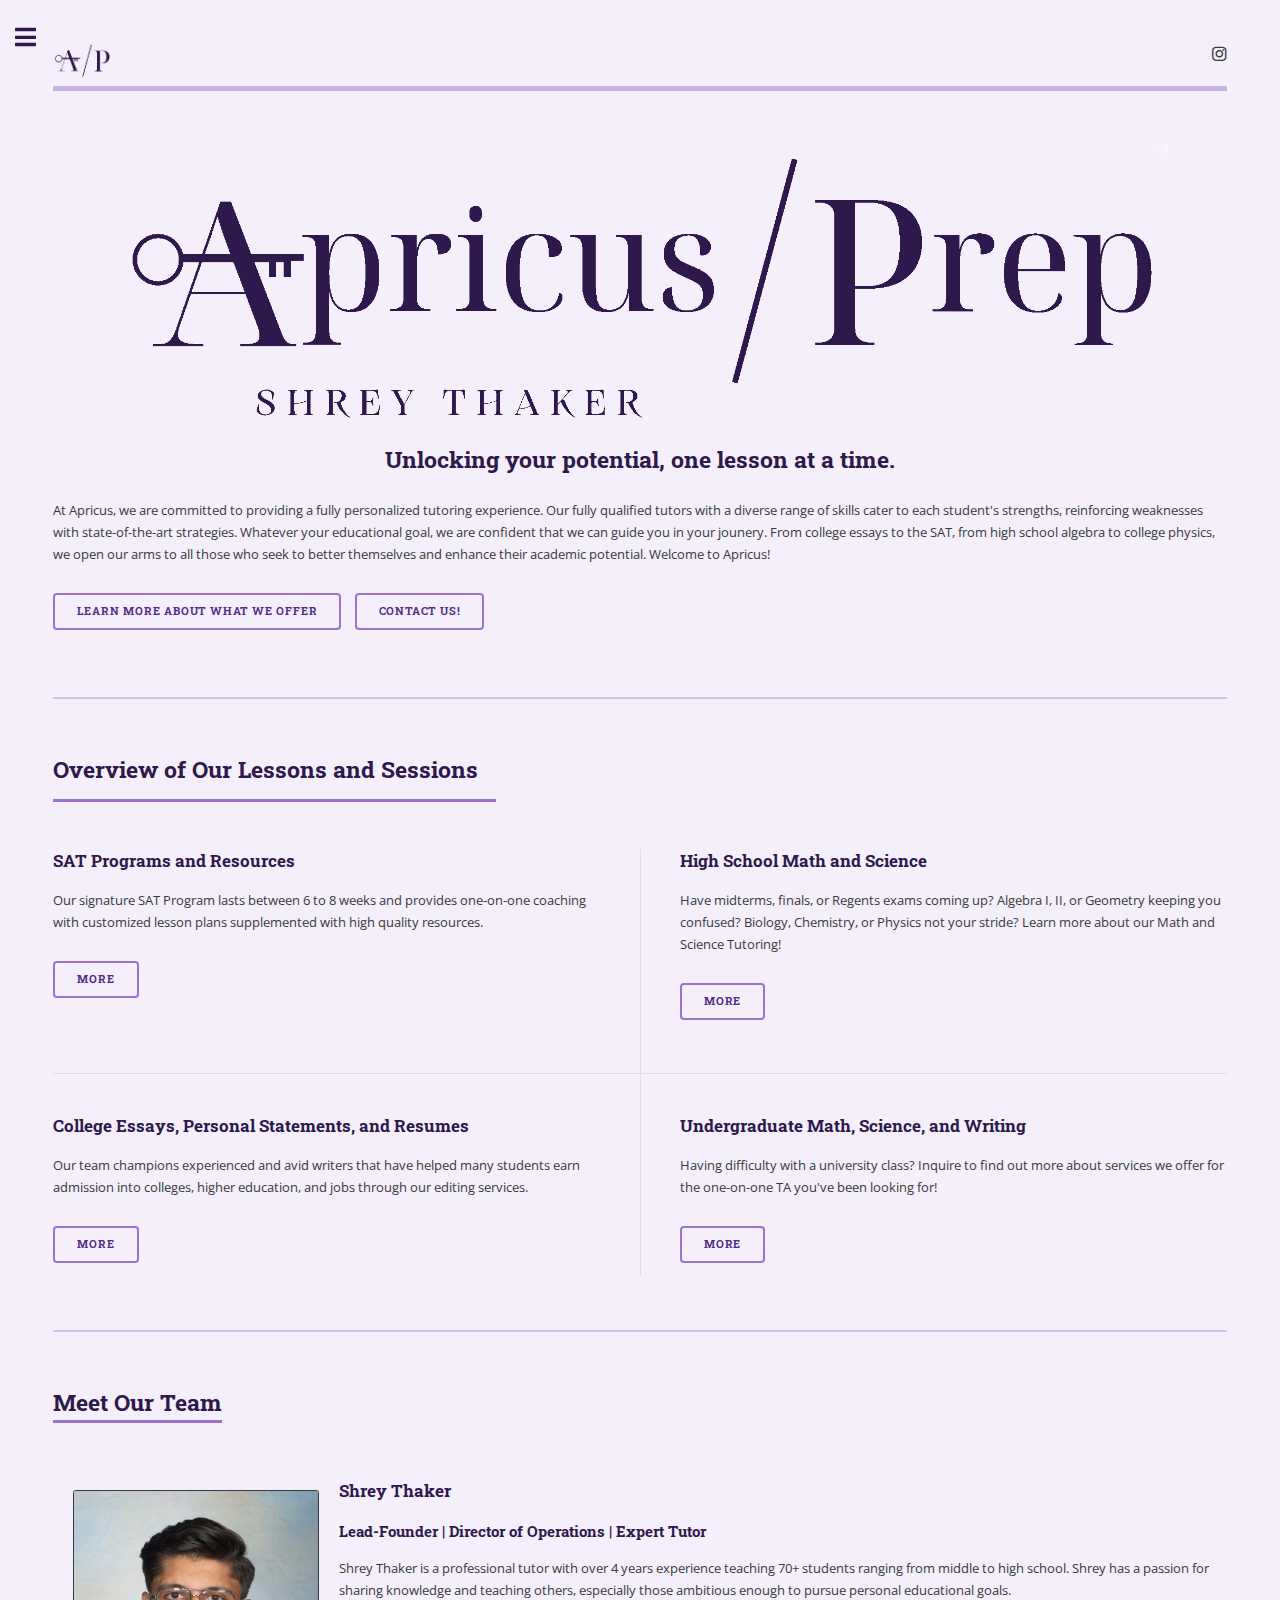
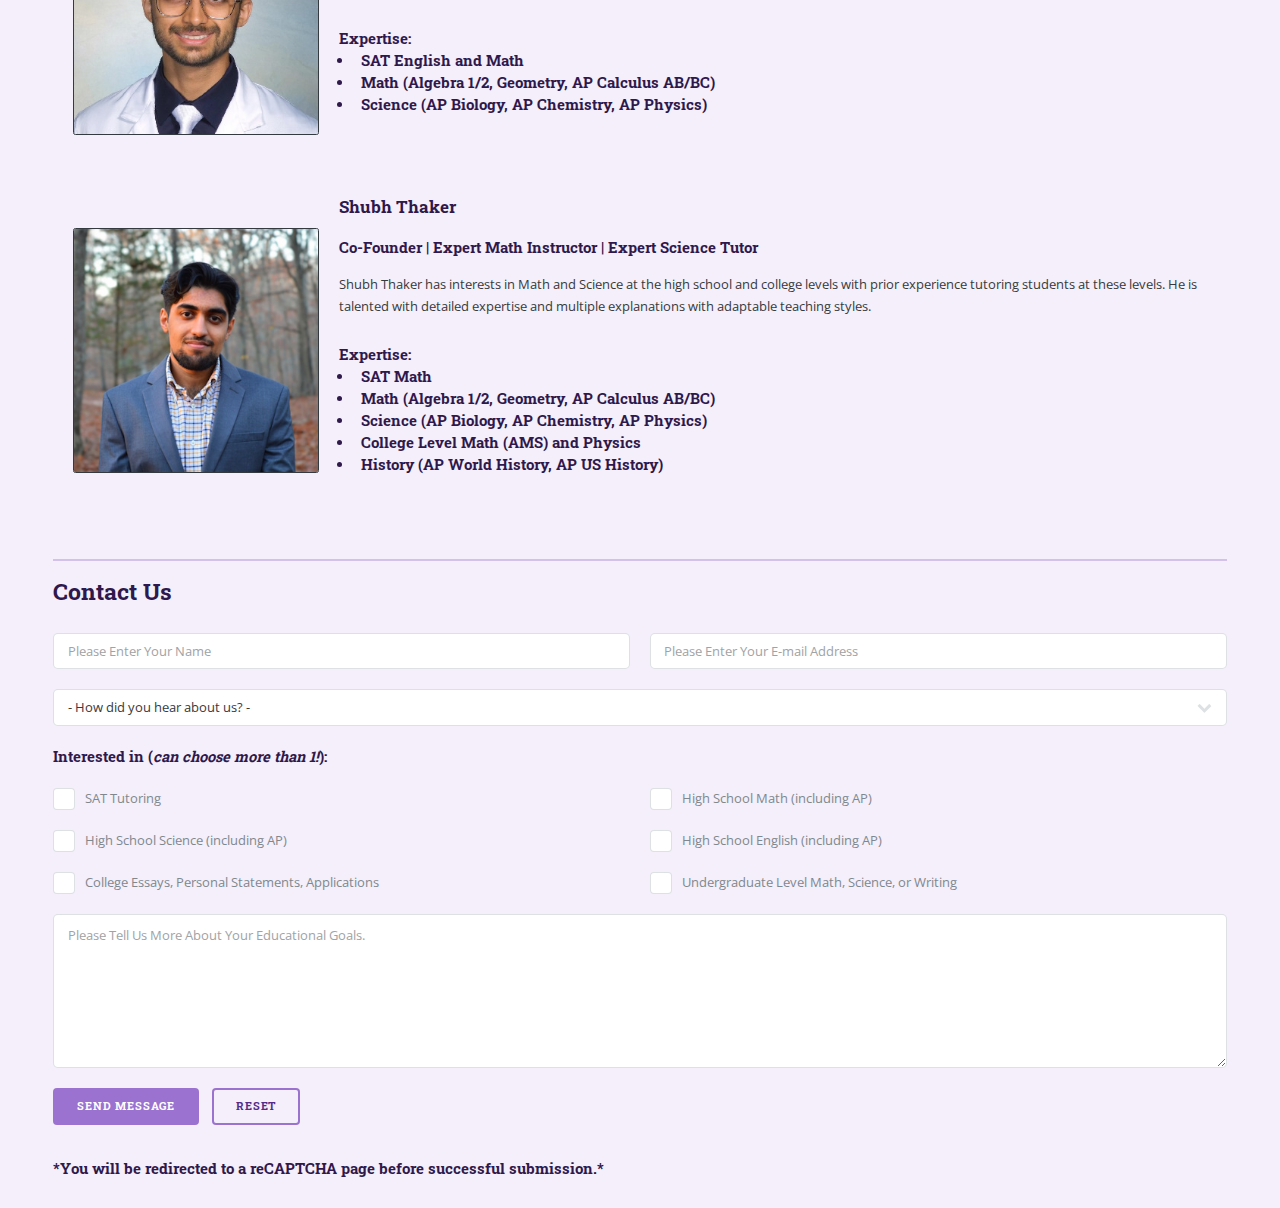
<file: index.html>
<!DOCTYPE HTML>
<!--
	Editorial by HTML5 UP
	html5up.net | @ajlkn
	Free for personal and commercial use under the CCA 3.0 license (html5up.net/license)
-->
<html>
	<head>
		<title>Apricus Prep</title>
		<meta charset="utf-8" />
		<meta name="viewport" content="width=device-width, initial-scale=1, user-scalable=no" />
		<link rel="stylesheet" href="assets/css/main.css" />
		<style>
			/* CSS Styles */
			.circle-image {
			  display: block;
			  border-radius: 1%;
			  overflow: hidden;
			  margin: 20px;
			  border: 1px solid #343a40;
			}
			.circle-image img {
			  display: block;
			  max-width: 100%;
			  height: auto;
			}
			
			.image-container {
  			  text-align: center;
			}

			.image-container img {
				max-width: 90%;
				height: auto;
			}

@media screen and (max-width: 780px) {
    .image-container img {
        max-width: 90%;
    }
}

		</style>
		<script>
			function scrollToSection() {
				var sectionElement = document.getElementById('Contact-Us'); // Replace 'sectionId' with the actual ID of the target section
				if (sectionElement) {
					sectionElement.scrollIntoView({ behavior: 'smooth' });
				}
			}
		</script>
	</head>
	<body class="is-preload">

		<!-- Wrapper -->
			<div id="wrapper">

				<!-- Main -->
					<div id="main">
						<div class="inner">

							<!-- Header -->
								<header id="header" style="padding: 3em 0 0 0">
									<a href="index.html" class="logo">
										<span class="image object">
											<img src="Raw Logos/Logo_AP_Purple_Transparent.png" style="max-width:10%"/>
										</span>
									</a>
									<ul class="icons">
										<li><a href="#" class="icon brands fa-instagram"><span class="label">Instagram</span></a></li>
									</ul>
								</header>

							<!-- Banner -->
								<section id="banner">
									<div class="content">
										<header>
											<div class="image-container">
												<img src="Raw Logos/Logo_ApricusPrep_Purple_Transparent_WithST.png" alt="">
											</div>
											<h2 style="text-align:center">Unlocking your potential, one lesson at a time.</h2>
										</header>
										
										<p>At Apricus, we are committed to providing a fully personalized tutoring experience. Our fully qualified tutors with a diverse range of skills cater to each student's strengths, reinforcing weaknesses with state-of-the-art strategies. Whatever your educational goal, we are confident that we can guide you in your jounery. From college essays to the SAT, from high school algebra to college physics, we open our arms to all those who seek to better themselves and enhance their academic potential. Welcome to Apricus!</p>
										<ul class="actions">
											<li><a href="index.html#overview" class="button big">Learn More About What We Offer</a></li>
											<li><button class="button" onclick="scrollToSection()">Contact Us!</button></li>
										</ul>
									</div>
									
								</section>


							<!-- Section -->
							<section id="overview">
								<header class="major">
									<h2>Overview of Our Lessons and Sessions</h2>
								</header>
								<div class="posts">
									<article>
										
										<h3>SAT Programs and Resources</h3>
										<p>Our signature SAT Program lasts between 6 to 8 weeks and provides one-on-one coaching with customized lesson plans supplemented with high quality resources.											 
										</p>
										<ul class="actions">
											<li><a href="sat-programs.html" class="button">More</a></li>
										</ul>
									</article>
									<article>
										
										<h3>High School Math and Science</h3>
										<p>Have midterms, finals, or Regents exams coming up? Algebra I, II, or Geometry keeping you confused? Biology, Chemistry, or Physics not your stride? Learn more about our Math and Science Tutoring!</p>
										<ul class="actions">
											<li><a href="high-school-programs.html" class="button">More</a></li>
										</ul>
									</article>
									<article>
										
										<h3>College Essays, Personal Statements, and Resumes</h3>
										<p>Our team champions experienced and avid writers that have helped many students earn admission into colleges, higher education, and jobs through our editing services.</p>
										<ul class="actions">
											<li><a href="college-statements.html" class="button">More</a></li>
										</ul>
									</article>
									<article>
										
										<h3>Undergraduate Math, Science, and Writing</h3>
										<p>Having difficulty with a university class? Inquire to find out more about services we offer for the one-on-one TA you've been looking for!</p>
										<ul class="actions">
											<li><a href="college-classes.html" class="button">More</a></li>
										</ul>
									</article>									
								</div>
							</section>

							<!-- Section -->
								<section id="team">
									<header class="major">
										<h2 style="padding: 0em 0em 0em 0em">Meet Our Team</h2>
									</header>
									<div class="features">
										<article style="width: 100%">
											<div class="circle-image">
												<img src="images/SDT Profile Pic.JPG" alt="Circle Image">
											</div>
											
											<div class="content">
												<h3>Shrey Thaker</h3>
												<h4>Lead-Founder | Director of Operations | Expert Tutor</h4>
												<p>Shrey Thaker is a professional tutor with over 4 years experience teaching 70+ students ranging from middle to high school. Shrey has a passion for sharing knowledge and teaching others, especially those ambitious enough to pursue personal educational goals.</p>
												<h4>Expertise:<br>
												<ul>
													<li>SAT English and Math</li>
													<li>Math (Algebra 1/2, Geometry, AP Calculus AB/BC)</li>
													<li>Science (AP Biology, AP Chemistry, AP Physics)</li>
												</ul>
												</h4>
											</div>
										</article>
										<article style="width: 100%">
											<div class="circle-image">
												<img src="images/Shubh Profile Pic.jpg" alt="Circle Image">
											</div>
											<div class="content">
												<h3>Shubh Thaker</h3>
												<h4>Co-Founder | Expert Math Instructor | Expert Science Tutor</h4>
												<p>Shubh Thaker has interests in Math and Science at the high school and college levels with prior experience tutoring students at these levels. He is talented with detailed expertise and multiple explanations with adaptable teaching styles.</p>
												<h4>Expertise:<br>
													<ul>
														<li>SAT Math</li>
														<li>Math (Algebra 1/2, Geometry, AP Calculus AB/BC)</li>
														<li>Science (AP Biology, AP Chemistry, AP Physics)</li>
														<li>College Level Math (AMS) and Physics</li>
														<li>History (AP World History, AP US History)</li>
													</ul>
													</h4>
											</div>
										</article>										
									</div>
								</section>

							<!-- Form -->
							
							<form id= "Contact-Us" method="post" action="https://forms.un-static.com/forms/eb4f7724806ffa20ff12748e94296d643a2fde03">
								<h2>Contact Us</h2>
								<div class="row gtr-uniform">
									<div class="col-6 col-12-xsmall">
										<input type="text" name="name" placeholder="Please Enter Your Name" required>
									</div>
									<div class="col-6 col-12-xsmall">
										<input type="email" name="email" placeholder="Please Enter Your E-mail Address" required>
									</div>
									<!-- Break -->
									<div class="col-12">
										<select name="referral" id="referral">
											<option value="">- How did you hear about us? -</option>
											<option value="Social Media">Social Media</option>
											<option value="Family/Friend">Referred by a friend/family</option>
											<option value="Flyer/Advertisement">Flyer/Advertisement</option>
											<option value="Other">Other</option>
										</select>
									</div>
									<!-- Break -->
									<div class="col-6 col-12-small">
										<h4>Interested in (<i>can choose more than 1!</i>):</h4>
									</div>
									<div>
										
									</div>
									
									<div class="col-6 col-12-small">
										<input type="checkbox" id="SAT-Tutoring" name="SAT-Tutoring">
										<label for="SAT-Tutoring">SAT Tutoring</label>
									</div>
									<div class="col-6 col-12-small">
										<input type="checkbox" id="HS-math" name="HS-math">
										<label for="HS-math">High School Math (including AP)</label>
									</div>
									<div class="col-6 col-12-small">
										<input type="checkbox" id="HS-science" name="HS-science">
										<label for="HS-science">High School Science (including AP)</label>
									</div>
									<div class="col-6 col-12-small">
										<input type="checkbox" id="HS-english" name="HS-english">
										<label for="HS-english">High School English (including AP)</label>
									</div>
									<div class="col-6 col-12-small">
										<input type="checkbox" id="apps" name="apps">
										<label for="apps">College Essays, Personal Statements, Applications</label>
									</div>
									<div class="col-6 col-12-small">
										<input type="checkbox" id="college-math-science" name="college-math-science">
										<label for="college-math-science">Undergraduate Level Math, Science, or Writing</label>
									</div>
									<!-- Break -->
									<div class="col-12">
										<textarea name="message" id="message" placeholder="Please Tell Us More About Your Educational Goals." rows="6"></textarea>
									</div>
									<!-- Break -->
									<div class="col-12">
										<ul class="actions">
											<li><input type="submit" value="Send Message" class="primary" /></li>
											<li><input type="reset" value="Reset" /></li>
										</ul>
									</div>
									<div>
										<h4>*You will be redirected to a reCAPTCHA page before successful submission.*</h4>
									</div>
								</div>
							</form>

						</div>
					</div>

				<!-- Sidebar -->
					<div id="sidebar">
						<div class="inner">

							<!-- Menu -->
								<nav id="menu">
									<header class="major">
										<h2 style="padding: 0 0 0 0">Menu</h2>
									</header>
									<ul>
										<li><a href="index.html">Apricus Prep</a></li>
										<li><a href="#team">Meet Our Team</a></li>
										<li>
											<span class="opener">What We Offer</span>
											<ul>
												<li><a href="sat-programs.html">SAT Programs and Resources</a></li>
												<li><a href="high-school-programs.html">High School Math and Science</a></li>
												<li><a href="college-statements.html">College Essays, Personal Statements, and Resumes</a></li>
												<li><a href="college-classes.html">Undergraduate Math, Science and Writing</a></li>
											</ul>
										</li>
										<li><a href="testimonials.html">Testimonials and Reviews</a></li>
										<li><a href="#Contact-Us">Contact Us</a></li>
										
									</ul>
								</nav>

							<!-- Section -->
								<section>
									<header class="major">
										<h2>Get in Touch</h2>
									</header>
									<p style="color:#343a40">Whatever your educational goals, we at Apricus are confident that we can get you to the next level of your potential. We welcome all inquiries, so please reach out!</p>
									<ul class="contact">
										<li><a href="#Contact-Us" class="button">Contact Us</a></li>
										<li class="icon solid fa-envelope" style="color:#343a40; padding-left: 3em;"><a href="#Contact-Us">tutor@apricusprep.com</a></li>										
									</ul>
								</section>

							<!-- Footer -->
								<footer id="footer">
									<p class="copyright" style="color:#343a40">&copy; ApricusPrep 2023. All rights reserved.</a></p>
								</footer>

						</div>
					</div>

			</div>

		<!-- Scripts -->
			<script src="assets/js/jquery.min.js"></script>
			<script src="assets/js/browser.min.js"></script>
			<script src="assets/js/breakpoints.min.js"></script>
			<script src="assets/js/util.js"></script>
			<script src="assets/js/main.js"></script>

	</body>
</html>
</file>
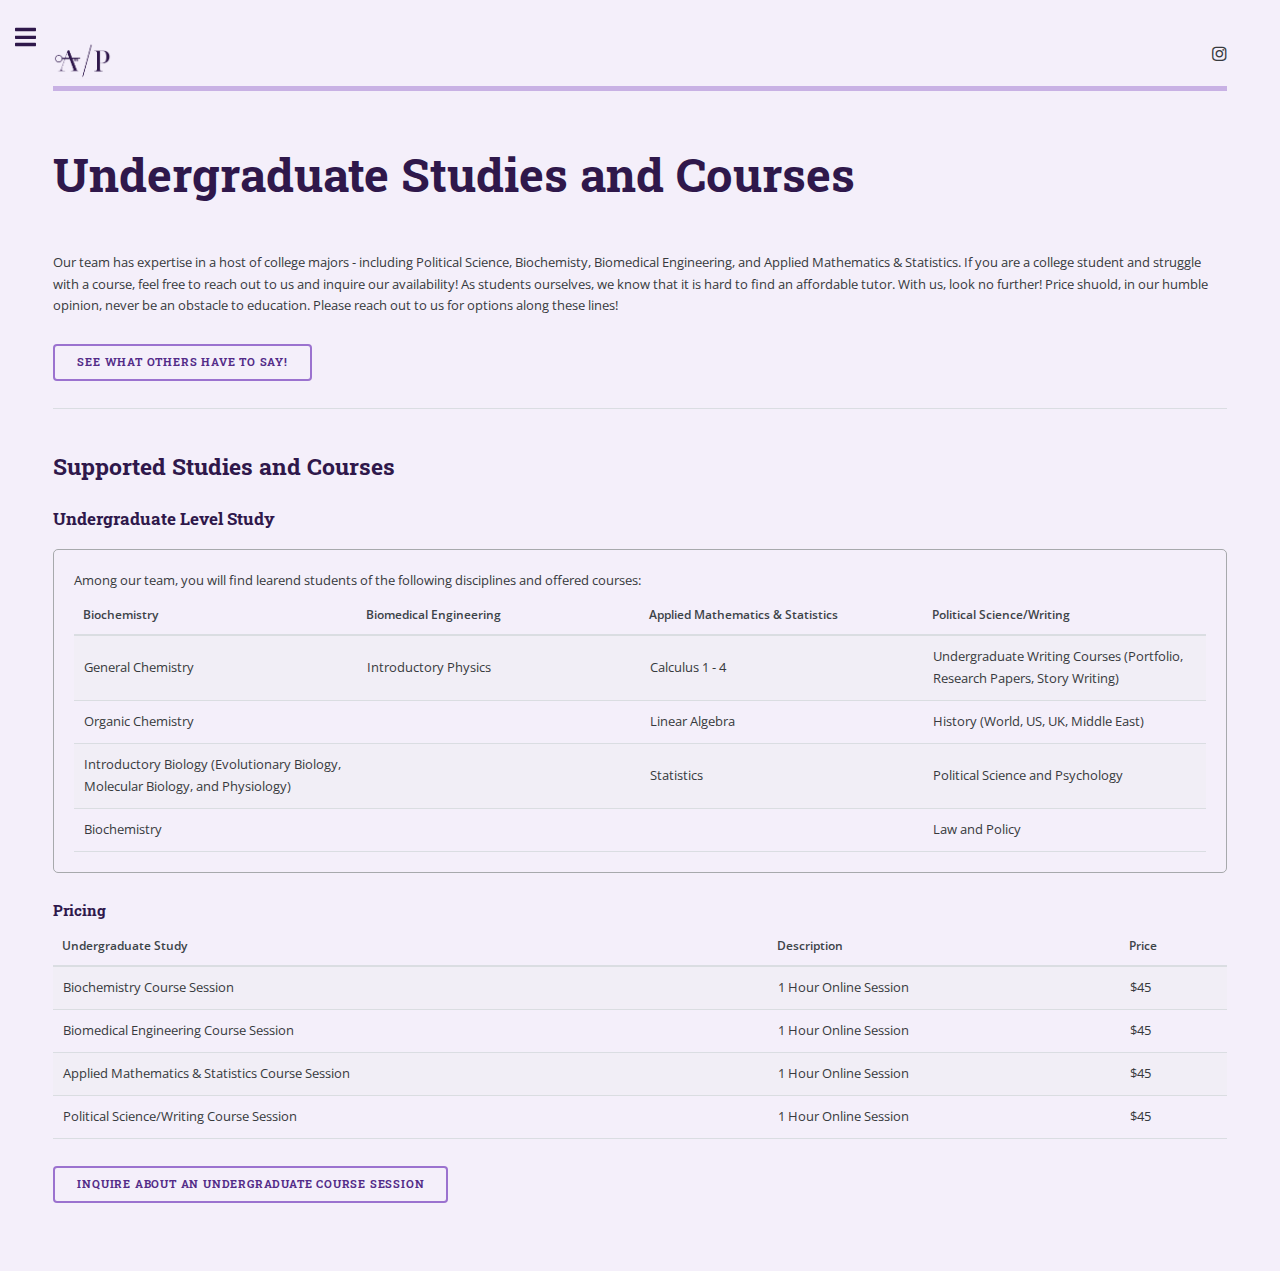
<file: college-classes.html>
<!DOCTYPE HTML>
<!--
	Editorial by HTML5 UP
	html5up.net | @ajlkn
	Free for personal and commercial use under the CCA 3.0 license (html5up.net/license)
-->
<html>
	<head>
		<title>Apricus Prep - College Classes</title>
		<meta charset="utf-8" />
		<meta name="viewport" content="width=device-width, initial-scale=1, user-scalable=no" />
		<link rel="stylesheet" href="assets/css/main.css" />
	</head>
	<body class="is-preload">

		<!-- Wrapper -->
			<div id="wrapper">

				<!-- Main -->
					<div id="main">
						<div class="inner">

							<!-- Header -->
								<header id="header" style="padding: 3em 0 0 0">
									<a href="index.html" class="logo">
										<span class="image object">
											<img src="Raw Logos/Logo_AP_Purple_Transparent.png" style="max-width:10%"/>
										</span>
									</a>
									<ul class="icons">
										<li><a href="#" class="icon brands fa-instagram"><span class="label">Instagram</span></a></li>
									</ul>
								</header>

							<!-- Content -->
								<section>
									<header class="main">
										<h1>Undergraduate Studies and Courses</h1>
									</header>

									<!--<span class="image main"><img src="images/pic11.jpg" alt="" /></span> -->

									<p>Our team has expertise in a host of college majors - including Political Science, Biochemisty, Biomedical Engineering, and Applied Mathematics & Statistics. If you are a college student and struggle with a course, feel free to reach out to us and inquire our availability! As students ourselves, we know that it is hard to find an affordable tutor. With us, look no further! Price shuold, in our humble opinion, never be an obstacle to education. Please reach out to us for options along these lines!</p>
									
									<ul class="actions" style="padding-bottom: 0; margin-bottom: 0;">
										<li><a href="testimonials.html" class="button big">See what others have to say!</a></li>										
									</ul>

									<hr class="major" style="margin-top:1em;"/>

									<h2>Supported Studies and Courses</h2>
									<h3>Undergraduate Level Study</h3>
									<div class="box">
										<p style="margin-bottom: 1em;">Among our team, you will find learend students of the following disciplines and offered courses:</p>
										<table>
											<thead>
												<tr>
													<th style="width:25%;">Biochemistry</th>
													<th style="width:25%;">Biomedical Engineering</th>
													<th style="width:25%;">Applied Mathematics & Statistics</th>
													<th style="width:25%;">Political Science/Writing</th>
												</tr>
											</thead>
											<tbody>
												<tr>
													<td style="vertical-align: middle;">General Chemistry</td>
													<td style="vertical-align: middle;">Introductory Physics</td>
													<td style="vertical-align: middle;">Calculus 1 - 4</td>
													<td style="vertical-align: middle;">Undergraduate Writing Courses (Portfolio, Research Papers, Story Writing)</td>
												</tr>
												<tr>
													<td style="vertical-align: middle;">Organic Chemistry</td>
													<td></td>
													<td style="vertical-align: middle;">Linear Algebra</td>
													<td style="vertical-align: middle;">History (World, US, UK, Middle East)</td>
												</tr>
												<tr>
													<td style="vertical-align: middle;">Introductory Biology (Evolutionary Biology, Molecular Biology, and Physiology)</td>
													<td></td>
													<td style="vertical-align: middle;">Statistics</td>
													<td style="vertical-align: middle;">Political Science and Psychology</td>
												</tr>
												<tr>
													<td style="vertical-align: middle;">Biochemistry</td>
													<td></td>
													<td></td>
													<td style="vertical-align: middle;">Law and Policy</td>
												</tr>												
											</tbody>															
										</table>
										
									</div>

									<h4>Pricing</h4>
													<div class="table-wrapper">
														<table>
															<thead>
																<tr>
																	<th>Undergraduate Study</th>
																	<th>Description</th>
																	<th>Price</th>
																</tr>
															</thead>
															<tbody>
																<tr>
																	<td>Biochemistry Course Session</td>
																	<td>1 Hour Online Session</td>
																	<td>$45</td>
																</tr>
																<tr>
																	<td>Biomedical Engineering Course Session</td>
																	<td>1 Hour Online Session</td>
																	<td>$45</td>
																</tr>
																<tr>
																	<td>Applied Mathematics & Statistics Course Session</td>
																	<td>1 Hour Online Session</td>
																	<td>$45</td>
																</tr>
																<tr>
																	<td>Political Science/Writing Course Session</td>
																	<td>1 Hour Online Session</td>
																	<td>$45</td>
																</tr>																
															</tbody>															
														</table>
													</div>
																		
									<ul class="actions">
										<li><a href="index.html#Contact-Us" class="button big">Inquire about an Undergraduate Course Session</a></li>
									</ul>									
								</section>

						</div>
					</div>

				<!-- Sidebar -->
				<div id="sidebar">
					<div class="inner">

						<!-- Menu -->
							<nav id="menu">
								<header class="major">
									<h2 style="padding: 0 0 0 0">Menu</h2>
								</header>
								<ul>
									<li><a href="index.html">Apricus Prep</a></li>
									<li><a href="index.html#team">Meet Our Team</a></li>
									<li>
										<span class="opener">What We Offer</span>
										<ul>
											<li><a href="sat-programs.html">SAT Programs and Resources</a></li>
											<li><a href="high-school-programs.html">High School Math and Science</a></li>
											<li><a href="college-statements.html">College Essays, Personal Statements, and Resumes</a></li>
											<li><a href="college-classes.html">Undergraduate Math, Science and Writing</a></li>
										</ul>
									</li>
									<li><a href="testimonials.html">Testimonials and Reviews</a></li>
									<li><a href="index.html#Contact-Us">Contact Us</a></li>
									
								</ul>
							</nav>

						<!-- Section -->
							<section>
								<header class="major">
									<h2>Get in Touch</h2>
								</header>
								<p style="color:#343a40">Whatever your educational goals, we at Apricus are confident that we can get you to the next level of your potential. We welcome all inquiries, so please reach out!</p>
								<ul class="contact">
									<li><a href="index.html#Contact-Us" class="button">Contact Us</a></li>
									<li class="icon solid fa-envelope" style="color:#343a40; padding-left: 3em;"><a href="index.html#Contact-Us">tutor@apricusprep.com</a></li>										
								</ul>
							</section>

						<!-- Footer -->
							<footer id="footer">
								<p class="copyright" style="color:#343a40">&copy; ApricusPrep 2023. All rights reserved.</a></p>
							</footer>

					</div>
				</div>

			</div>

		<!-- Scripts -->
			<script src="assets/js/jquery.min.js"></script>
			<script src="assets/js/browser.min.js"></script>
			<script src="assets/js/breakpoints.min.js"></script>
			<script src="assets/js/util.js"></script>
			<script src="assets/js/main.js"></script>

	</body>
</html>
</file>
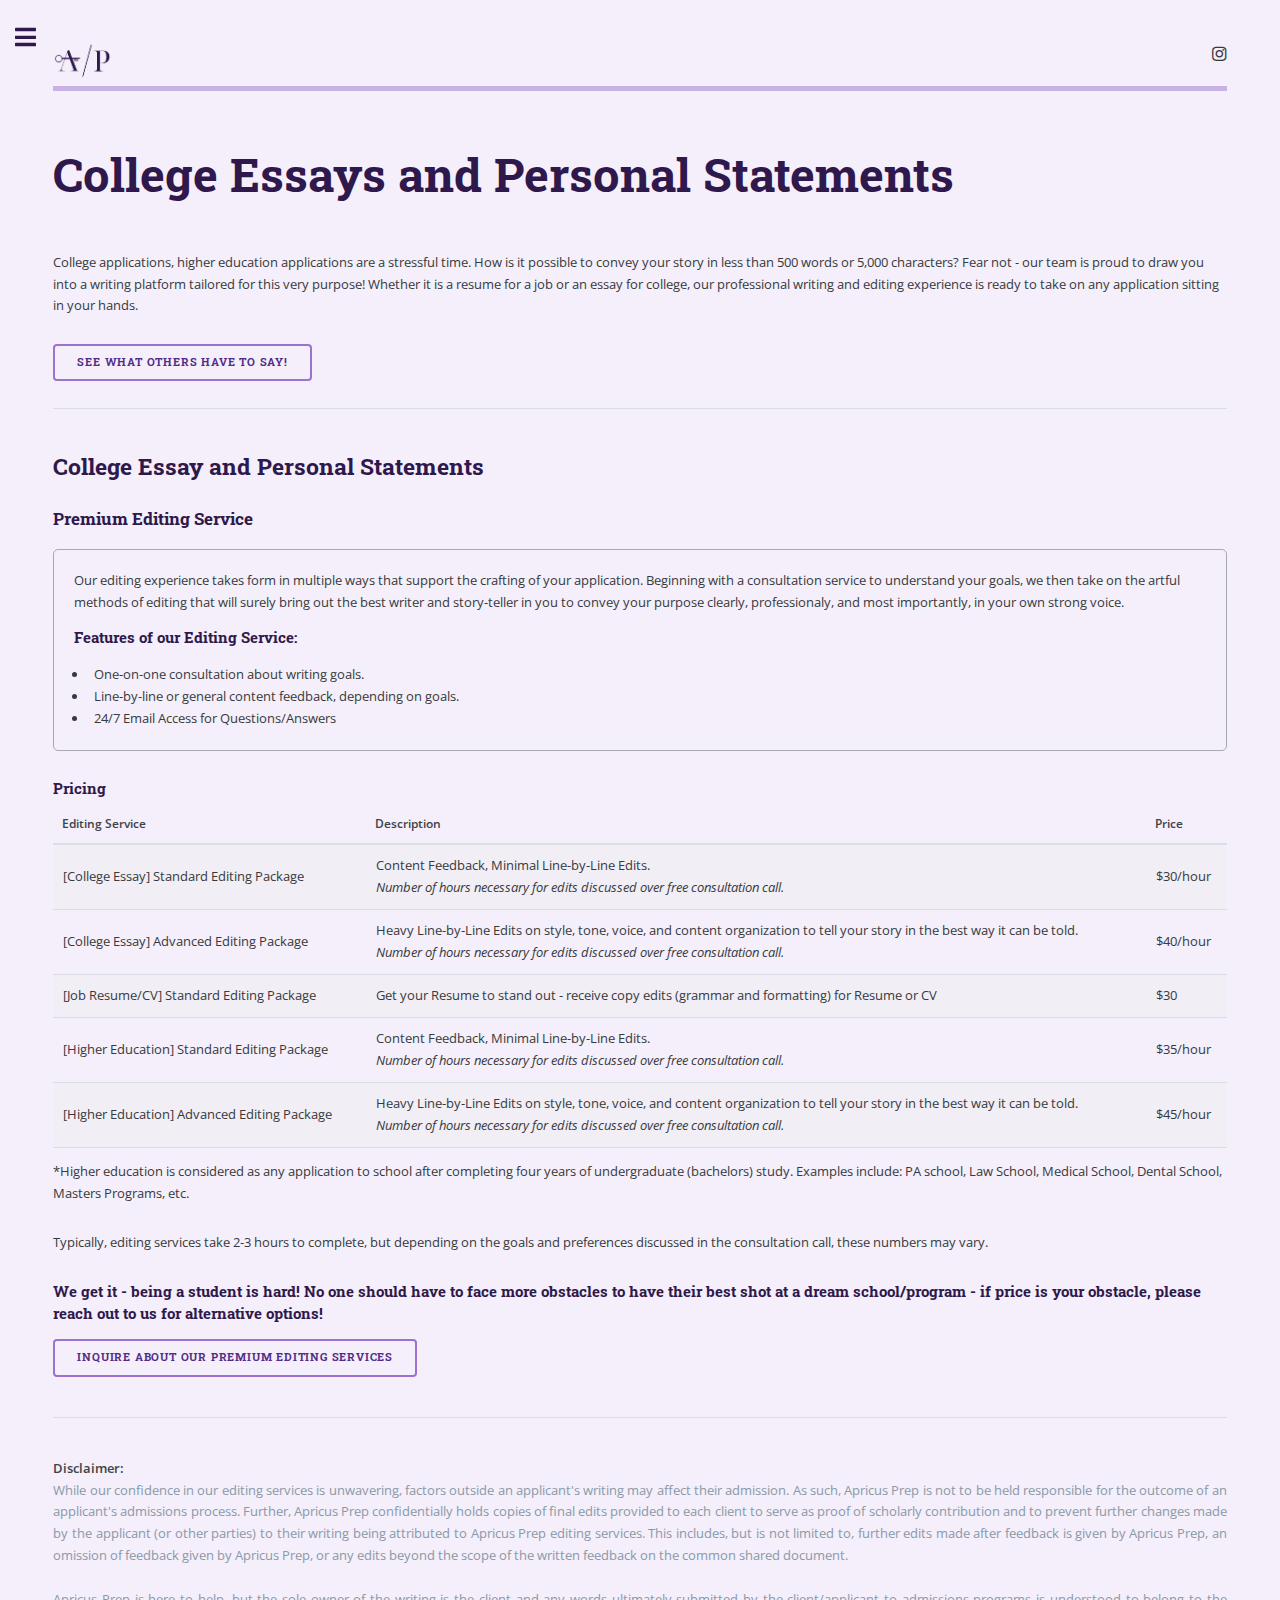
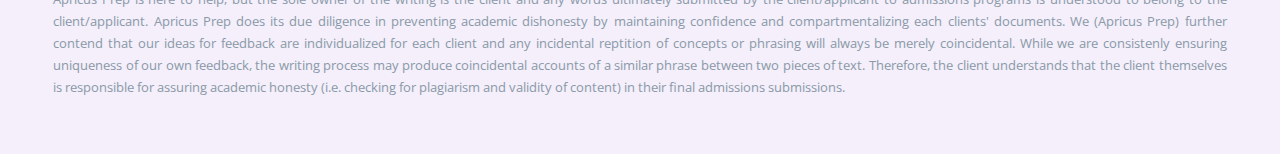
<file: college-statements.html>
<!DOCTYPE HTML>
<!--
	Editorial by HTML5 UP
	html5up.net | @ajlkn
	Free for personal and commercial use under the CCA 3.0 license (html5up.net/license)
-->
<html>
	<head>
		<title>Apricus Prep - College Statements</title>
		<meta charset="utf-8" />
		<meta name="viewport" content="width=device-width, initial-scale=1, user-scalable=no" />
		<link rel="stylesheet" href="assets/css/main.css" />
	</head>
	<body class="is-preload">

		<!-- Wrapper -->
			<div id="wrapper">

				<!-- Main -->
					<div id="main">
						<div class="inner">

							<!-- Header -->
								<header id="header" style="padding: 3em 0 0 0">
									<a href="index.html" class="logo">
										<span class="image object">
											<img src="Raw Logos/Logo_AP_Purple_Transparent.png" style="max-width:10%"/>
										</span>
									</a>
									<ul class="icons">
										<li><a href="#" class="icon brands fa-instagram"><span class="label">Instagram</span></a></li>
									</ul>
								</header>

							<!-- Content -->
								<section>
									<header class="main">
										<h1>College Essays and Personal Statements</h1>
									</header>

									<!--<span class="image main"><img src="images/pic11.jpg" alt="" /></span> -->

									<p>College applications, higher education applications are a stressful time. How is it possible to convey your story in less than 500 words or 5,000 characters? Fear not - our team is proud to draw you into a writing platform tailored for this very purpose! Whether it is a resume for a job or an essay for college, our professional writing and editing experience is ready to take on any application sitting in your hands.</p>
									
									<ul class="actions" style="padding-bottom: 0; margin-bottom: 0;">
										<li><a href="testimonials.html" class="button big">See what others have to say!</a></li>										
									</ul>

									<hr class="major" style="margin-top:1em;"/>

									<h2>College Essay and Personal Statements</h2>
									<h3>Premium Editing Service</h3>
									<div class="box">
										<p style="margin-bottom: 1em;">Our editing experience takes form in multiple ways that support the crafting of your application. Beginning with a consultation service to understand your goals, we then take on the artful methods of editing that will surely bring out the best writer and story-teller in you to convey your purpose clearly, professionaly, and most importantly, in your own strong voice. </p>
										<h4>Features of our Editing Service:</h4>
										<ul>
											<li>One-on-one consultation about writing goals.</li>
											<li>Line-by-line or general content feedback, depending on goals.</li>
											<li>24/7 Email Access for Questions/Answers</li>
										</ul>
									</div>

									<h4>Pricing</h4>
													<div class="table-wrapper">
														<table style="margin-bottom: 1em;">
															<thead>
																<tr>
																	<th>Editing Service</th>
																	<th>Description</th>
																	<th>Price</th>
																</tr>
															</thead>
															<tbody>
																<tr>
																	<td style="vertical-align: middle;">[College Essay] Standard Editing Package</td>
																	<td>Content Feedback, Minimal Line-by-Line Edits. <br>
																		<i>Number of hours necessary for edits discussed over free consultation call.</i></td>
																	<td style="vertical-align: middle;">$30/hour</td>
																</tr>
																<tr>
																	<td style="vertical-align: middle;">[College Essay] Advanced Editing Package</td>
																	<td>Heavy Line-by-Line Edits on style, tone, voice, and content organization to tell your story in the best way it can be told.<br>
																		<i>Number of hours necessary for edits discussed over free consultation call.</i></td>
																	<td style="vertical-align: middle;">$40/hour</td>
																</tr>
																<tr>
																	<td>[Job Resume/CV] Standard Editing Package</td>
																	<td>Get your Resume to stand out - receive copy edits (grammar and formatting) for Resume or CV</td>
																	<td>$30</td>
																</tr>
																<tr>
																	<td style="vertical-align: middle;">[Higher Education] Standard Editing Package</td>
																	<td>Content Feedback, Minimal Line-by-Line Edits. <br>
																		<i>Number of hours necessary for edits discussed over free consultation call.</i></td>
																	<td style="vertical-align: middle;">$35/hour</td>
																</tr>
																<tr>
																	<td style="vertical-align: middle;">[Higher Education] Advanced Editing Package</td>
																	<td>Heavy Line-by-Line Edits on style, tone, voice, and content organization to tell your story in the best way it can be told.<br>
																		<i>Number of hours necessary for edits discussed over free consultation call.</i></td>
																	<td style="vertical-align: middle;">$45/hour</td>
																</tr>																
															</tbody>															
														</table>
														<p>*Higher education is considered as any application to school after completing four years of undergraduate (bachelors) study. Examples include: PA school, Law School, Medical School, Dental School, Masters Programs, etc.</p>
														<p>Typically, editing services take 2-3 hours to complete, but depending on the goals and preferences discussed in the consultation call, these numbers may vary.</p>
														<h4>We get it - being a student is hard! No one should have to face more obstacles to have their best shot at a dream school/program - if price is your obstacle, please reach out to us for alternative options! </h4>
													</div>
																		
									<ul class="actions">
										<li><a href="index.html#Contact-Us" class="button big">Inquire about our Premium Editing Services</a></li>
									</ul>
									
									<hr class="major" style="margin-top:1em;"/>
									<p style="color:#8a99a8; text-align: justify; text-indent: 2 em;"><b>Disclaimer:</b> <br>
										 While our confidence in our editing services is unwavering, factors outside an applicant's writing may affect their admission. As such, Apricus Prep is not to be held responsible for the outcome of an applicant's admissions process. Further, Apricus Prep confidentially holds copies of final edits provided to each client to serve as proof of scholarly contribution and to prevent further changes made by the applicant (or other parties) to their writing being attributed to Apricus Prep editing services. This includes, but is not limited to, further edits made after feedback is given by Apricus Prep, an omission of feedback given by Apricus Prep, or any edits beyond the scope of the written feedback on the common shared document. <br>
										<br>
										 Apricus Prep is here to help, but the sole owner of the writing is the client and any words ultimately submitted by the client/applicant to admissions programs is understood to belong to the client/applicant. Apricus Prep does its due diligence in preventing academic dishonesty by maintaining confidence and compartmentalizing each clients' documents. We (Apricus Prep) further contend that our ideas for feedback are individualized for each client and any incidental reptition of concepts or phrasing will always be merely coincidental. While we are consistenly ensuring uniqueness of our own feedback, the writing process may produce coincidental accounts of a similar phrase between two pieces of text. Therefore, the client understands that the client themselves is responsible for assuring academic honesty (i.e. checking for plagiarism and validity of content) in their final admissions submissions. </p>
										

								</section>

						</div>
					</div>

				<!-- Sidebar -->
				<div id="sidebar">
					<div class="inner">

						<!-- Menu -->
							<nav id="menu">
								<header class="major">
									<h2 style="padding: 0 0 0 0">Menu</h2>
								</header>
								<ul>
									<li><a href="index.html">Apricus Prep</a></li>
									<li><a href="index.html#team">Meet Our Team</a></li>
									<li>
										<span class="opener">What We Offer</span>
										<ul>
											<li><a href="sat-programs.html">SAT Programs and Resources</a></li>
											<li><a href="high-school-programs.html">High School Math and Science</a></li>
											<li><a href="college-statements.html">College Essays, Personal Statements, and Resumes</a></li>
											<li><a href="college-classes.html">Undergraduate Math, Science and Writing</a></li>
										</ul>
									</li>
									<li><a href="testimonials.html">Testimonials and Reviews</a></li>
									<li><a href="index.html#Contact-Us">Contact Us</a></li>
									
								</ul>
							</nav>

						<!-- Section -->
							<section>
								<header class="major">
									<h2>Get in Touch</h2>
								</header>
								<p style="color:#343a40">Whatever your educational goals, we at Apricus are confident that we can get you to the next level of your potential. We welcome all inquiries, so please reach out!</p>
								<ul class="contact">
									<li><a href="index.html#Contact-Us" class="button">Contact Us</a></li>
									<li class="icon solid fa-envelope" style="color:#343a40; padding-left: 3em;"><a href="index.html#Contact-Us">tutor@apricusprep.com</a></li>										
								</ul>
							</section>

						<!-- Footer -->
							<footer id="footer">
								<p class="copyright" style="color:#343a40">&copy; ApricusPrep 2023. All rights reserved.</a></p>
							</footer>

					</div>
				</div>

			</div>

		<!-- Scripts -->
			<script src="assets/js/jquery.min.js"></script>
			<script src="assets/js/browser.min.js"></script>
			<script src="assets/js/breakpoints.min.js"></script>
			<script src="assets/js/util.js"></script>
			<script src="assets/js/main.js"></script>

	</body>
</html>
</file>
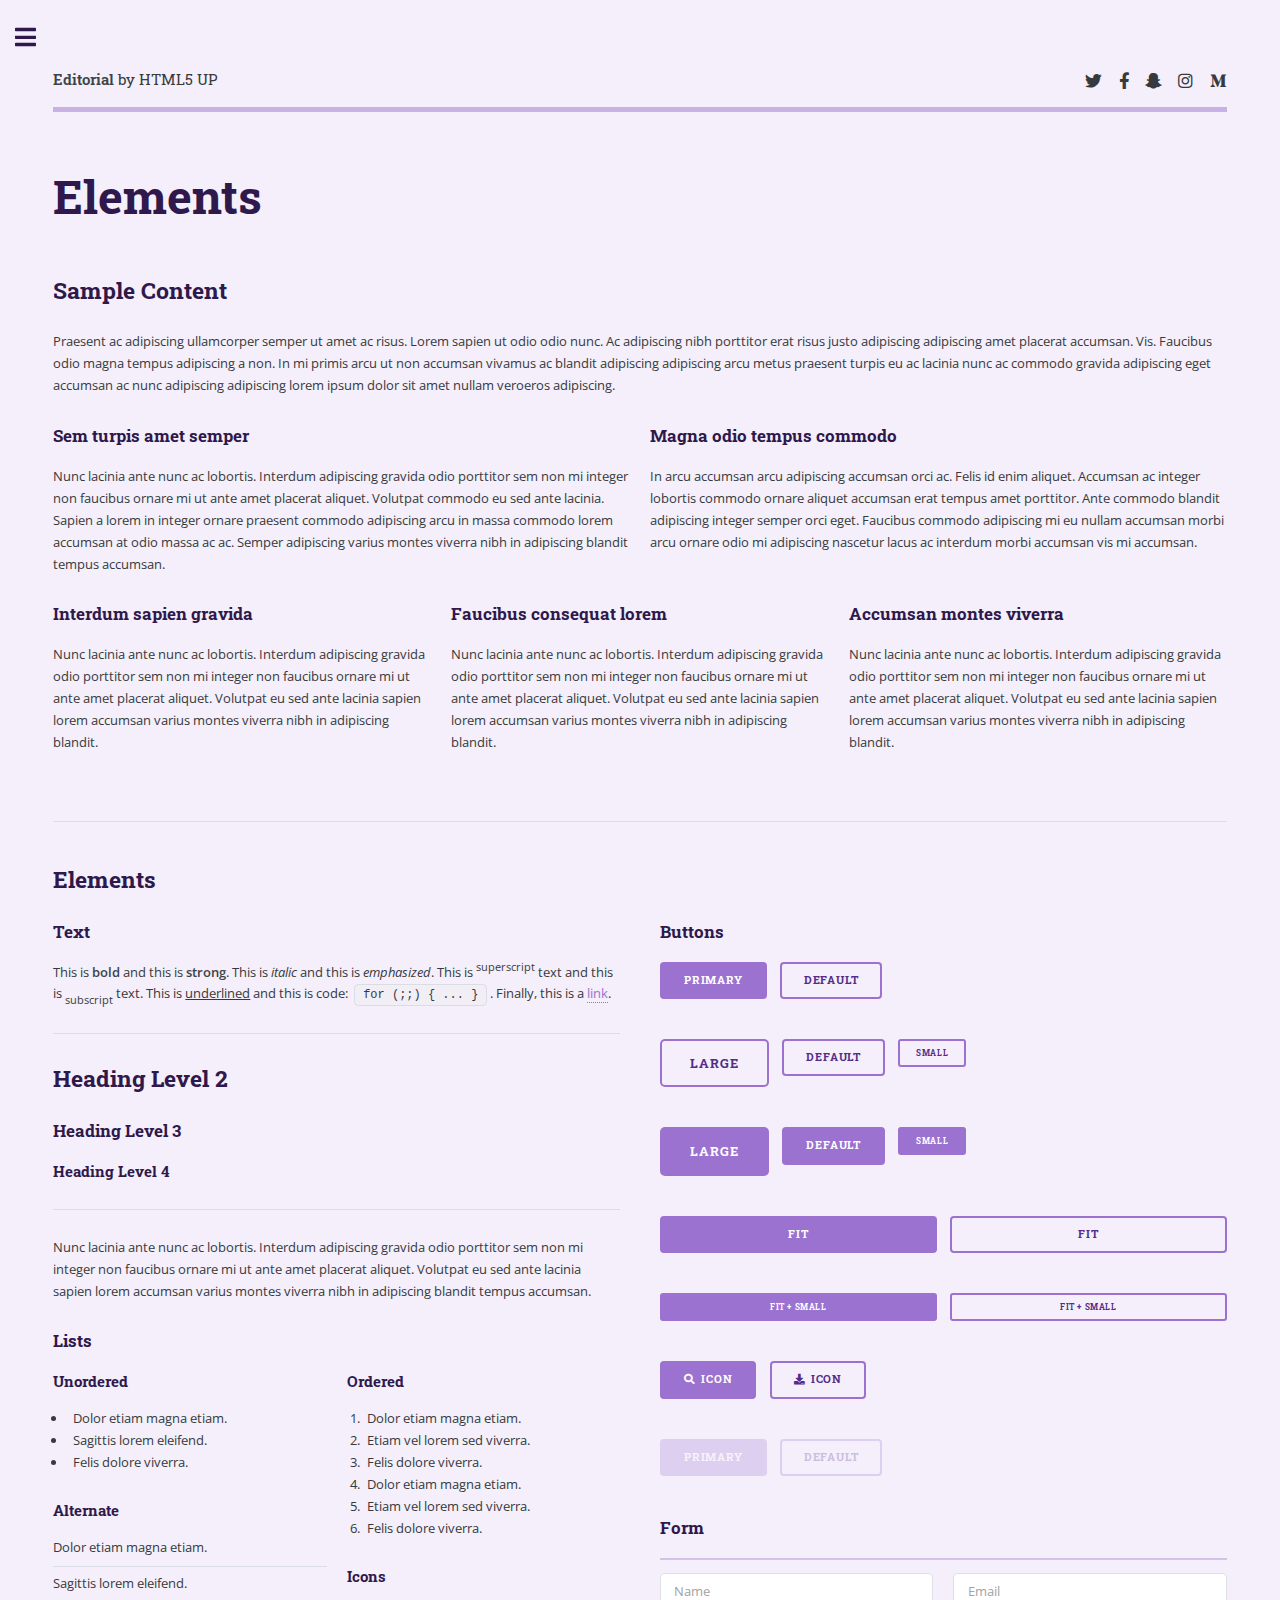
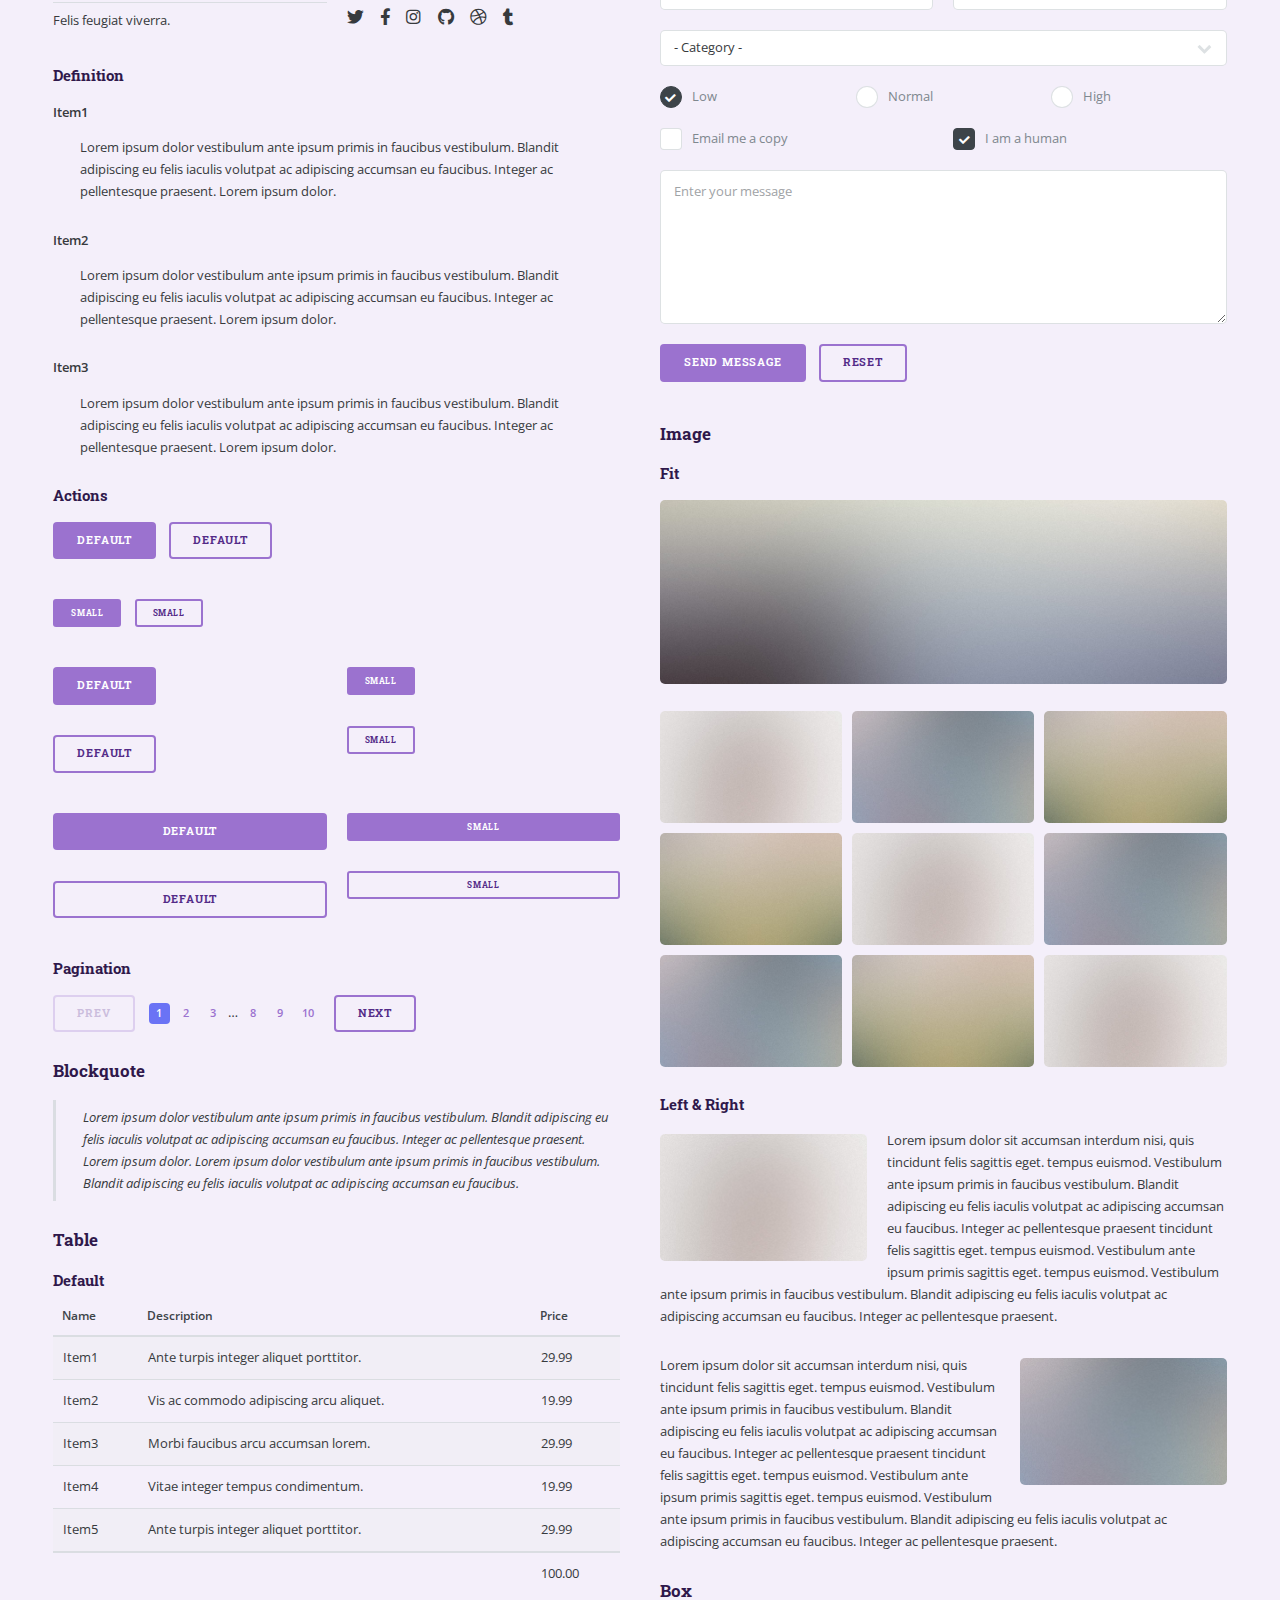
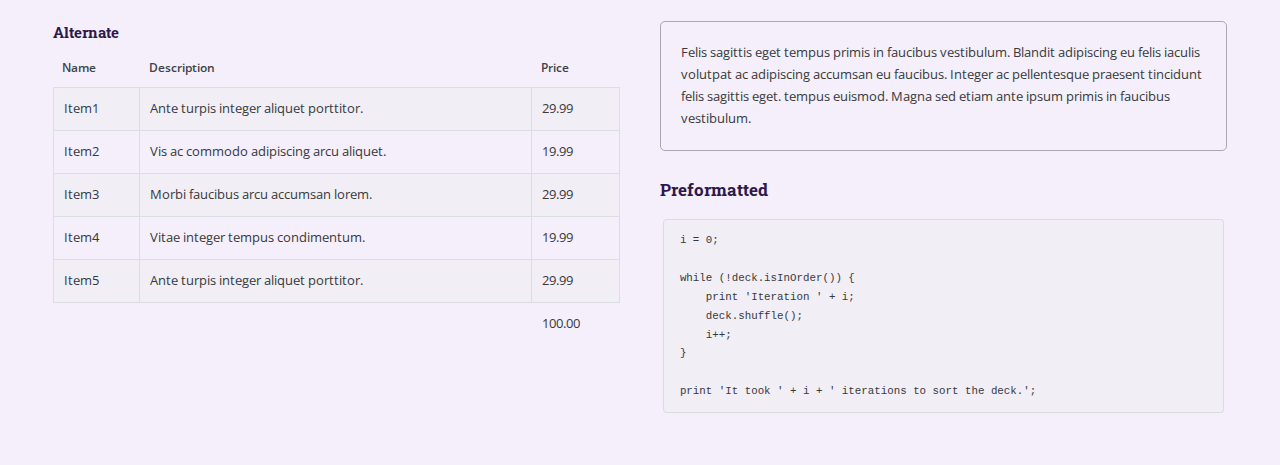
<file: elements.html>
<!DOCTYPE HTML>
<!--
	Editorial by HTML5 UP
	html5up.net | @ajlkn
	Free for personal and commercial use under the CCA 3.0 license (html5up.net/license)
-->
<html>
	<head>
		<title>Elements - Editorial by HTML5 UP</title>
		<meta charset="utf-8" />
		<meta name="viewport" content="width=device-width, initial-scale=1, user-scalable=no" />
		<link rel="stylesheet" href="assets/css/main.css" />
	</head>
	<body class="is-preload">

		<!-- Wrapper -->
			<div id="wrapper">

				<!-- Main -->
					<div id="main">
						<div class="inner">

							<!-- Header -->
								<header id="header">
									<a href="index.html" class="logo"><strong>Editorial</strong> by HTML5 UP</a>
									<ul class="icons">
										<li><a href="#" class="icon brands fa-twitter"><span class="label">Twitter</span></a></li>
										<li><a href="#" class="icon brands fa-facebook-f"><span class="label">Facebook</span></a></li>
										<li><a href="#" class="icon brands fa-snapchat-ghost"><span class="label">Snapchat</span></a></li>
										<li><a href="#" class="icon brands fa-instagram"><span class="label">Instagram</span></a></li>
										<li><a href="#" class="icon brands fa-medium-m"><span class="label">Medium</span></a></li>
									</ul>
								</header>

							<!-- Content -->
								<section>
									<header class="main">
										<h1>Elements</h1>
									</header>

									<!-- Content -->
										<h2 id="content">Sample Content</h2>
										<p>Praesent ac adipiscing ullamcorper semper ut amet ac risus. Lorem sapien ut odio odio nunc. Ac adipiscing nibh porttitor erat risus justo adipiscing adipiscing amet placerat accumsan. Vis. Faucibus odio magna tempus adipiscing a non. In mi primis arcu ut non accumsan vivamus ac blandit adipiscing adipiscing arcu metus praesent turpis eu ac lacinia nunc ac commodo gravida adipiscing eget accumsan ac nunc adipiscing adipiscing lorem ipsum dolor sit amet nullam veroeros adipiscing.</p>
										<div class="row">
											<div class="col-6 col-12-small">
												<h3>Sem turpis amet semper</h3>
												<p>Nunc lacinia ante nunc ac lobortis. Interdum adipiscing gravida odio porttitor sem non mi integer non faucibus ornare mi ut ante amet placerat aliquet. Volutpat commodo eu sed ante lacinia. Sapien a lorem in integer ornare praesent commodo adipiscing arcu in massa commodo lorem accumsan at odio massa ac ac. Semper adipiscing varius montes viverra nibh in adipiscing blandit tempus accumsan.</p>
											</div>
											<div class="col-6 col-12-small">
												<h3>Magna odio tempus commodo</h3>
												<p>In arcu accumsan arcu adipiscing accumsan orci ac. Felis id enim aliquet. Accumsan ac integer lobortis commodo ornare aliquet accumsan erat tempus amet porttitor. Ante commodo blandit adipiscing integer semper orci eget. Faucibus commodo adipiscing mi eu nullam accumsan morbi arcu ornare odio mi adipiscing nascetur lacus ac interdum morbi accumsan vis mi accumsan.</p>
											</div>
											<!-- Break -->
											<div class="col-4 col-12-medium">
												<h3>Interdum sapien gravida</h3>
												<p>Nunc lacinia ante nunc ac lobortis. Interdum adipiscing gravida odio porttitor sem non mi integer non faucibus ornare mi ut ante amet placerat aliquet. Volutpat eu sed ante lacinia sapien lorem accumsan varius montes viverra nibh in adipiscing blandit.</p>
											</div>
											<div class="col-4 col-12-medium">
												<h3>Faucibus consequat lorem</h3>
												<p>Nunc lacinia ante nunc ac lobortis. Interdum adipiscing gravida odio porttitor sem non mi integer non faucibus ornare mi ut ante amet placerat aliquet. Volutpat eu sed ante lacinia sapien lorem accumsan varius montes viverra nibh in adipiscing blandit.</p>
											</div>
											<div class="col-4 col-12-medium">
												<h3>Accumsan montes viverra</h3>
												<p>Nunc lacinia ante nunc ac lobortis. Interdum adipiscing gravida odio porttitor sem non mi integer non faucibus ornare mi ut ante amet placerat aliquet. Volutpat eu sed ante lacinia sapien lorem accumsan varius montes viverra nibh in adipiscing blandit.</p>
											</div>
										</div>

									<hr class="major" />

									<!-- Elements -->
										<h2 id="elements">Elements</h2>
										<div class="row gtr-200">
											<div class="col-6 col-12-medium">

												<!-- Text stuff -->
													<h3>Text</h3>
													<p>This is <b>bold</b> and this is <strong>strong</strong>. This is <i>italic</i> and this is <em>emphasized</em>.
													This is <sup>superscript</sup> text and this is <sub>subscript</sub> text.
													This is <u>underlined</u> and this is code: <code>for (;;) { ... }</code>.
													Finally, this is a <a href="#">link</a>.</p>
													<hr />
													<h2>Heading Level 2</h2>
													<h3>Heading Level 3</h3>
													<h4>Heading Level 4</h4>
													<hr />
													<p>Nunc lacinia ante nunc ac lobortis. Interdum adipiscing gravida odio porttitor sem non mi integer non faucibus ornare mi ut ante amet placerat aliquet. Volutpat eu sed ante lacinia sapien lorem accumsan varius montes viverra nibh in adipiscing blandit tempus accumsan.</p>

												<!-- Lists -->
													<h3>Lists</h3>
													<div class="row">
														<div class="col-6 col-12-small">

															<h4>Unordered</h4>
															<ul>
																<li>Dolor etiam magna etiam.</li>
																<li>Sagittis lorem eleifend.</li>
																<li>Felis dolore viverra.</li>
															</ul>

															<h4>Alternate</h4>
															<ul class="alt">
																<li>Dolor etiam magna etiam.</li>
																<li>Sagittis lorem eleifend.</li>
																<li>Felis feugiat viverra.</li>
															</ul>

														</div>
														<div class="col-6 col-12-small">

															<h4>Ordered</h4>
															<ol>
																<li>Dolor etiam magna etiam.</li>
																<li>Etiam vel lorem sed viverra.</li>
																<li>Felis dolore viverra.</li>
																<li>Dolor etiam magna etiam.</li>
																<li>Etiam vel lorem sed viverra.</li>
																<li>Felis dolore viverra.</li>
															</ol>

															<h4>Icons</h4>
															<ul class="icons">
																<li><a href="#" class="icon brands fa-twitter"><span class="label">Twitter</span></a></li>
																<li><a href="#" class="icon brands fa-facebook-f"><span class="label">Facebook</span></a></li>
																<li><a href="#" class="icon brands fa-instagram"><span class="label">Instagram</span></a></li>
																<li><a href="#" class="icon brands fa-github"><span class="label">Github</span></a></li>
																<li><a href="#" class="icon brands fa-dribbble"><span class="label">Dribbble</span></a></li>
																<li><a href="#" class="icon brands fa-tumblr"><span class="label">Tumblr</span></a></li>
															</ul>

														</div>
													</div>
													<h4>Definition</h4>
													<dl>
														<dt>Item1</dt>
														<dd>
															<p>Lorem ipsum dolor vestibulum ante ipsum primis in faucibus vestibulum. Blandit adipiscing eu felis iaculis volutpat ac adipiscing accumsan eu faucibus. Integer ac pellentesque praesent. Lorem ipsum dolor.</p>
														</dd>
														<dt>Item2</dt>
														<dd>
															<p>Lorem ipsum dolor vestibulum ante ipsum primis in faucibus vestibulum. Blandit adipiscing eu felis iaculis volutpat ac adipiscing accumsan eu faucibus. Integer ac pellentesque praesent. Lorem ipsum dolor.</p>
														</dd>
														<dt>Item3</dt>
														<dd>
															<p>Lorem ipsum dolor vestibulum ante ipsum primis in faucibus vestibulum. Blandit adipiscing eu felis iaculis volutpat ac adipiscing accumsan eu faucibus. Integer ac pellentesque praesent. Lorem ipsum dolor.</p>
														</dd>
													</dl>

													<h4>Actions</h4>
													<ul class="actions">
														<li><a href="#" class="button primary">Default</a></li>
														<li><a href="#" class="button">Default</a></li>
													</ul>
													<ul class="actions small">
														<li><a href="#" class="button primary small">Small</a></li>
														<li><a href="#" class="button small">Small</a></li>
													</ul>
													<div class="row">
														<div class="col-6 col-12-small">
															<ul class="actions stacked">
																<li><a href="#" class="button primary">Default</a></li>
																<li><a href="#" class="button">Default</a></li>
															</ul>
														</div>
														<div class="col-6 col-12-small">
															<ul class="actions stacked">
																<li><a href="#" class="button primary small">Small</a></li>
																<li><a href="#" class="button small">Small</a></li>
															</ul>
														</div>
														<div class="col-6 col-12-small">
															<ul class="actions stacked">
																<li><a href="#" class="button primary fit">Default</a></li>
																<li><a href="#" class="button fit">Default</a></li>
															</ul>
														</div>
														<div class="col-6 col-12-small">
															<ul class="actions stacked">
																<li><a href="#" class="button primary small fit">Small</a></li>
																<li><a href="#" class="button small fit">Small</a></li>
															</ul>
														</div>
													</div>

													<h4>Pagination</h4>
													<ul class="pagination">
														<li><span class="button disabled">Prev</span></li>
														<li><a href="#" class="page active">1</a></li>
														<li><a href="#" class="page">2</a></li>
														<li><a href="#" class="page">3</a></li>
														<li><span>&hellip;</span></li>
														<li><a href="#" class="page">8</a></li>
														<li><a href="#" class="page">9</a></li>
														<li><a href="#" class="page">10</a></li>
														<li><a href="#" class="button">Next</a></li>
													</ul>

												<!-- Blockquote -->
													<h3>Blockquote</h3>
													<blockquote>Lorem ipsum dolor vestibulum ante ipsum primis in faucibus vestibulum. Blandit adipiscing eu felis iaculis volutpat ac adipiscing accumsan eu faucibus. Integer ac pellentesque praesent. Lorem ipsum dolor. Lorem ipsum dolor vestibulum ante ipsum primis in faucibus vestibulum. Blandit adipiscing eu felis iaculis volutpat ac adipiscing accumsan eu faucibus.</blockquote>

												<!-- Table -->
													<h3>Table</h3>

													<h4>Default</h4>
													<div class="table-wrapper">
														<table>
															<thead>
																<tr>
																	<th>Name</th>
																	<th>Description</th>
																	<th>Price</th>
																</tr>
															</thead>
															<tbody>
																<tr>
																	<td>Item1</td>
																	<td>Ante turpis integer aliquet porttitor.</td>
																	<td>29.99</td>
																</tr>
																<tr>
																	<td>Item2</td>
																	<td>Vis ac commodo adipiscing arcu aliquet.</td>
																	<td>19.99</td>
																</tr>
																<tr>
																	<td>Item3</td>
																	<td> Morbi faucibus arcu accumsan lorem.</td>
																	<td>29.99</td>
																</tr>
																<tr>
																	<td>Item4</td>
																	<td>Vitae integer tempus condimentum.</td>
																	<td>19.99</td>
																</tr>
																<tr>
																	<td>Item5</td>
																	<td>Ante turpis integer aliquet porttitor.</td>
																	<td>29.99</td>
																</tr>
															</tbody>
															<tfoot>
																<tr>
																	<td colspan="2"></td>
																	<td>100.00</td>
																</tr>
															</tfoot>
														</table>
													</div>

													<h4>Alternate</h4>
													<div class="table-wrapper">
														<table class="alt">
															<thead>
																<tr>
																	<th>Name</th>
																	<th>Description</th>
																	<th>Price</th>
																</tr>
															</thead>
															<tbody>
																<tr>
																	<td>Item1</td>
																	<td>Ante turpis integer aliquet porttitor.</td>
																	<td>29.99</td>
																</tr>
																<tr>
																	<td>Item2</td>
																	<td>Vis ac commodo adipiscing arcu aliquet.</td>
																	<td>19.99</td>
																</tr>
																<tr>
																	<td>Item3</td>
																	<td> Morbi faucibus arcu accumsan lorem.</td>
																	<td>29.99</td>
																</tr>
																<tr>
																	<td>Item4</td>
																	<td>Vitae integer tempus condimentum.</td>
																	<td>19.99</td>
																</tr>
																<tr>
																	<td>Item5</td>
																	<td>Ante turpis integer aliquet porttitor.</td>
																	<td>29.99</td>
																</tr>
															</tbody>
															<tfoot>
																<tr>
																	<td colspan="2"></td>
																	<td>100.00</td>
																</tr>
															</tfoot>
														</table>
													</div>

											</div>
											<div class="col-6 col-12-medium">

												<!-- Buttons -->
													<h3>Buttons</h3>
													<ul class="actions">
														<li><a href="#" class="button primary">Primary</a></li>
														<li><a href="#" class="button">Default</a></li>
													</ul>
													<ul class="actions">
														<li><a href="#" class="button large">Large</a></li>
														<li><a href="#" class="button">Default</a></li>
														<li><a href="#" class="button small">Small</a></li>
													</ul>
													<ul class="actions">
														<li><a href="#" class="button primary large">Large</a></li>
														<li><a href="#" class="button primary">Default</a></li>
														<li><a href="#" class="button primary small">Small</a></li>
													</ul>
													<ul class="actions fit">
														<li><a href="#" class="button primary fit">Fit</a></li>
														<li><a href="#" class="button fit">Fit</a></li>
													</ul>
													<ul class="actions fit small">
														<li><a href="#" class="button primary fit small">Fit + Small</a></li>
														<li><a href="#" class="button fit small">Fit + Small</a></li>
													</ul>
													<ul class="actions">
														<li><a href="#" class="button primary icon solid fa-search">Icon</a></li>
														<li><a href="#" class="button icon solid fa-download">Icon</a></li>
													</ul>
													<ul class="actions">
														<li><span class="button primary disabled">Primary</span></li>
														<li><span class="button disabled">Default</span></li>
													</ul>

												<!-- Form -->
													<h3>Form</h3>

													<form method="post" action="#">
														<div class="row gtr-uniform">
															<div class="col-6 col-12-xsmall">
																<input type="text" name="demo-name" id="demo-name" value="" placeholder="Name" />
															</div>
															<div class="col-6 col-12-xsmall">
																<input type="email" name="demo-email" id="demo-email" value="" placeholder="Email" />
															</div>
															<!-- Break -->
															<div class="col-12">
																<select name="demo-category" id="demo-category">
																	<option value="">- Category -</option>
																	<option value="1">Manufacturing</option>
																	<option value="1">Shipping</option>
																	<option value="1">Administration</option>
																	<option value="1">Human Resources</option>
																</select>
															</div>
															<!-- Break -->
															<div class="col-4 col-12-small">
																<input type="radio" id="demo-priority-low" name="demo-priority" checked>
																<label for="demo-priority-low">Low</label>
															</div>
															<div class="col-4 col-12-small">
																<input type="radio" id="demo-priority-normal" name="demo-priority">
																<label for="demo-priority-normal">Normal</label>
															</div>
															<div class="col-4 col-12-small">
																<input type="radio" id="demo-priority-high" name="demo-priority">
																<label for="demo-priority-high">High</label>
															</div>
															<!-- Break -->
															<div class="col-6 col-12-small">
																<input type="checkbox" id="demo-copy" name="demo-copy">
																<label for="demo-copy">Email me a copy</label>
															</div>
															<div class="col-6 col-12-small">
																<input type="checkbox" id="demo-human" name="demo-human" checked>
																<label for="demo-human">I am a human</label>
															</div>
															<!-- Break -->
															<div class="col-12">
																<textarea name="demo-message" id="demo-message" placeholder="Enter your message" rows="6"></textarea>
															</div>
															<!-- Break -->
															<div class="col-12">
																<ul class="actions">
																	<li><input type="submit" value="Send Message" class="primary" /></li>
																	<li><input type="reset" value="Reset" /></li>
																</ul>
															</div>
														</div>
													</form>

												<!-- Image -->
													<h3>Image</h3>

													<h4>Fit</h4>
													<span class="image fit"><img src="images/pic11.jpg" alt="" /></span>
													<div class="box alt">
														<div class="row gtr-50 gtr-uniform">
															<div class="col-4"><span class="image fit"><img src="images/pic01.jpg" alt="" /></span></div>
															<div class="col-4"><span class="image fit"><img src="images/pic02.jpg" alt="" /></span></div>
															<div class="col-4"><span class="image fit"><img src="images/pic03.jpg" alt="" /></span></div>
															<!-- Break -->
															<div class="col-4"><span class="image fit"><img src="images/pic03.jpg" alt="" /></span></div>
															<div class="col-4"><span class="image fit"><img src="images/pic01.jpg" alt="" /></span></div>
															<div class="col-4"><span class="image fit"><img src="images/pic02.jpg" alt="" /></span></div>
															<!-- Break -->
															<div class="col-4"><span class="image fit"><img src="images/pic02.jpg" alt="" /></span></div>
															<div class="col-4"><span class="image fit"><img src="images/pic03.jpg" alt="" /></span></div>
															<div class="col-4"><span class="image fit"><img src="images/pic01.jpg" alt="" /></span></div>
														</div>
													</div>

													<h4>Left &amp; Right</h4>
													<p><span class="image left"><img src="images/pic01.jpg" alt="" /></span>Lorem ipsum dolor sit accumsan interdum nisi, quis tincidunt felis sagittis eget. tempus euismod. Vestibulum ante ipsum primis in faucibus vestibulum. Blandit adipiscing eu felis iaculis volutpat ac adipiscing accumsan eu faucibus. Integer ac pellentesque praesent tincidunt felis sagittis eget. tempus euismod. Vestibulum ante ipsum primis sagittis eget. tempus euismod. Vestibulum ante ipsum primis in faucibus vestibulum. Blandit adipiscing eu felis iaculis volutpat ac adipiscing accumsan eu faucibus. Integer ac pellentesque praesent.</p>
													<p><span class="image right"><img src="images/pic02.jpg" alt="" /></span>Lorem ipsum dolor sit accumsan interdum nisi, quis tincidunt felis sagittis eget. tempus euismod. Vestibulum ante ipsum primis in faucibus vestibulum. Blandit adipiscing eu felis iaculis volutpat ac adipiscing accumsan eu faucibus. Integer ac pellentesque praesent tincidunt felis sagittis eget. tempus euismod. Vestibulum ante ipsum primis sagittis eget. tempus euismod. Vestibulum ante ipsum primis in faucibus vestibulum. Blandit adipiscing eu felis iaculis volutpat ac adipiscing accumsan eu faucibus. Integer ac pellentesque praesent.</p>

												<!-- Box -->
													<h3>Box</h3>
													<div class="box">
														<p>Felis sagittis eget tempus primis in faucibus vestibulum. Blandit adipiscing eu felis iaculis volutpat ac adipiscing accumsan eu faucibus. Integer ac pellentesque praesent tincidunt felis sagittis eget. tempus euismod. Magna sed etiam ante ipsum primis in faucibus vestibulum.</p>
													</div>

												<!-- Preformatted Code -->
													<h3>Preformatted</h3>
													<pre><code>i = 0;

while (!deck.isInOrder()) {
    print 'Iteration ' + i;
    deck.shuffle();
    i++;
}

print 'It took ' + i + ' iterations to sort the deck.';
</code></pre>

											</div>
										</div>

								</section>

						</div>
					</div>

				<!-- Sidebar -->
					<div id="sidebar">
						<div class="inner">

							<!-- Search -->
								<section id="search" class="alt">
									<form method="post" action="#">
										<input type="text" name="query" id="query" placeholder="Search" />
									</form>
								</section>

							<!-- Menu -->
								<nav id="menu">
									<header class="major">
										<h2>Menu</h2>
									</header>
									<ul>
										<li><a href="index.html">Homepage</a></li>
										<li><a href="generic.html">Generic</a></li>
										<li><a href="elements.html">Elements</a></li>
										<li>
											<span class="opener">Submenu</span>
											<ul>
												<li><a href="#">Lorem Dolor</a></li>
												<li><a href="#">Ipsum Adipiscing</a></li>
												<li><a href="#">Tempus Magna</a></li>
												<li><a href="#">Feugiat Veroeros</a></li>
											</ul>
										</li>
										<li><a href="#">Etiam Dolore</a></li>
										<li><a href="#">Adipiscing</a></li>
										<li>
											<span class="opener">Another Submenu</span>
											<ul>
												<li><a href="#">Lorem Dolor</a></li>
												<li><a href="#">Ipsum Adipiscing</a></li>
												<li><a href="#">Tempus Magna</a></li>
												<li><a href="#">Feugiat Veroeros</a></li>
											</ul>
										</li>
										<li><a href="#">Maximus Erat</a></li>
										<li><a href="#">Sapien Mauris</a></li>
										<li><a href="#">Amet Lacinia</a></li>
									</ul>
								</nav>

							<!-- Section -->
								<section>
									<header class="major">
										<h2>Ante interdum</h2>
									</header>
									<div class="mini-posts">
										<article>
											<a href="#" class="image"><img src="images/pic07.jpg" alt="" /></a>
											<p>Aenean ornare velit lacus, ac varius enim lorem ullamcorper dolore aliquam.</p>
										</article>
										<article>
											<a href="#" class="image"><img src="images/pic08.jpg" alt="" /></a>
											<p>Aenean ornare velit lacus, ac varius enim lorem ullamcorper dolore aliquam.</p>
										</article>
										<article>
											<a href="#" class="image"><img src="images/pic09.jpg" alt="" /></a>
											<p>Aenean ornare velit lacus, ac varius enim lorem ullamcorper dolore aliquam.</p>
										</article>
									</div>
									<ul class="actions">
										<li><a href="#" class="button">More</a></li>
									</ul>
								</section>

							<!-- Section -->
								<section>
									<header class="major">
										<h2>Get in touch</h2>
									</header>
									<p>Sed varius enim lorem ullamcorper dolore aliquam aenean ornare velit lacus, ac varius enim lorem ullamcorper dolore. Proin sed aliquam facilisis ante interdum. Sed nulla amet lorem feugiat tempus aliquam.</p>
									<ul class="contact">
										<li class="icon solid fa-envelope"><a href="#">information@untitled.tld</a></li>
										<li class="icon solid fa-phone">(000) 000-0000</li>
										<li class="icon solid fa-home">1234 Somewhere Road #8254<br />
										Nashville, TN 00000-0000</li>
									</ul>
								</section>

							<!-- Footer -->
								<footer id="footer">
									<p class="copyright">&copy; Untitled. All rights reserved. Demo Images: <a href="https://unsplash.com">Unsplash</a>. Design: <a href="https://html5up.net">HTML5 UP</a>.</p>
								</footer>

						</div>
					</div>

			</div>

		<!-- Scripts -->
			<script src="assets/js/jquery.min.js"></script>
			<script src="assets/js/browser.min.js"></script>
			<script src="assets/js/breakpoints.min.js"></script>
			<script src="assets/js/util.js"></script>
			<script src="assets/js/main.js"></script>

	</body>
</html>
</file>
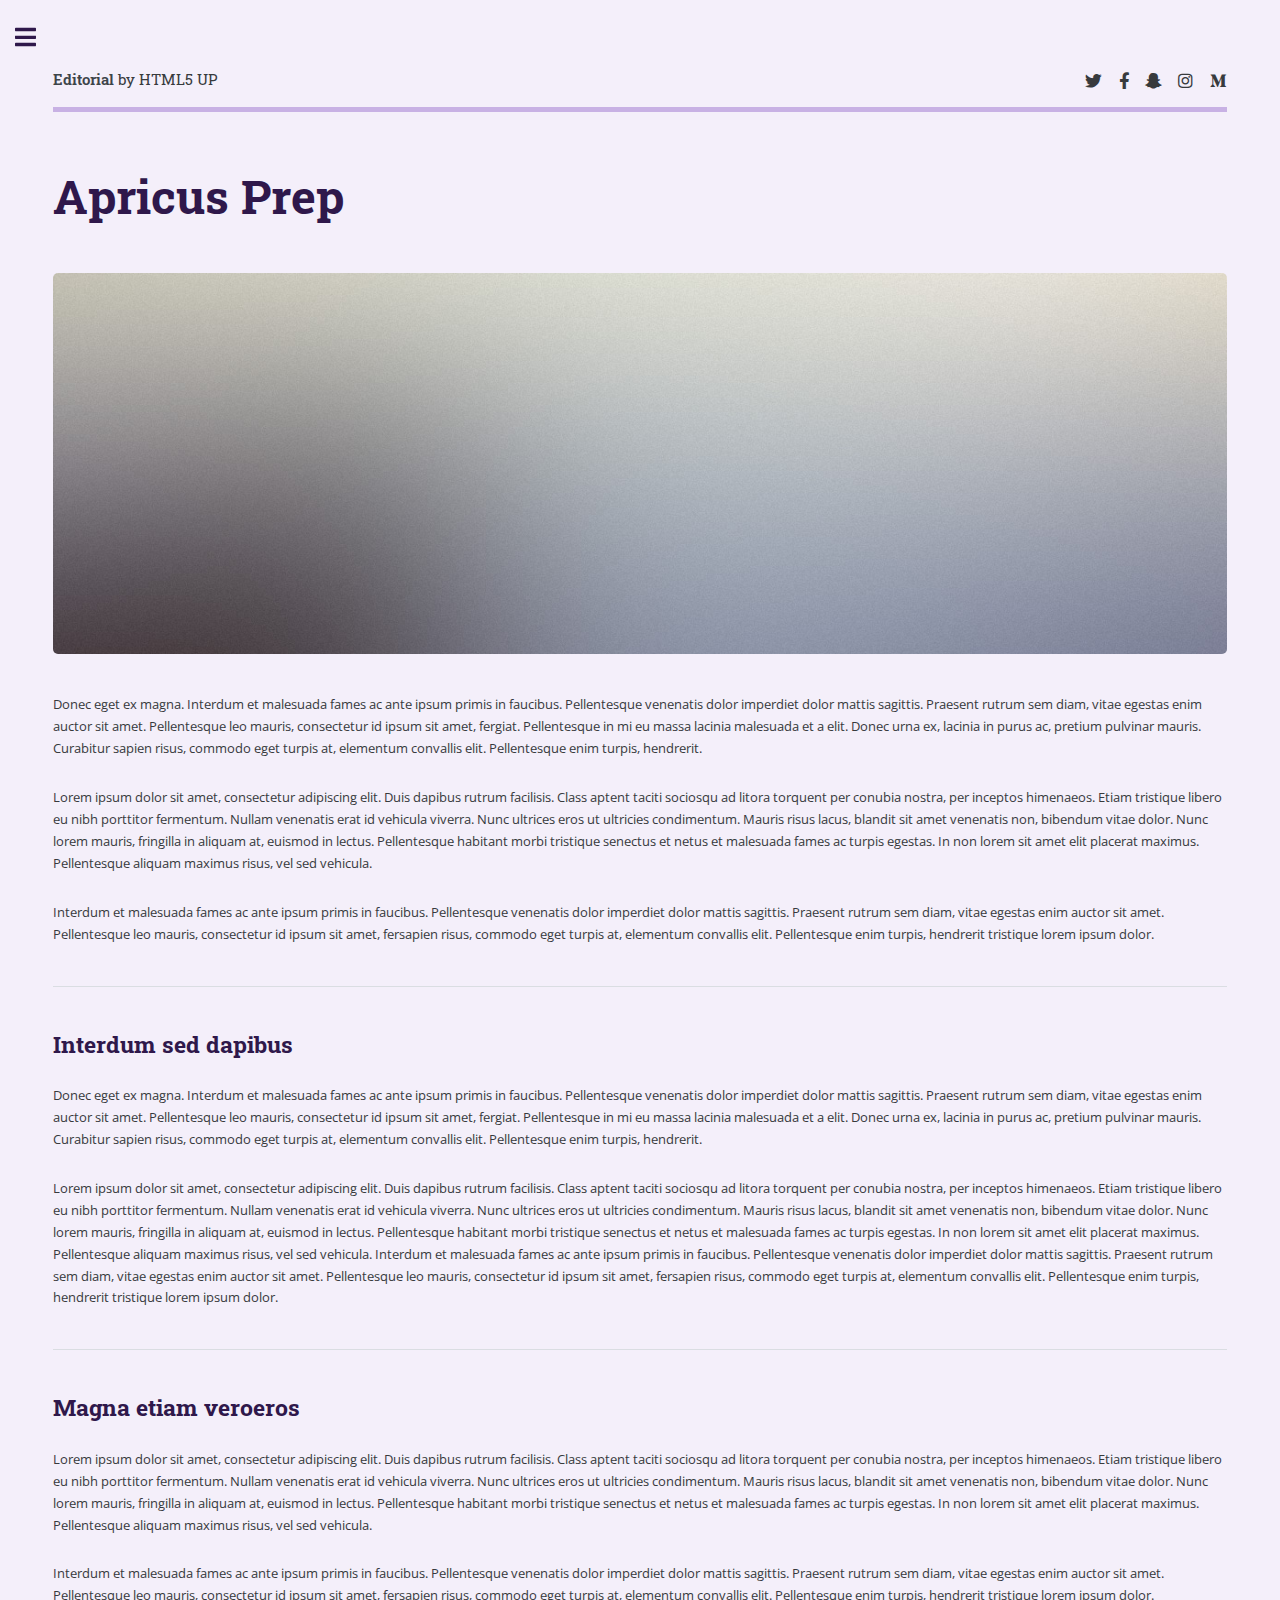
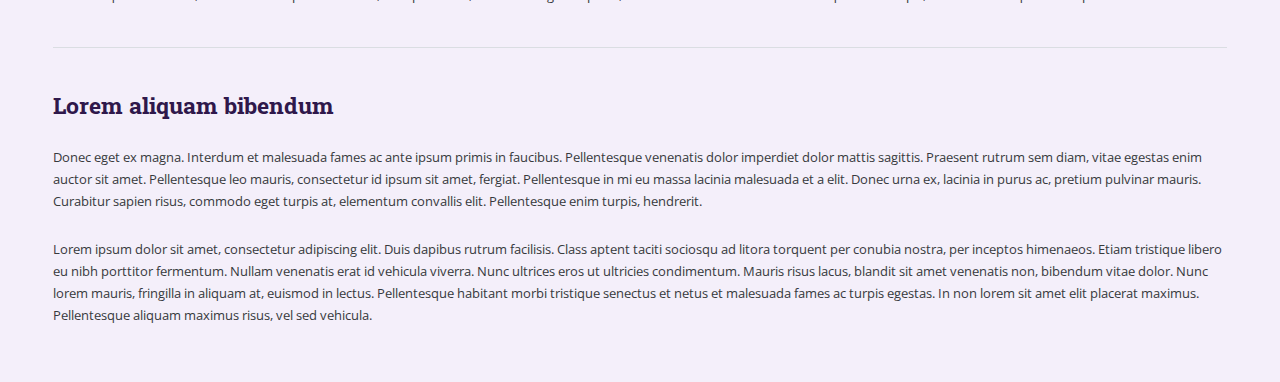
<file: generic.html>
<!DOCTYPE HTML>
<!--
	Editorial by HTML5 UP
	html5up.net | @ajlkn
	Free for personal and commercial use under the CCA 3.0 license (html5up.net/license)
-->
<html>
	<head>
		<title>Generic - Editorial by HTML5 UP</title>
		<meta charset="utf-8" />
		<meta name="viewport" content="width=device-width, initial-scale=1, user-scalable=no" />
		<link rel="stylesheet" href="assets/css/main.css" />
	</head>
	<body class="is-preload">

		<!-- Wrapper -->
			<div id="wrapper">

				<!-- Main -->
					<div id="main">
						<div class="inner">

							<!-- Header -->
								<header id="header">
									<a href="index.html" class="logo"><strong>Editorial</strong> by HTML5 UP</a>
									<ul class="icons">
										<li><a href="#" class="icon brands fa-twitter"><span class="label">Twitter</span></a></li>
										<li><a href="#" class="icon brands fa-facebook-f"><span class="label">Facebook</span></a></li>
										<li><a href="#" class="icon brands fa-snapchat-ghost"><span class="label">Snapchat</span></a></li>
										<li><a href="#" class="icon brands fa-instagram"><span class="label">Instagram</span></a></li>
										<li><a href="#" class="icon brands fa-medium-m"><span class="label">Medium</span></a></li>
									</ul>
								</header>

							<!-- Content -->
								<section>
									<header class="main">
										<h1>Apricus Prep</h1>
									</header>

									<span class="image main"><img src="images/pic11.jpg" alt="" /></span>

									<p>Donec eget ex magna. Interdum et malesuada fames ac ante ipsum primis in faucibus. Pellentesque venenatis dolor imperdiet dolor mattis sagittis. Praesent rutrum sem diam, vitae egestas enim auctor sit amet. Pellentesque leo mauris, consectetur id ipsum sit amet, fergiat. Pellentesque in mi eu massa lacinia malesuada et a elit. Donec urna ex, lacinia in purus ac, pretium pulvinar mauris. Curabitur sapien risus, commodo eget turpis at, elementum convallis elit. Pellentesque enim turpis, hendrerit.</p>
									<p>Lorem ipsum dolor sit amet, consectetur adipiscing elit. Duis dapibus rutrum facilisis. Class aptent taciti sociosqu ad litora torquent per conubia nostra, per inceptos himenaeos. Etiam tristique libero eu nibh porttitor fermentum. Nullam venenatis erat id vehicula viverra. Nunc ultrices eros ut ultricies condimentum. Mauris risus lacus, blandit sit amet venenatis non, bibendum vitae dolor. Nunc lorem mauris, fringilla in aliquam at, euismod in lectus. Pellentesque habitant morbi tristique senectus et netus et malesuada fames ac turpis egestas. In non lorem sit amet elit placerat maximus. Pellentesque aliquam maximus risus, vel sed vehicula.</p>
									<p>Interdum et malesuada fames ac ante ipsum primis in faucibus. Pellentesque venenatis dolor imperdiet dolor mattis sagittis. Praesent rutrum sem diam, vitae egestas enim auctor sit amet. Pellentesque leo mauris, consectetur id ipsum sit amet, fersapien risus, commodo eget turpis at, elementum convallis elit. Pellentesque enim turpis, hendrerit tristique lorem ipsum dolor.</p>

									<hr class="major" />

									<h2>Interdum sed dapibus</h2>
									<p>Donec eget ex magna. Interdum et malesuada fames ac ante ipsum primis in faucibus. Pellentesque venenatis dolor imperdiet dolor mattis sagittis. Praesent rutrum sem diam, vitae egestas enim auctor sit amet. Pellentesque leo mauris, consectetur id ipsum sit amet, fergiat. Pellentesque in mi eu massa lacinia malesuada et a elit. Donec urna ex, lacinia in purus ac, pretium pulvinar mauris. Curabitur sapien risus, commodo eget turpis at, elementum convallis elit. Pellentesque enim turpis, hendrerit.</p>
									<p>Lorem ipsum dolor sit amet, consectetur adipiscing elit. Duis dapibus rutrum facilisis. Class aptent taciti sociosqu ad litora torquent per conubia nostra, per inceptos himenaeos. Etiam tristique libero eu nibh porttitor fermentum. Nullam venenatis erat id vehicula viverra. Nunc ultrices eros ut ultricies condimentum. Mauris risus lacus, blandit sit amet venenatis non, bibendum vitae dolor. Nunc lorem mauris, fringilla in aliquam at, euismod in lectus. Pellentesque habitant morbi tristique senectus et netus et malesuada fames ac turpis egestas. In non lorem sit amet elit placerat maximus. Pellentesque aliquam maximus risus, vel sed vehicula. Interdum et malesuada fames ac ante ipsum primis in faucibus. Pellentesque venenatis dolor imperdiet dolor mattis sagittis. Praesent rutrum sem diam, vitae egestas enim auctor sit amet. Pellentesque leo mauris, consectetur id ipsum sit amet, fersapien risus, commodo eget turpis at, elementum convallis elit. Pellentesque enim turpis, hendrerit tristique lorem ipsum dolor.</p>

									<hr class="major" />

									<h2>Magna etiam veroeros</h2>
									<p>Lorem ipsum dolor sit amet, consectetur adipiscing elit. Duis dapibus rutrum facilisis. Class aptent taciti sociosqu ad litora torquent per conubia nostra, per inceptos himenaeos. Etiam tristique libero eu nibh porttitor fermentum. Nullam venenatis erat id vehicula viverra. Nunc ultrices eros ut ultricies condimentum. Mauris risus lacus, blandit sit amet venenatis non, bibendum vitae dolor. Nunc lorem mauris, fringilla in aliquam at, euismod in lectus. Pellentesque habitant morbi tristique senectus et netus et malesuada fames ac turpis egestas. In non lorem sit amet elit placerat maximus. Pellentesque aliquam maximus risus, vel sed vehicula.</p>
									<p>Interdum et malesuada fames ac ante ipsum primis in faucibus. Pellentesque venenatis dolor imperdiet dolor mattis sagittis. Praesent rutrum sem diam, vitae egestas enim auctor sit amet. Pellentesque leo mauris, consectetur id ipsum sit amet, fersapien risus, commodo eget turpis at, elementum convallis elit. Pellentesque enim turpis, hendrerit tristique lorem ipsum dolor.</p>

									<hr class="major" />

									<h2>Lorem aliquam bibendum</h2>
									<p>Donec eget ex magna. Interdum et malesuada fames ac ante ipsum primis in faucibus. Pellentesque venenatis dolor imperdiet dolor mattis sagittis. Praesent rutrum sem diam, vitae egestas enim auctor sit amet. Pellentesque leo mauris, consectetur id ipsum sit amet, fergiat. Pellentesque in mi eu massa lacinia malesuada et a elit. Donec urna ex, lacinia in purus ac, pretium pulvinar mauris. Curabitur sapien risus, commodo eget turpis at, elementum convallis elit. Pellentesque enim turpis, hendrerit.</p>
									<p>Lorem ipsum dolor sit amet, consectetur adipiscing elit. Duis dapibus rutrum facilisis. Class aptent taciti sociosqu ad litora torquent per conubia nostra, per inceptos himenaeos. Etiam tristique libero eu nibh porttitor fermentum. Nullam venenatis erat id vehicula viverra. Nunc ultrices eros ut ultricies condimentum. Mauris risus lacus, blandit sit amet venenatis non, bibendum vitae dolor. Nunc lorem mauris, fringilla in aliquam at, euismod in lectus. Pellentesque habitant morbi tristique senectus et netus et malesuada fames ac turpis egestas. In non lorem sit amet elit placerat maximus. Pellentesque aliquam maximus risus, vel sed vehicula.</p>

								</section>

						</div>
					</div>

				<!-- Sidebar -->
					<div id="sidebar">
						<div class="inner">

							<!-- Search -->
								<section id="search" class="alt">
									<form method="post" action="#">
										<input type="text" name="query" id="query" placeholder="Search" />
									</form>
								</section>

							<!-- Menu -->
								<nav id="menu">
									<header class="major">
										<h2>Menu</h2>
									</header>
									<ul>
										<li><a href="index.html">Homepage</a></li>
										<li><a href="generic.html">Generic</a></li>
										<li><a href="elements.html">Elements</a></li>
										<li>
											<span class="opener">Submenu</span>
											<ul>
												<li><a href="#">Lorem Dolor</a></li>
												<li><a href="#">Ipsum Adipiscing</a></li>
												<li><a href="#">Tempus Magna</a></li>
												<li><a href="#">Feugiat Veroeros</a></li>
											</ul>
										</li>
										<li><a href="#">Etiam Dolore</a></li>
										<li><a href="#">Adipiscing</a></li>
										<li>
											<span class="opener">Another Submenu</span>
											<ul>
												<li><a href="#">Lorem Dolor</a></li>
												<li><a href="#">Ipsum Adipiscing</a></li>
												<li><a href="#">Tempus Magna</a></li>
												<li><a href="#">Feugiat Veroeros</a></li>
											</ul>
										</li>
										<li><a href="#">Maximus Erat</a></li>
										<li><a href="#">Sapien Mauris</a></li>
										<li><a href="#">Amet Lacinia</a></li>
									</ul>
								</nav>

							<!-- Section -->
								<section>
									<header class="major">
										<h2>Ante interdum</h2>
									</header>
									<div class="mini-posts">
										<article>
											<a href="#" class="image"><img src="images/pic07.jpg" alt="" /></a>
											<p>Aenean ornare velit lacus, ac varius enim lorem ullamcorper dolore aliquam.</p>
										</article>
										<article>
											<a href="#" class="image"><img src="images/pic08.jpg" alt="" /></a>
											<p>Aenean ornare velit lacus, ac varius enim lorem ullamcorper dolore aliquam.</p>
										</article>
										<article>
											<a href="#" class="image"><img src="images/pic09.jpg" alt="" /></a>
											<p>Aenean ornare velit lacus, ac varius enim lorem ullamcorper dolore aliquam.</p>
										</article>
									</div>
									<ul class="actions">
										<li><a href="#" class="button">More</a></li>
									</ul>
								</section>

							<!-- Section -->
								<section>
									<header class="major">
										<h2>Get in touch</h2>
									</header>
									<p>Sed varius enim lorem ullamcorper dolore aliquam aenean ornare velit lacus, ac varius enim lorem ullamcorper dolore. Proin sed aliquam facilisis ante interdum. Sed nulla amet lorem feugiat tempus aliquam.</p>
									<ul class="contact">
										<li class="icon solid fa-envelope"><a href="#">information@untitled.tld</a></li>
										<li class="icon solid fa-phone">(000) 000-0000</li>
										<li class="icon solid fa-home">1234 Somewhere Road #8254<br />
										Nashville, TN 00000-0000</li>
									</ul>
								</section>

							<!-- Footer -->
								<footer id="footer">
									<p class="copyright">&copy; Untitled. All rights reserved. Demo Images: <a href="https://unsplash.com">Unsplash</a>. Design: <a href="https://html5up.net">HTML5 UP</a>.</p>
								</footer>

						</div>
					</div>

			</div>

		<!-- Scripts -->
			<script src="assets/js/jquery.min.js"></script>
			<script src="assets/js/browser.min.js"></script>
			<script src="assets/js/breakpoints.min.js"></script>
			<script src="assets/js/util.js"></script>
			<script src="assets/js/main.js"></script>

	</body>
</html>
</file>
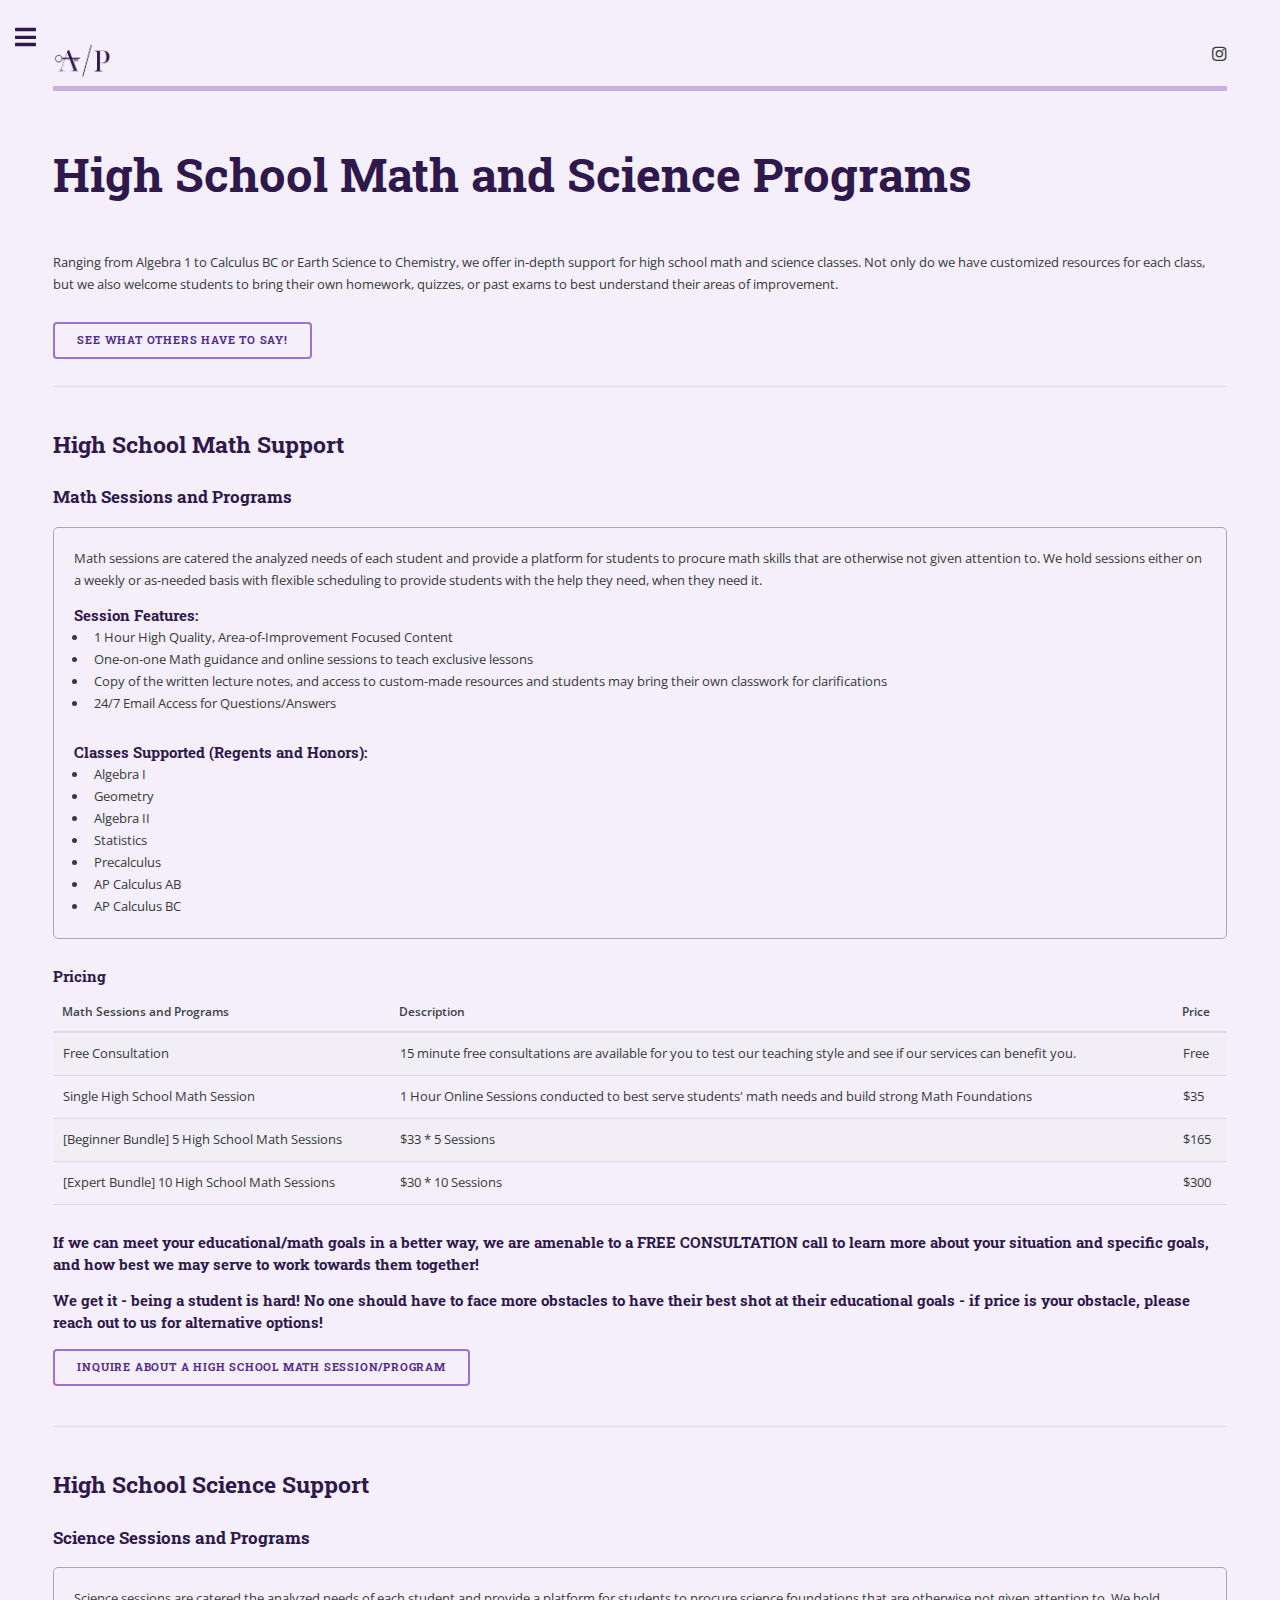
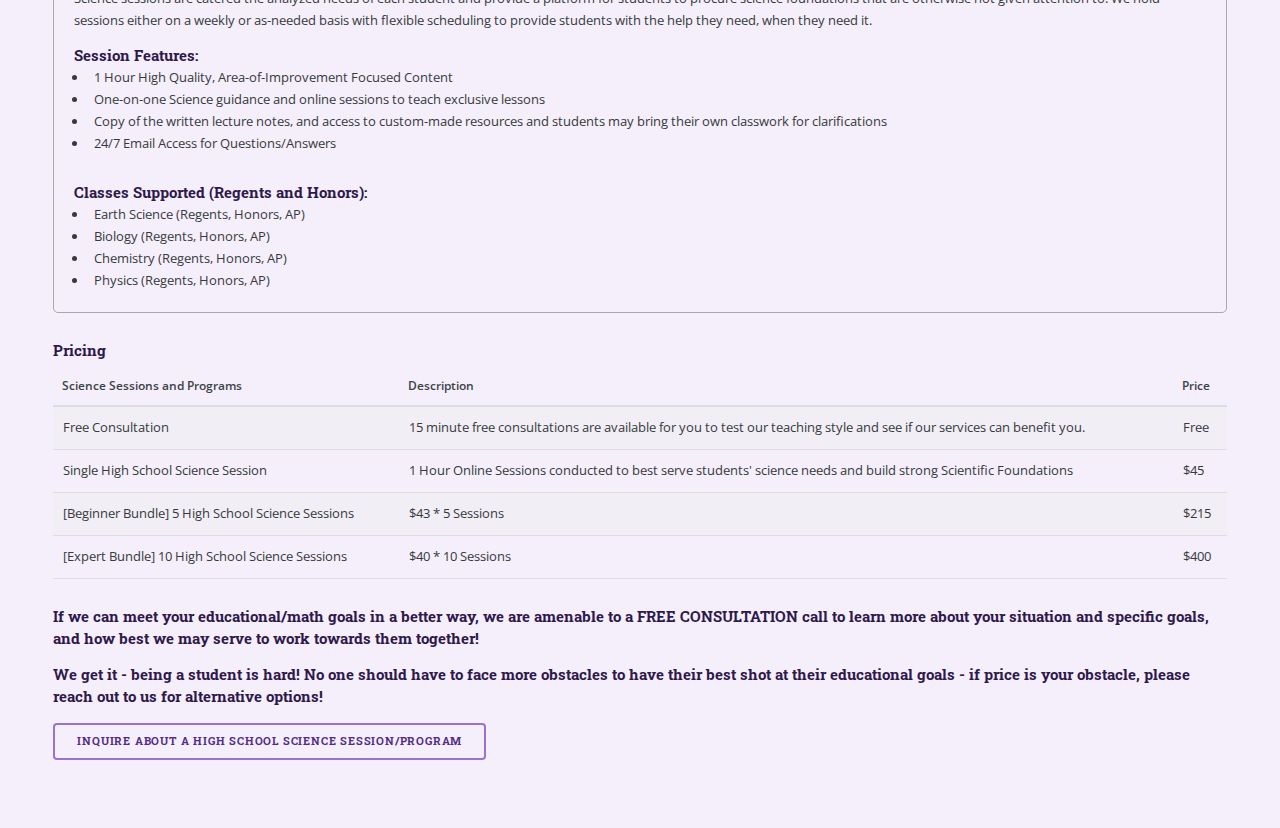
<file: high-school-programs.html>
<!DOCTYPE HTML>
<!--
	Editorial by HTML5 UP
	html5up.net | @ajlkn
	Free for personal and commercial use under the CCA 3.0 license (html5up.net/license)
-->
<html>
	<head>
		<title>Apricus Prep - High School Programs</title>
		<meta charset="utf-8" />
		<meta name="viewport" content="width=device-width, initial-scale=1, user-scalable=no" />
		<link rel="stylesheet" href="assets/css/main.css" />
	</head>
	<body class="is-preload">

		<!-- Wrapper -->
			<div id="wrapper">

				<!-- Main -->
					<div id="main">
						<div class="inner">

							<!-- Header -->
								<header id="header" style="padding: 3em 0 0 0">
									<a href="index.html" class="logo">
										<span class="image object">
											<img src="Raw Logos/Logo_AP_Purple_Transparent.png" style="max-width:10%"/>
										</span>
									</a>
									<ul class="icons">
										<li><a href="#" class="icon brands fa-instagram"><span class="label">Instagram</span></a></li>
									</ul>
								</header>

							<!-- Content -->
								<section>
									<header class="main">
										<h1>High School Math and Science Programs</h1>
									</header>

									<!--<span class="image main"><img src="images/pic11.jpg" alt="" /></span> -->

									<p>Ranging from Algebra 1 to Calculus BC or Earth Science to Chemistry, we offer in-depth support for high school math and science classes. Not only do we have customized resources for each class, but we also welcome students to bring their own homework, quizzes, or past exams to best understand their areas of improvement.</p>
									
									<ul class="actions" style="padding-bottom: 0; margin-bottom: 0;">
										<li><a href="testimonials.html" class="button big">See what others have to say!</a></li>										
									</ul>

									<hr class="major" style="margin-top:1em;"/>

									<h2>High School Math Support</h2>
									<h3>Math Sessions and Programs</h3>
									<div class="box">
										<p style="margin-bottom: 1em;">Math sessions are catered the analyzed needs of each student and provide a platform for students to procure math skills that are otherwise not given attention to. We hold sessions either on a weekly or as-needed basis with flexible scheduling to provide students with the help they need, when they need it.</p>
										<h4 style="margin-bottom: 0;">Session Features:</h4>
										<ul>
											<li>1 Hour High Quality, Area-of-Improvement Focused Content</li>
											<li>One-on-one Math guidance and online sessions to teach exclusive lessons</li>
											<li>Copy of the written lecture notes, and access to custom-made resources and students may bring their own classwork for clarifications</li>
											<li>24/7 Email Access for Questions/Answers</li>
										</ul>
										<h4 style="margin-bottom: 0;">Classes Supported (Regents and Honors):</h4>
										<uL>
											<li>Algebra I</li>
											<li>Geometry</li>
											<li>Algebra II</li>
											<li>Statistics</li>
											<li>Precalculus</li>
											<li>AP Calculus AB</li>
											<li>AP Calculus BC</li>
										</uL>
									</div>

									<h4>Pricing</h4>
													<div class="table-wrapper">
														<table>
															<thead>
																<tr>
																	<th>Math Sessions and Programs</th>
																	<th>Description</th>
																	<th>Price</th>
																</tr>
															</thead>
															<tbody>
																<tr>
																	<td>Free Consultation</td>
																	<td>15 minute free consultations are available for you to test our teaching style and see if our services can benefit you. </td>
																	<td>Free</td>
																</tr>
																<tr>
																	<td>Single High School Math Session</td>
																	<td>1 Hour Online Sessions conducted to best serve students' math needs and build strong Math Foundations</td>
																	<td>$35</td>
																</tr>
																<tr>
																	<td>[Beginner Bundle] 5 High School Math Sessions</td>
																	<td>$33 * 5 Sessions</td>
																	<td>$165</td>
																</tr>
																<tr>
																	<td>[Expert Bundle] 10 High School Math Sessions</td>
																	<td> $30 * 10 Sessions</td>
																	<td>$300</td>
																</tr>
																
															</tbody>															
														</table>
													</div>
									
									<h4>If we can meet your educational/math goals in a better way, we are amenable to a FREE CONSULTATION call to learn more about your situation and specific goals, and how best we may serve to work towards them together!</h4>
									
									<h4>We get it - being a student is hard! No one should have to face more obstacles to have their best shot at their educational goals - if price is your obstacle, please reach out to us for alternative options! </h4>
									
									<ul class="actions">
										<li><a href="index.html#Contact-Us" class="button big">Inquire about a High School Math Session/Program</a></li>
									</ul>

									<hr class="major" style="margin-top:1em;"/>

									<h2>High School Science Support</h2>
									<h3>Science Sessions and Programs</h3>
									<div class="box">
										<p style="margin-bottom: 1em;">Science sessions are catered the analyzed needs of each student and provide a platform for students to procure science foundations that are otherwise not given attention to. We hold sessions either on a weekly or as-needed basis with flexible scheduling to provide students with the help they need, when they need it.</p>
										<h4 style="margin-bottom: 0;">Session Features:</h4>
										<ul>
											<li>1 Hour High Quality, Area-of-Improvement Focused Content</li>
											<li>One-on-one Science guidance and online sessions to teach exclusive lessons</li>
											<li>Copy of the written lecture notes, and access to custom-made resources and students may bring their own classwork for clarifications</li>
											<li>24/7 Email Access for Questions/Answers</li>
										</ul>
										<h4 style="margin-bottom: 0;">Classes Supported (Regents and Honors):</h4>
										<uL>
											<li>Earth Science (Regents, Honors, AP)</li>
											<li>Biology (Regents, Honors, AP)</li>
											<li>Chemistry (Regents, Honors, AP)</li>
											<li>Physics (Regents, Honors, AP)</li>											
										</uL>
									</div>

									<h4>Pricing</h4>
													<div class="table-wrapper">
														<table>
															<thead>
																<tr>
																	<th>Science Sessions and Programs</th>
																	<th>Description</th>
																	<th>Price</th>
																</tr>
															</thead>
															<tbody>
																<tr>
																	<td>Free Consultation</td>
																	<td>15 minute free consultations are available for you to test our teaching style and see if our services can benefit you. </td>
																	<td>Free</td>
																</tr>
																<tr>
																	<td>Single High School Science Session</td>
																	<td>1 Hour Online Sessions conducted to best serve students' science needs and build strong Scientific Foundations</td>
																	<td>$45</td>
																</tr>
																<tr>
																	<td>[Beginner Bundle] 5 High School Science Sessions</td>
																	<td>$43 * 5 Sessions</td>
																	<td>$215</td>
																</tr>
																<tr>
																	<td>[Expert Bundle] 10 High School Science Sessions</td>
																	<td> $40 * 10 Sessions</td>
																	<td>$400</td>
																</tr>
																
															</tbody>															
														</table>
													</div>
									
									<h4>If we can meet your educational/math goals in a better way, we are amenable to a FREE CONSULTATION call to learn more about your situation and specific goals, and how best we may serve to work towards them together!</h4>
									
									<h4>We get it - being a student is hard! No one should have to face more obstacles to have their best shot at their educational goals - if price is your obstacle, please reach out to us for alternative options! </h4>
									
									<ul class="actions">
										<li><a href="index.html#Contact-Us" class="button big">Inquire about a High School Science Session/Program</a></li>
									</ul>
								</section>

						</div>
					</div>

				<!-- Sidebar -->
				<div id="sidebar">
					<div class="inner">

						<!-- Menu -->
							<nav id="menu">
								<header class="major">
									<h2 style="padding: 0 0 0 0">Menu</h2>
								</header>
								<ul>
									<li><a href="index.html">Apricus Prep</a></li>
									<li><a href="index.html#team">Meet Our Team</a></li>
									<li>
										<span class="opener">What We Offer</span>
										<ul>
											<li><a href="sat-programs.html">SAT Programs and Resources</a></li>
											<li><a href="high-school-programs.html">High School Math and Science</a></li>
											<li><a href="college-statements.html">College Essays, Personal Statements, and Resumes</a></li>
											<li><a href="college-classes.html">Undergraduate Math, Science and Writing</a></li>
										</ul>
									</li>
									<li><a href="testimonials.html">Testimonials and Reviews</a></li>
									<li><a href="index.html#Contact-Us">Contact Us</a></li>
									
								</ul>
							</nav>

						<!-- Section -->
							<section>
								<header class="major">
									<h2>Get in Touch</h2>
								</header>
								<p style="color:#343a40">Whatever your educational goals, we at Apricus are confident that we can get you to the next level of your potential. We welcome all inquiries, so please reach out!</p>
								<ul class="contact">
									<li><a href="index.html#Contact-Us" class="button">Contact Us</a></li>
									<li class="icon solid fa-envelope" style="color:#343a40; padding-left: 3em;"><a href="index.html#Contact-Us">tutor@apricusprep.com</a></li>										
								</ul>
							</section>

						<!-- Footer -->
							<footer id="footer">
								<p class="copyright" style="color:#343a40">&copy; ApricusPrep 2023. All rights reserved.</a></p>
							</footer>

					</div>
				</div>

			</div>

		<!-- Scripts -->
			<script src="assets/js/jquery.min.js"></script>
			<script src="assets/js/browser.min.js"></script>
			<script src="assets/js/breakpoints.min.js"></script>
			<script src="assets/js/util.js"></script>
			<script src="assets/js/main.js"></script>

	</body>
</html>
</file>
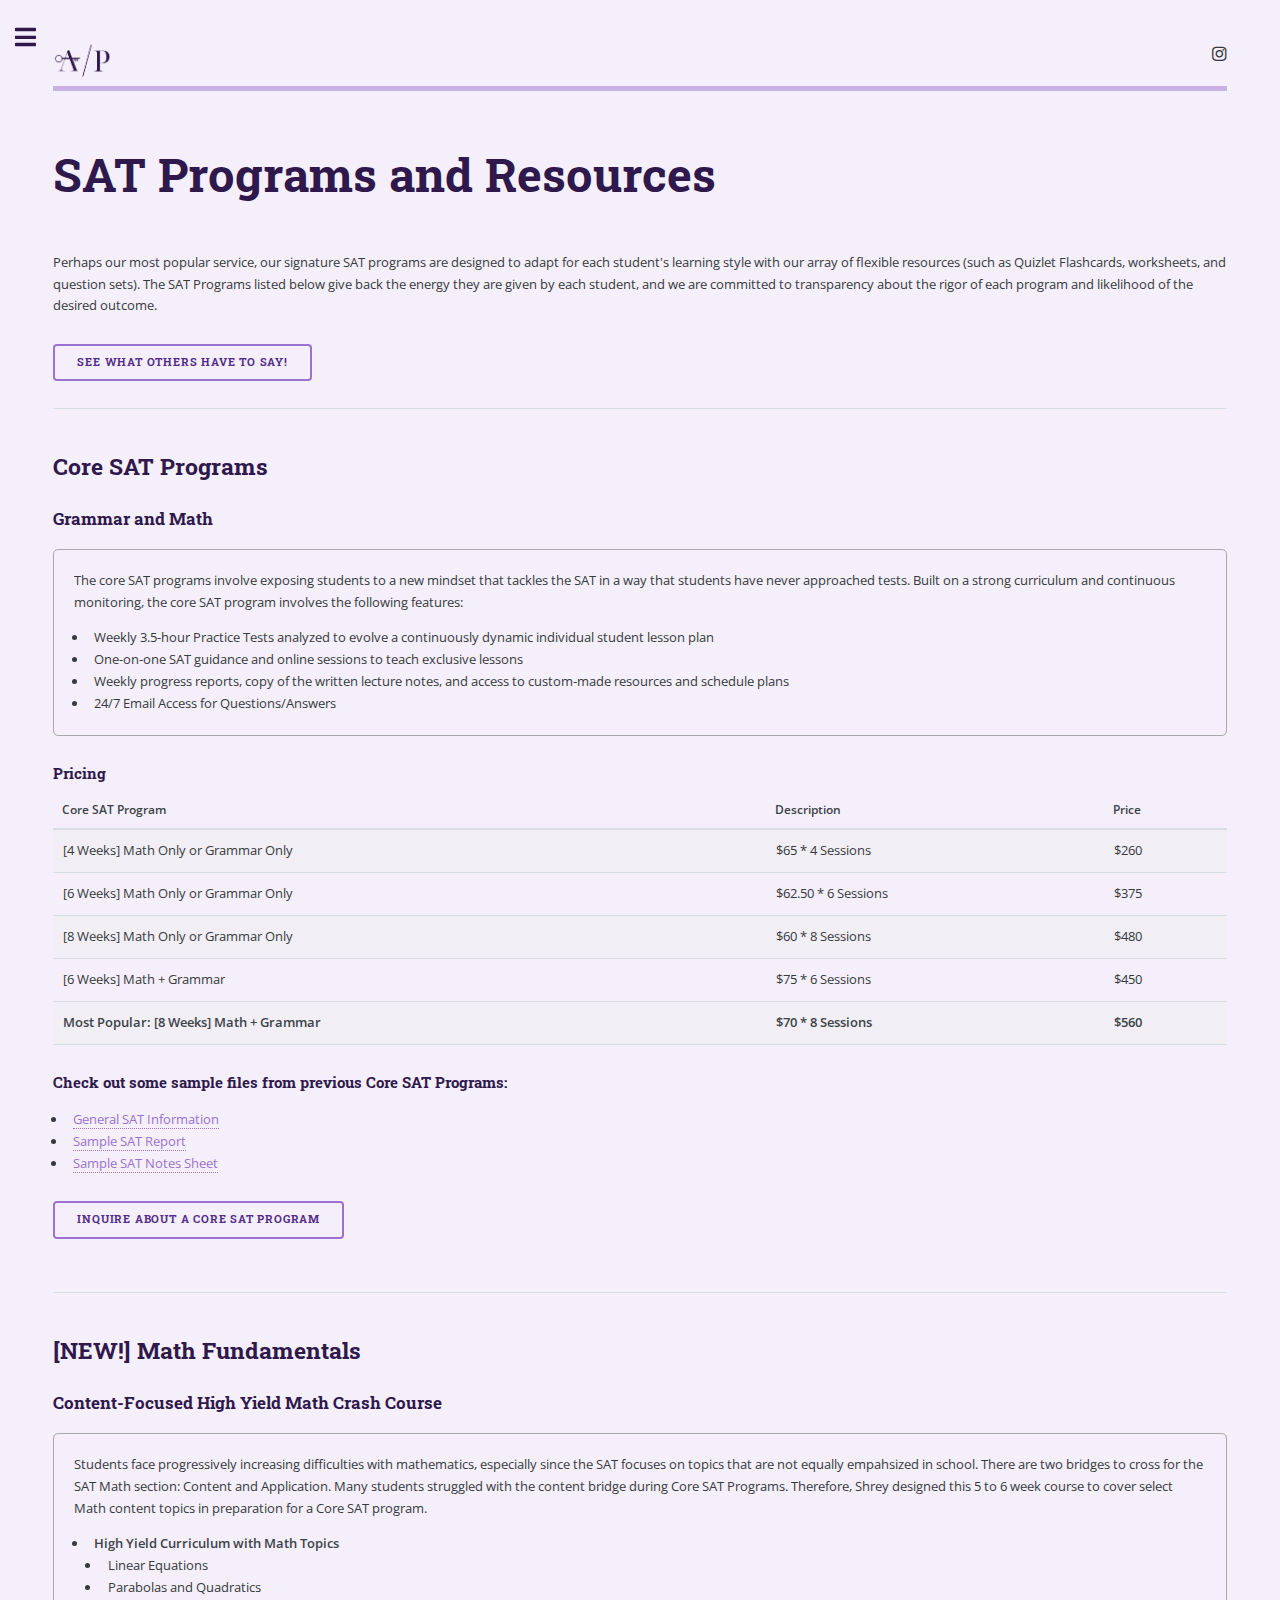
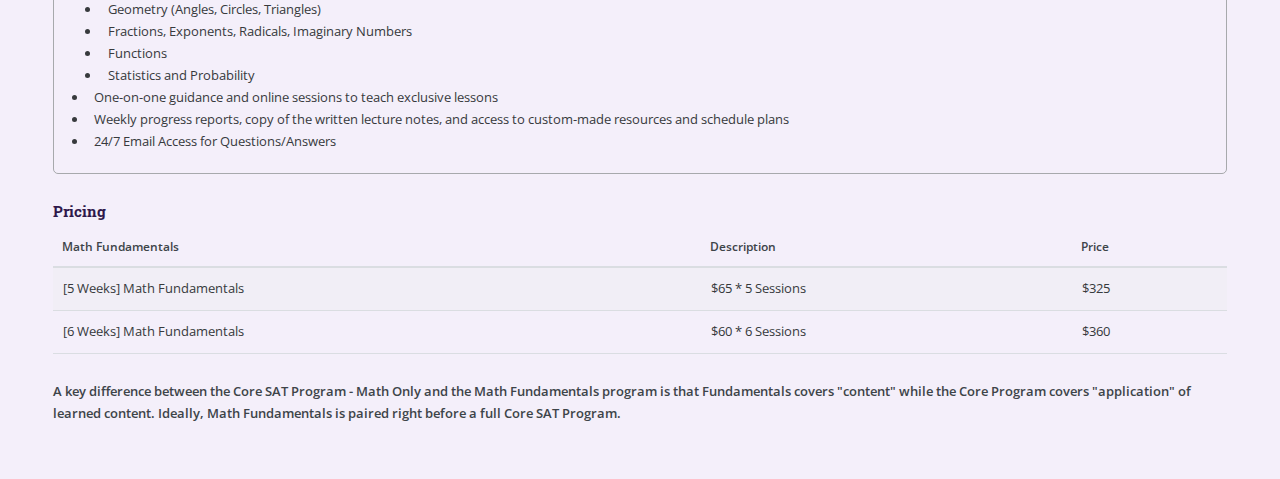
<file: sat-programs.html>
<!DOCTYPE HTML>
<!--
	Editorial by HTML5 UP
	html5up.net | @ajlkn
	Free for personal and commercial use under the CCA 3.0 license (html5up.net/license)
-->
<html>
	<head>
		<title>Apricus Prep - SAT Programs</title>
		<meta charset="utf-8" />
		<meta name="viewport" content="width=device-width, initial-scale=1, user-scalable=no" />
		<link rel="stylesheet" href="assets/css/main.css" />
	</head>
	<body class="is-preload">

		<!-- Wrapper -->
			<div id="wrapper">

				<!-- Main -->
					<div id="main">
						<div class="inner">

							<!-- Header -->
								<header id="header" style="padding: 3em 0 0 0">
									<a href="index.html" class="logo">
										<span class="image object">
											<img src="Raw Logos/Logo_AP_Purple_Transparent.png" style="max-width:10%"/>
										</span>
									</a>
									<ul class="icons">
										<li><a href="#" class="icon brands fa-instagram"><span class="label">Instagram</span></a></li>
									</ul>
								</header>

							<!-- Content -->
								<section>
									<header class="main">
										<h1>SAT Programs and Resources</h1>
									</header>

									<!--<span class="image main"><img src="images/pic11.jpg" alt="" /></span> -->

									<p>Perhaps our most popular service, our signature SAT programs are designed to adapt for each student's learning style with our array of flexible resources (such as Quizlet Flashcards, worksheets, and question sets). The SAT Programs listed below give back the energy they are given by each student, and we are committed to transparency about the rigor of each program and likelihood of the desired outcome.</p>
									
									<ul class="actions" style="padding-bottom: 0; margin-bottom: 0;">
										<li><a href="testimonials.html" class="button big">See what others have to say!</a></li>										
									</ul>

									<hr class="major" style="margin-top:1em;"/>

									<h2>Core SAT Programs</h2>
									<h3>Grammar and Math</h3>
									<div class="box">
										<p style="margin-bottom: 1em;">The core SAT programs involve exposing students to a new mindset that tackles the SAT in a way that students have never approached tests. Built on a strong curriculum and continuous monitoring, the core SAT program involves the following features:</p>
										<ul>
											<li style="margin-top: 0">Weekly 3.5-hour Practice Tests analyzed to evolve a continuously dynamic individual student lesson plan</li>
											<li>One-on-one SAT guidance and online sessions to teach exclusive lessons</li>
											<li>Weekly progress reports, copy of the written lecture notes, and access to custom-made resources and schedule plans</li>
											<li>24/7 Email Access for Questions/Answers</li>
										</ul>
									</div>

									<h4>Pricing</h4>
													<div class="table-wrapper">
														<table>
															<thead>
																<tr>
																	<th>Core SAT Program</th>
																	<th>Description</th>
																	<th>Price</th>
																</tr>
															</thead>
															<tbody>
																<tr>
																	<td>[4 Weeks] Math Only or Grammar Only</td>
																	<td>$65 * 4 Sessions</td>
																	<td>$260</td>
																</tr>
																<tr>
																	<td>[6 Weeks] Math Only or Grammar Only</td>
																	<td>$62.50 * 6 Sessions</td>
																	<td>$375</td>
																</tr>
																<tr>
																	<td>[8 Weeks] Math Only or Grammar Only</td>
																	<td> $60 * 8 Sessions</td>
																	<td>$480</td>
																</tr>
																<tr>
																	<td>[6 Weeks] Math + Grammar</td>
																	<td>$75 * 6 Sessions</td>
																	<td>$450</td>
																</tr>
																<tr>
																	<td><b>Most Popular: [8 Weeks] Math + Grammar</b></td>
																	<td><b>$70 * 8 Sessions</b></td>
																	<td><b>$560</b></td>
																</tr>
															</tbody>															
														</table>
													</div>
									
									<h4>Check out some sample files from previous Core SAT Programs:</h4>
									<ul>
										<li><a href="SAT-Samples/SAT General Information.pdf" download>General SAT Information</a></li>
										<li><a href="SAT-Samples/Sample SAT Report.pdf" download>Sample SAT Report</a></li>
										<li><a href="SAT-Samples/Sample SAT Notes.pdf" download>Sample SAT Notes Sheet</a></li>

									</ul>
									
									<ul class="actions">
										<li><a href="index.html#Contact-Us" class="button big">Inquire about a Core SAT Program</a></li>
									</ul>

									<hr class="major" />

									<h2>[NEW!] Math Fundamentals</h2>
									<h3>Content-Focused High Yield Math Crash Course</h3>
									<div class="box">
										<p style="margin-bottom: 1em;">Students face progressively increasing difficulties with mathematics, especially since the SAT focuses on topics that are not equally empahsized in school. There are two bridges to cross for the SAT Math section: Content and Application. Many students struggled with the content bridge during Core SAT Programs. Therefore, Shrey designed this 5 to 6 week course to cover select Math content topics in preparation for a Core SAT program.</p>
										<ul>
											<li style="margin-top: 0"><b>High Yield Curriculum with Math Topics</b></li>
											<ul style="margin-bottom: 0">
												<li>Linear Equations</li>
												<li>Parabolas and Quadratics</li>
												<li>Geometry (Angles, Circles, Triangles)</li>
												<li>Fractions, Exponents, Radicals, Imaginary Numbers</li>
												<li>Functions</li>
												<li>Statistics and Probability</li>
											</ul>
											<li>One-on-one guidance and online sessions to teach exclusive lessons</li>
											<li>Weekly progress reports, copy of the written lecture notes, and access to custom-made resources and schedule plans</li>
											<li>24/7 Email Access for Questions/Answers</li>
										</ul>
									</div>

									<h4>Pricing</h4>
													<div class="table-wrapper">
														<table>
															<thead>
																<tr>
																	<th>Math Fundamentals</th>
																	<th>Description</th>
																	<th>Price</th>
																</tr>
															</thead>
															<tbody>
																<tr>
																	<td>[5 Weeks] Math Fundamentals</td>
																	<td>$65 * 5 Sessions</td>
																	<td>$325</td>
																</tr>
																<tr>
																	<td>[6 Weeks] Math Fundamentals</td>
																	<td>$60 * 6 Sessions</td>
																	<td>$360</td>
																</tr>																
															</tbody>															
														</table>
													</div>
									<p><b>A key difference between the Core SAT Program - Math Only and the Math Fundamentals program is that Fundamentals covers "content" while the Core Program covers "application" of learned content. Ideally, Math Fundamentals is paired right before a full Core SAT Program.</b></p>
									
								</section>

						</div>
					</div>

				<!-- Sidebar -->
				<div id="sidebar">
					<div class="inner">

						<!-- Menu -->
							<nav id="menu">
								<header class="major">
									<h2 style="padding: 0 0 0 0">Menu</h2>
								</header>
								<ul>
									<li><a href="index.html">Apricus Prep</a></li>
									<li><a href="index.html#team">Meet Our Team</a></li>
									<li>
										<span class="opener">What We Offer</span>
										<ul>
											<li><a href="sat-programs.html">SAT Programs and Resources</a></li>
											<li><a href="high-school-programs.html">High School Math and Science</a></li>
											<li><a href="college-statements.html">College Essays, Personal Statements, and Resumes</a></li>
											<li><a href="college-classes.html">Undergraduate Math, Science and Writing</a></li>
										</ul>
									</li>
									<li><a href="testimonials.html">Testimonials and Reviews</a></li>
									<li><a href="index.html#Contact-Us">Contact Us</a></li>
									
								</ul>
							</nav>

						<!-- Section -->
							<section>
								<header class="major">
									<h2>Get in Touch</h2>
								</header>
								<p style="color:#343a40">Whatever your educational goals, we at Apricus are confident that we can get you to the next level of your potential. We welcome all inquiries, so please reach out!</p>
								<ul class="contact">
									<li><a href="index.html#Contact-Us" class="button">Contact Us</a></li>
									<li class="icon solid fa-envelope" style="color:#343a40; padding-left: 3em;"><a href="index.html#Contact-Us">tutor@apricusprep.com</a></li>										
								</ul>
							</section>

						<!-- Footer -->
							<footer id="footer">
								<p class="copyright" style="color:#343a40">&copy; ApricusPrep 2023. All rights reserved.</a></p>
							</footer>

					</div>
				</div>

			</div>

		<!-- Scripts -->
			<script src="assets/js/jquery.min.js"></script>
			<script src="assets/js/browser.min.js"></script>
			<script src="assets/js/breakpoints.min.js"></script>
			<script src="assets/js/util.js"></script>
			<script src="assets/js/main.js"></script>

	</body>
</html>
</file>
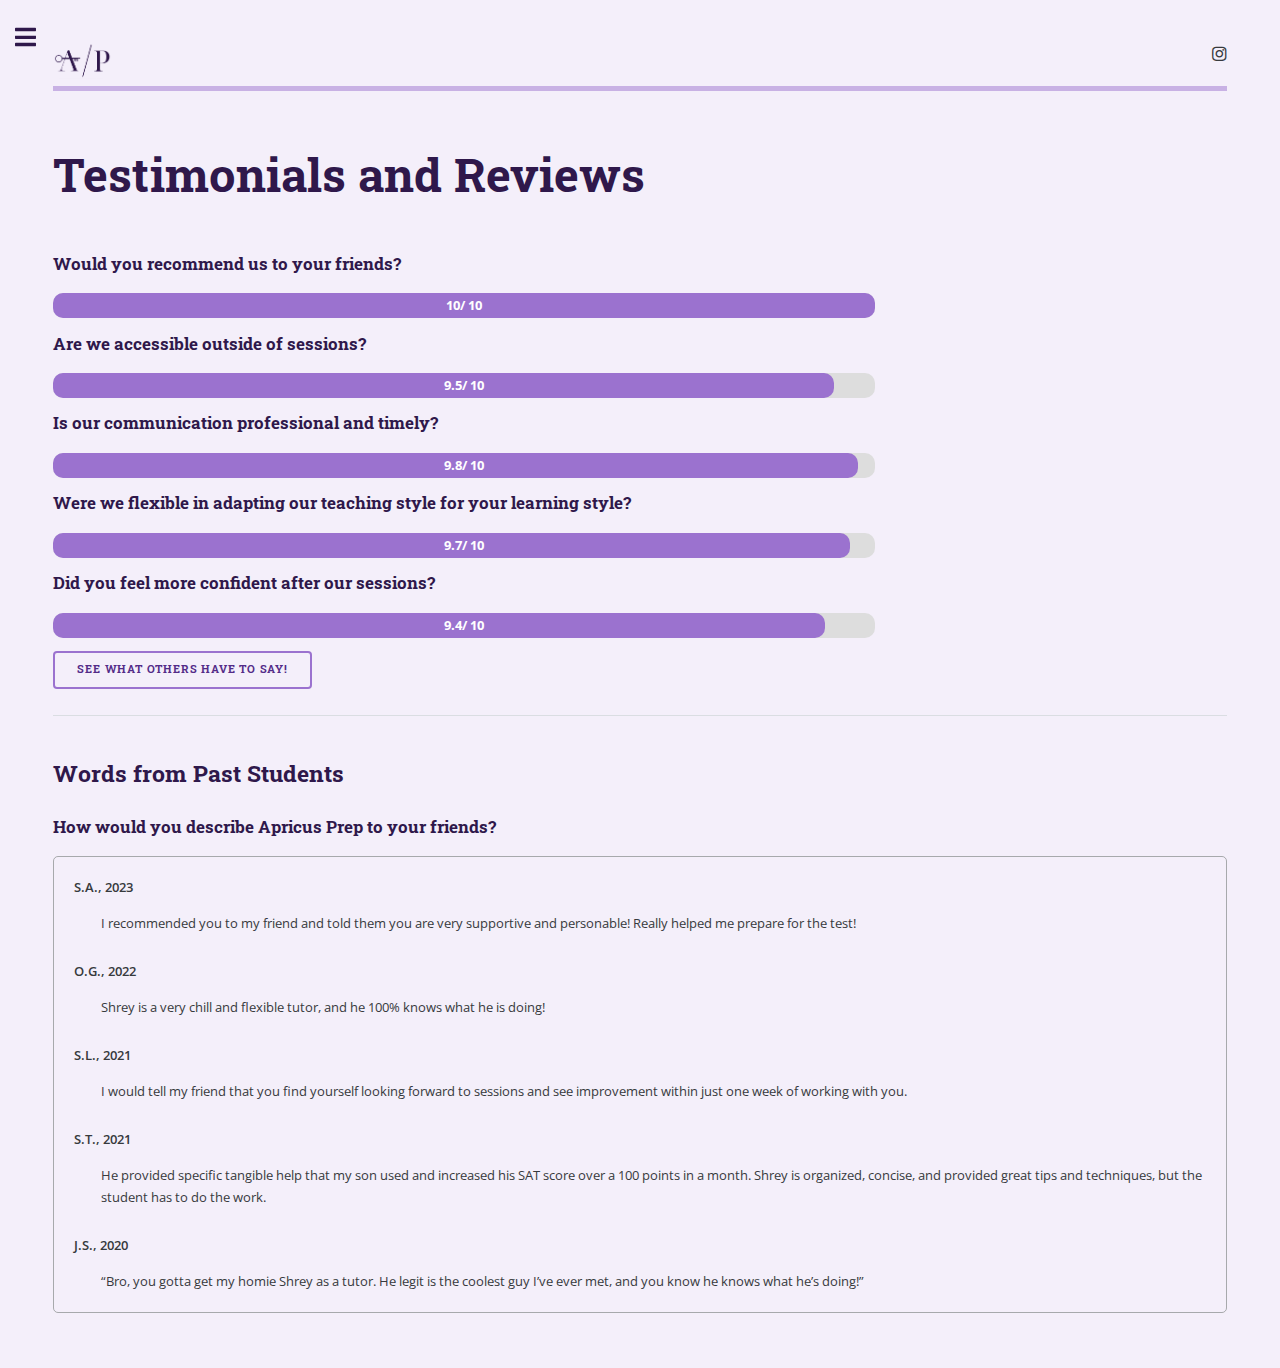
<file: testimonials.html>
<!DOCTYPE HTML>
<!--
	Editorial by HTML5 UP
	html5up.net | @ajlkn
	Free for personal and commercial use under the CCA 3.0 license (html5up.net/license)
-->
<html>
	<head>
		<title>Apricus Prep - Testimonials</title>
		<meta charset="utf-8" />
		<meta name="viewport" content="width=device-width, initial-scale=1, user-scalable=no" />
		<link rel="stylesheet" href="assets/css/main.css" />
	</head>
	<body class="is-preload">

		<!-- Wrapper -->
			<div id="wrapper">

				<!-- Main -->
					<div id="main">
						<div class="inner">

							<!-- Header -->
								<header id="header" style="padding: 3em 0 0 0">
									<a href="index.html" class="logo">
										<span class="image object">
											<img src="Raw Logos/Logo_AP_Purple_Transparent.png" style="max-width:10%"/>
										</span>
									</a>
									<ul class="icons">
										<li><a href="#" class="icon brands fa-instagram"><span class="label">Instagram</span></a></li>
									</ul>
								</header>

							<!-- Content -->
								<section>
									<header class="main">
										<h1>Testimonials and Reviews</h1>
									</header>

									<!--<span class="image main"><img src="images/pic11.jpg" alt="" /></span> -->

									<h3 style="text-align: left;">Would you recommend us to your friends?</h3>

									<div class="rating-container">
										<div class="rating-bar">
										  <div class="rating-fill" style="width: 100%"></div>
										  <div class="rating-text">10/ 10</div>
										</div>
									  </div>

									<h3 style="text-align: left;">Are we accessible outside of sessions?</h3>

									<div class="rating-container">
										<div class="rating-bar">
										<div class="rating-fill" style="width: 95%"></div>
										<div class="rating-text">9.5/ 10</div>
										</div>
									</div>

									<h3 style="text-align: left;">Is our communication professional and timely?</h3>

									<div class="rating-container">
										<div class="rating-bar">
										  <div class="rating-fill" style="width: 98%"></div>
										  <div class="rating-text">9.8/ 10</div>
										</div>
									  </div>

									<h3 style="text-align: left;">Were we flexible in adapting our teaching style for your learning style?</h3>

									<div class="rating-container">
										<div class="rating-bar">
											<div class="rating-fill" style="width: 97%"></div>
											<div class="rating-text">9.7/ 10</div>
										</div>
									</div>

									<h3 style="text-align: left;">Did you feel more confident after our sessions?</h3>

									<div class="rating-container">
										<div class="rating-bar">
											<div class="rating-fill" style="width: 94%"></div>
											<div class="rating-text">9.4/ 10</div>
										</div>
									</div>
									  
									  
									
									<ul class="actions" style="padding-bottom: 0; margin-bottom: 0;">
										<li><a href="testimonials.html#comments" class="button big">See what others have to say!</a></li>										
									</ul>

									<hr class="major" style="margin-top:1em;" id="comments"/>

									<h2>Words from Past Students</h2>
									<h3>How would you describe Apricus Prep to your friends?</h3>
									<div class="box">
										<dl>
											<dt>S.A., 2023</dt>
											<dd>
												<p>I recommended you to my friend and told them you are very supportive and personable! Really helped me prepare for the test! </p>
											</dd>
											<dt>O.G., 2022</dt>
											<dd>
												<p>Shrey is a very chill and flexible tutor, and he 100% knows what he is doing!</p>
											</dd>
											<dt>S.L., 2021</dt>
											<dd>
												<p>I would tell my friend that you find yourself looking forward to sessions and see improvement within just one week of working with you.</p>
											</dd>
											<dt>S.T., 2021</dt>
											<dd>
												<p>He provided specific tangible help that my son used and increased his SAT score over a 100 points in a month. Shrey is organized, concise, and provided great tips and techniques, but the student has to do the work.</p>
											</dd>
											<dt>J.S., 2020</dt>
											<dd>
												<p>“Bro, you gotta get my homie Shrey as a tutor. He legit is the coolest guy I’ve ever met, and you know he knows what he’s doing!”</p>
											</dd>
										</dl>							
									</div>

									
								</section>

						</div>
					</div>

				<!-- Sidebar -->
				<div id="sidebar">
					<div class="inner">

						<!-- Menu -->
							<nav id="menu">
								<header class="major">
									<h2 style="padding: 0 0 0 0">Menu</h2>
								</header>
								<ul>
									<li><a href="index.html">Apricus Prep</a></li>
									<li><a href="index.html#team">Meet Our Team</a></li>
									<li>
										<span class="opener">What We Offer</span>
										<ul>
											<li><a href="sat-programs.html">SAT Programs and Resources</a></li>
											<li><a href="high-school-programs.html">High School Math and Science</a></li>
											<li><a href="college-statements.html">College Essays, Personal Statements, and Resumes</a></li>
											<li><a href="college-classes.html">Undergraduate Math, Science and Writing</a></li>
										</ul>
									</li>
									<li><a href="testimonials.html">Testimonials and Reviews</a></li>
									<li><a href="index.html#Contact-Us">Contact Us</a></li>
									
								</ul>
							</nav>

						<!-- Section -->
							<section>
								<header class="major">
									<h2>Get in Touch</h2>
								</header>
								<p style="color:#343a40">Whatever your educational goals, we at Apricus are confident that we can get you to the next level of your potential. We welcome all inquiries, so please reach out!</p>
								<ul class="contact">
									<li><a href="index.html#Contact-Us" class="button">Contact Us</a></li>
									<li class="icon solid fa-envelope" style="color:#343a40; padding-left: 3em;"><a href="index.html#Contact-Us">tutor@apricusprep.com</a></li>										
								</ul>
							</section>

						<!-- Footer -->
							<footer id="footer">
								<p class="copyright" style="color:#343a40">&copy; ApricusPrep 2023. All rights reserved.</a></p>
							</footer>

					</div>
				</div>

			</div>

		<!-- Scripts -->
			<script src="assets/js/jquery.min.js"></script>
			<script src="assets/js/browser.min.js"></script>
			<script src="assets/js/breakpoints.min.js"></script>
			<script src="assets/js/util.js"></script>
			<script src="assets/js/main.js"></script>

	</body>
</html>
</file>
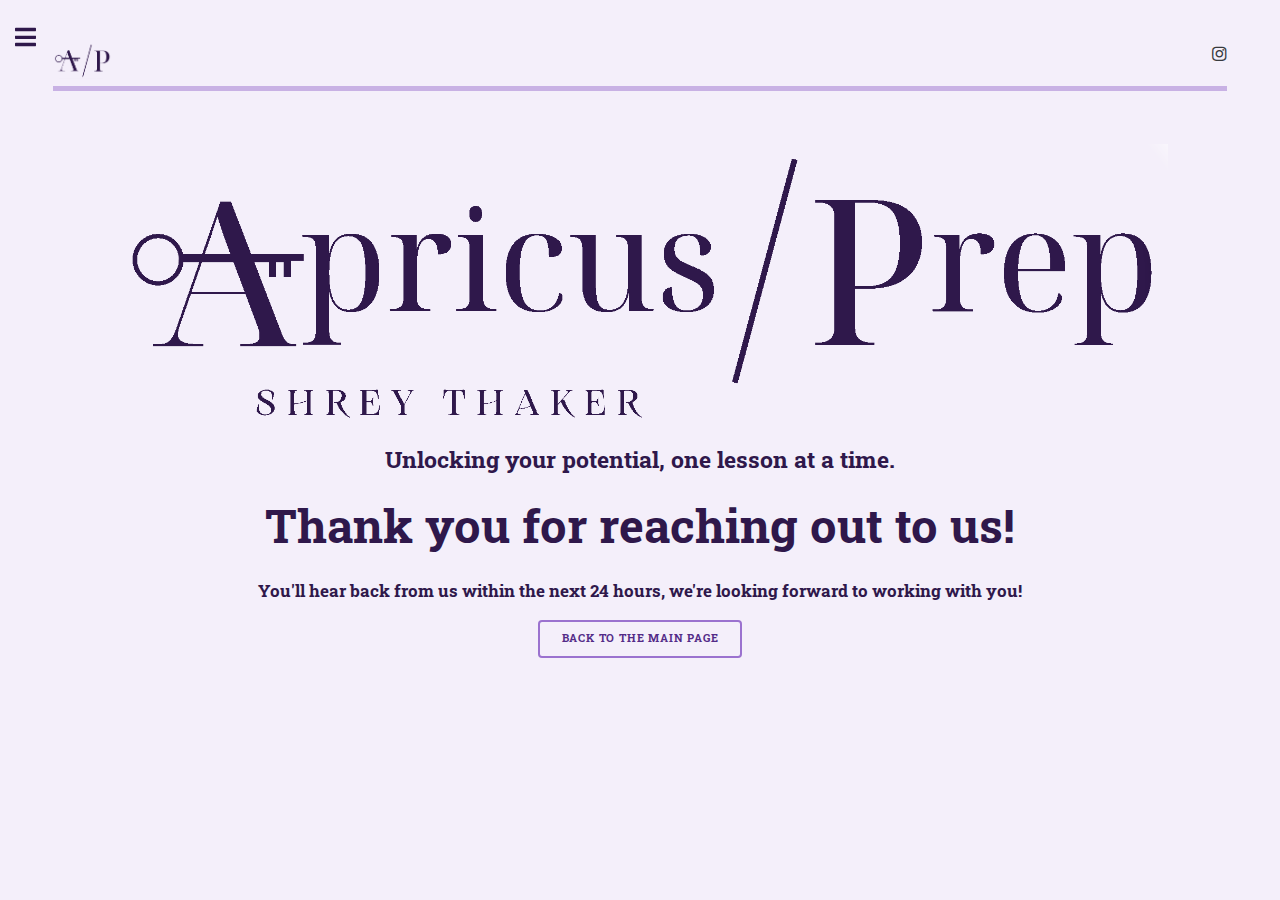
<file: thankyou.html>
<!DOCTYPE HTML>
<!--
	Editorial by HTML5 UP
	html5up.net | @ajlkn
	Free for personal and commercial use under the CCA 3.0 license (html5up.net/license)
-->
<html>
	<head>
		<title>Apricus Prep</title>
		<meta charset="utf-8" />
		<meta name="viewport" content="width=device-width, initial-scale=1, user-scalable=no" />
		<link rel="stylesheet" href="assets/css/main.css" />
		<style>
			/* CSS Styles */
			.circle-image {
			  display: block;
			  border-radius: 1%;
			  overflow: hidden;
			  margin: 20px;
			  border: 1px solid #343a40;
			}
			.circle-image img {
			  display: block;
			  max-width: 100%;
			  height: auto;
			}
			
			.image-container {
  			  text-align: center;
			}

			.image-container img {
				max-width: 90%;
				height: auto;
			}

@media screen and (max-width: 780px) {
    .image-container img {
        max-width: 90%;
    }
}

		</style>
		<script>
			function scrollToSection() {
				var sectionElement = document.getElementById('Contact-Us'); // Replace 'sectionId' with the actual ID of the target section
				if (sectionElement) {
					sectionElement.scrollIntoView({ behavior: 'smooth' });
				}
			}
		</script>
	</head>
	<body class="is-preload">

		<!-- Wrapper -->
			<div id="wrapper">

				<!-- Main -->
					<div id="main">
						<div class="inner">

							<!-- Header -->
								<header id="header" style="padding: 3em 0 0 0">
									<a href="index.html" class="logo">
										<span class="image object">
											<img src="Raw Logos/Logo_AP_Purple_Transparent.png" style="max-width:10%"/>
										</span>
									</a>
									<ul class="icons">
										<li><a href="#" class="icon brands fa-instagram"><span class="label">Instagram</span></a></li>
									</ul>
								</header>

							<!-- Banner -->
								<section id="banner">
									<div class="content">
										<header>
											<div class="image-container">
												<img src="Raw Logos/Logo_ApricusPrep_Purple_Transparent_WithST.png" alt="">
											</div>
											<h2 style="text-align:center">Unlocking your potential, one lesson at a time.</h2>
										</header>
										
										<h1 style="text-align:center;">Thank you for reaching out to us!</h1>
										<h3 style="text-align:center;">You'll hear back from us within the next 24 hours, we're looking forward to working with you!</h3>

										<div class="center-container">
											<ul class="actions">
											<li><a href="index.html" class="button big">Back to the Main Page</a></li>	
											</ul>
										</div>
										
									</div>
									
								</section>


							

						</div>
					</div>

				<!-- Sidebar -->
					<div id="sidebar">
						<div class="inner">

							<!-- Menu -->
								<nav id="menu">
									<header class="major">
										<h2 style="padding: 0 0 0 0">Menu</h2>
									</header>
									<ul>
										<li><a href="index.html">Apricus Prep</a></li>
										<li><a href="#team">Meet Our Team</a></li>
										<li>
											<span class="opener">What We Offer</span>
											<ul>
												<li><a href="sat-programs.html">SAT Programs and Resources</a></li>
												<li><a href="high-school-programs.html">High School Math and Science</a></li>
												<li><a href="college-statements.html">College Essays, Personal Statements, and Resumes</a></li>
												<li><a href="college-classes.html">Undergraduate Math, Science and Writing</a></li>
											</ul>
										</li>
										<li><a href="testimonials.html">Testimonials and Reviews</a></li>
										<li><a href="#Contact-Us">Contact Us</a></li>
										
									</ul>
								</nav>

							<!-- Section -->
								<section>
									<header class="major">
										<h2>Get in Touch</h2>
									</header>
									<p style="color:#343a40">Whatever your educational goals, we at Apricus are confident that we can get you to the next level of your potential. We welcome all inquiries, so please reach out!</p>
									<ul class="contact">
										<li><a href="#Contact-Us" class="button">Contact Us</a></li>
										<li class="icon solid fa-envelope" style="color:#343a40; padding-left: 3em;"><a href="#Contact-Us">tutor@apricusprep.com</a></li>										
									</ul>
								</section>

							<!-- Footer -->
								<footer id="footer">
									<p class="copyright" style="color:#343a40">&copy; ApricusPrep 2023. All rights reserved.</a></p>
								</footer>

						</div>
					</div>

			</div>

		<!-- Scripts -->
			<script src="assets/js/jquery.min.js"></script>
			<script src="assets/js/browser.min.js"></script>
			<script src="assets/js/breakpoints.min.js"></script>
			<script src="assets/js/util.js"></script>
			<script src="assets/js/main.js"></script>

	</body>
</html>
</file>
<file: assets/css/main.css>
@import url(fontawesome-all.min.css);
@import url("https://fonts.googleapis.com/css?family=Open+Sans:400,600,400italic,600italic|Roboto+Slab:400,700");
/*
	Editorial by HTML5 UP
	html5up.net | @ajlkn
	Free for personal and commercial use under the CCA 3.0 license (html5up.net/license)
*/
html, body, div, span, applet, object,
iframe, h1, h2, h3, h4, h5, h6, p, blockquote,
pre, a, abbr, acronym, address, big, cite,
code, del, dfn, em, img, ins, kbd, q, s, samp,
small, strike, strong, sub, sup, tt, var, b,
u, i, center, dl, dt, dd, ol, ul, li, fieldset,
form, label, legend, table, caption, tbody,
tfoot, thead, tr, th, td, article, aside,
canvas, details, embed, figure, figcaption,
footer, header, hgroup, menu, nav, output, ruby,
section, summary, time, mark, audio, video {
  margin: 0;
  padding: 0;
  border: 0;
  font-size: 100%;
  font: inherit;
  vertical-align: baseline; }

article, aside, details, figcaption, figure,
footer, header, hgroup, menu, nav, section {
  display: block; }

body {
  line-height: 1; }

ol, ul {
  list-style: none; }

blockquote, q {
  quotes: none; }
  blockquote:before, blockquote:after, q:before, q:after {
    content: '';
    content: none; }

table {
  border-collapse: collapse;
  border-spacing: 0; }

body {
  -webkit-text-size-adjust: none; }

mark {
  background-color: transparent;
  color: inherit; }

input::-moz-focus-inner {
  border: 0;
  padding: 0; }

input, select, textarea {
  -moz-appearance: none;
  -webkit-appearance: none;
  -ms-appearance: none;
  appearance: none; }

/* Basic */
@-ms-viewport {
  width: device-width; }

body {
  -ms-overflow-style: scrollbar; }

@media screen and (max-width: 480px) {
  html, body {
    min-width: 320px; } }

html {
  box-sizing: border-box; }

*, *:before, *:after {
  box-sizing: inherit; }

body {
  background: #f4effa; }
  body.is-preload *, body.is-preload *:before, body.is-preload *:after, body.is-resizing *, body.is-resizing *:before, body.is-resizing *:after {
    -moz-animation: none !important;
    -webkit-animation: none !important;
    -ms-animation: none !important;
    animation: none !important;
    -moz-transition: none !important;
    -webkit-transition: none !important;
    -ms-transition: none !important;
    transition: none !important; }

/* Type */
body, input, select, textarea {
  color: #373a3d;
  font-family: "Open Sans", sans-serif;
  font-size: 13pt;
  font-weight: 400;
  line-height: 1.65; }
  @media screen and (max-width: 1680px) {
    body, input, select, textarea {
      font-size: 11pt; } }
  @media screen and (max-width: 1280px) {
    body, input, select, textarea {
      font-size: 10pt; } }
  @media screen and (max-width: 360px) {
    body, input, select, textarea {
      font-size: 9pt; } }

a {
  -moz-transition: color 0.2s ease-in-out, border-bottom-color 0.2s ease-in-out;
  -webkit-transition: color 0.2s ease-in-out, border-bottom-color 0.2s ease-in-out;
  -ms-transition: color 0.2s ease-in-out, border-bottom-color 0.2s ease-in-out;
  transition: color 0.2s ease-in-out, border-bottom-color 0.2s ease-in-out;
  border-bottom: dotted 1px;
  color: #9B72CF;
  text-decoration: none; }
  a:hover {
    border-bottom-color: #846af5;
    color: #2F184B !important; }
    a:hover strong {
      color: inherit; }

strong, b {
  color: #3d4449;
  font-weight: 600; }

em, i {
  font-style: italic; }

p {
  margin: 0 0 2em 0; }

h1, h2, h3, h4, h5, h6 {
  color: #2f184b;
  font-family: "Roboto Slab", serif;
  font-weight: 700;
  line-height: 1.5;
  margin: 0 0 1em 0; }
  h1 a, h2 a, h3 a, h4 a, h5 a, h6 a {
    color: inherit;
    text-decoration: none;
    border-bottom: 0; }

h1 {
  font-size: 4em;
  margin: 0 0 0.5em 0;
  line-height: 1.3; }

h2 {
  font-size: 1.75em; }

h3 {
  font-size: 1.25em; }

h4 {
  font-size: 1.1em; }

h5 {
  font-size: 0.9em; }

h6 {
  font-size: 0.7em; }

@media screen and (max-width: 1680px) {
  h1 {
    font-size: 3.5em; } }

@media screen and (max-width: 980px) {
  h1 {
    font-size: 3.25em; } }

@media screen and (max-width: 736px) {
  h1 {
    font-size: 2em;
    line-height: 1.4; }
  h2 {
    font-size: 1.5em; } }

sub {
  font-size: 0.8em;
  position: relative;
  top: 0.5em; }

sup {
  font-size: 0.8em;
  position: relative;
  top: -0.5em; }

blockquote {
  border-left: solid 3px rgba(210, 215, 217, 0.75);
  font-style: italic;
  margin: 0 0 2em 0;
  padding: 0.5em 0 0.5em 2em; }

code {
  background: rgba(230, 235, 237, 0.25);
  border-radius: 0.375em;
  border: solid 1px rgba(210, 215, 217, 0.75);
  font-family: "Courier New", monospace;
  font-size: 0.9em;
  margin: 0 0.25em;
  padding: 0.25em 0.65em; }

pre {
  -webkit-overflow-scrolling: touch;
  font-family: "Courier New", monospace;
  font-size: 0.9em;
  margin: 0 0 2em 0; }
  pre code {
    display: block;
    line-height: 1.75;
    padding: 1em 1.5em;
    overflow-x: auto; }

hr {
  border: 0;
  border-bottom: solid 1px rgba(210, 215, 217, 0.75);
  margin: 2em 0; }
  hr.major {
    margin: 3em 0; }

.align-left {
  text-align: left; }

.align-center {
  text-align: center; }

.align-right {
  text-align: right; }

/* Row */
.row {
  display: flex;
  flex-wrap: wrap;
  box-sizing: border-box;
  align-items: stretch; }
  .row > * {
    box-sizing: border-box; }
  .row.gtr-uniform > * > :last-child {
    margin-bottom: 0; }
  .row.aln-left {
    justify-content: flex-start; }
  .row.aln-center {
    justify-content: center; }
  .row.aln-right {
    justify-content: flex-end; }
  .row.aln-top {
    align-items: flex-start; }
  .row.aln-middle {
    align-items: center; }
  .row.aln-bottom {
    align-items: flex-end; }
  .row > .imp {
    order: -1; }
  .row > .col-1 {
    width: 8.33333%; }
  .row > .off-1 {
    margin-left: 8.33333%; }
  .row > .col-2 {
    width: 16.66667%; }
  .row > .off-2 {
    margin-left: 16.66667%; }
  .row > .col-3 {
    width: 25%; }
  .row > .off-3 {
    margin-left: 25%; }
  .row > .col-4 {
    width: 33.33333%; }
  .row > .off-4 {
    margin-left: 33.33333%; }
  .row > .col-5 {
    width: 41.66667%; }
  .row > .off-5 {
    margin-left: 41.66667%; }
  .row > .col-6 {
    width: 50%; }
  .row > .off-6 {
    margin-left: 50%; }
  .row > .col-7 {
    width: 58.33333%; }
  .row > .off-7 {
    margin-left: 58.33333%; }
  .row > .col-8 {
    width: 66.66667%; }
  .row > .off-8 {
    margin-left: 66.66667%; }
  .row > .col-9 {
    width: 75%; }
  .row > .off-9 {
    margin-left: 75%; }
  .row > .col-10 {
    width: 83.33333%; }
  .row > .off-10 {
    margin-left: 83.33333%; }
  .row > .col-11 {
    width: 91.66667%; }
  .row > .off-11 {
    margin-left: 91.66667%; }
  .row > .col-12 {
    width: 100%; }
  .row > .off-12 {
    margin-left: 100%; }
  .row.gtr-0 {
    margin-top: 0;
    margin-left: 0em; }
    .row.gtr-0 > * {
      padding: 0 0 0 0em; }
    .row.gtr-0.gtr-uniform {
      margin-top: 0em; }
      .row.gtr-0.gtr-uniform > * {
        padding-top: 0em; }
  .row.gtr-25 {
    margin-top: 0;
    margin-left: -0.375em; }
    .row.gtr-25 > * {
      padding: 0 0 0 0.375em; }
    .row.gtr-25.gtr-uniform {
      margin-top: -0.375em; }
      .row.gtr-25.gtr-uniform > * {
        padding-top: 0.375em; }
  .row.gtr-50 {
    margin-top: 0;
    margin-left: -0.75em; }
    .row.gtr-50 > * {
      padding: 0 0 0 0.75em; }
    .row.gtr-50.gtr-uniform {
      margin-top: -0.75em; }
      .row.gtr-50.gtr-uniform > * {
        padding-top: 0.75em; }
  .row {
    margin-top: 0;
    margin-left: -1.5em; }
    .row > * {
      padding: 0 0 0 1.5em; }
    .row.gtr-uniform {
      margin-top: -1.5em; }
      .row.gtr-uniform > * {
        padding-top: 1.5em; }
  .row.gtr-150 {
    margin-top: 0;
    margin-left: -2.25em; }
    .row.gtr-150 > * {
      padding: 0 0 0 2.25em; }
    .row.gtr-150.gtr-uniform {
      margin-top: -2.25em; }
      .row.gtr-150.gtr-uniform > * {
        padding-top: 2.25em; }
  .row.gtr-200 {
    margin-top: 0;
    margin-left: -3em; }
    .row.gtr-200 > * {
      padding: 0 0 0 3em; }
    .row.gtr-200.gtr-uniform {
      margin-top: -3em; }
      .row.gtr-200.gtr-uniform > * {
        padding-top: 3em; }
  @media screen and (max-width: 1680px) {
    .row {
      display: flex;
      flex-wrap: wrap;
      box-sizing: border-box;
      align-items: stretch; }
      .row > * {
        box-sizing: border-box; }
      .row.gtr-uniform > * > :last-child {
        margin-bottom: 0; }
      .row.aln-left {
        justify-content: flex-start; }
      .row.aln-center {
        justify-content: center; }
      .row.aln-right {
        justify-content: flex-end; }
      .row.aln-top {
        align-items: flex-start; }
      .row.aln-middle {
        align-items: center; }
      .row.aln-bottom {
        align-items: flex-end; }
      .row > .imp-xlarge {
        order: -1; }
      .row > .col-1-xlarge {
        width: 8.33333%; }
      .row > .off-1-xlarge {
        margin-left: 8.33333%; }
      .row > .col-2-xlarge {
        width: 16.66667%; }
      .row > .off-2-xlarge {
        margin-left: 16.66667%; }
      .row > .col-3-xlarge {
        width: 25%; }
      .row > .off-3-xlarge {
        margin-left: 25%; }
      .row > .col-4-xlarge {
        width: 33.33333%; }
      .row > .off-4-xlarge {
        margin-left: 33.33333%; }
      .row > .col-5-xlarge {
        width: 41.66667%; }
      .row > .off-5-xlarge {
        margin-left: 41.66667%; }
      .row > .col-6-xlarge {
        width: 50%; }
      .row > .off-6-xlarge {
        margin-left: 50%; }
      .row > .col-7-xlarge {
        width: 58.33333%; }
      .row > .off-7-xlarge {
        margin-left: 58.33333%; }
      .row > .col-8-xlarge {
        width: 66.66667%; }
      .row > .off-8-xlarge {
        margin-left: 66.66667%; }
      .row > .col-9-xlarge {
        width: 75%; }
      .row > .off-9-xlarge {
        margin-left: 75%; }
      .row > .col-10-xlarge {
        width: 83.33333%; }
      .row > .off-10-xlarge {
        margin-left: 83.33333%; }
      .row > .col-11-xlarge {
        width: 91.66667%; }
      .row > .off-11-xlarge {
        margin-left: 91.66667%; }
      .row > .col-12-xlarge {
        width: 100%; }
      .row > .off-12-xlarge {
        margin-left: 100%; }
      .row.gtr-0 {
        margin-top: 0;
        margin-left: 0em; }
        .row.gtr-0 > * {
          padding: 0 0 0 0em; }
        .row.gtr-0.gtr-uniform {
          margin-top: 0em; }
          .row.gtr-0.gtr-uniform > * {
            padding-top: 0em; }
      .row.gtr-25 {
        margin-top: 0;
        margin-left: -0.375em; }
        .row.gtr-25 > * {
          padding: 0 0 0 0.375em; }
        .row.gtr-25.gtr-uniform {
          margin-top: -0.375em; }
          .row.gtr-25.gtr-uniform > * {
            padding-top: 0.375em; }
      .row.gtr-50 {
        margin-top: 0;
        margin-left: -0.75em; }
        .row.gtr-50 > * {
          padding: 0 0 0 0.75em; }
        .row.gtr-50.gtr-uniform {
          margin-top: -0.75em; }
          .row.gtr-50.gtr-uniform > * {
            padding-top: 0.75em; }
      .row {
        margin-top: 0;
        margin-left: -1.5em; }
        .row > * {
          padding: 0 0 0 1.5em; }
        .row.gtr-uniform {
          margin-top: -1.5em; }
          .row.gtr-uniform > * {
            padding-top: 1.5em; }
      .row.gtr-150 {
        margin-top: 0;
        margin-left: -2.25em; }
        .row.gtr-150 > * {
          padding: 0 0 0 2.25em; }
        .row.gtr-150.gtr-uniform {
          margin-top: -2.25em; }
          .row.gtr-150.gtr-uniform > * {
            padding-top: 2.25em; }
      .row.gtr-200 {
        margin-top: 0;
        margin-left: -3em; }
        .row.gtr-200 > * {
          padding: 0 0 0 3em; }
        .row.gtr-200.gtr-uniform {
          margin-top: -3em; }
          .row.gtr-200.gtr-uniform > * {
            padding-top: 3em; } }
  @media screen and (max-width: 1280px) {
    .row {
      display: flex;
      flex-wrap: wrap;
      box-sizing: border-box;
      align-items: stretch; }
      .row > * {
        box-sizing: border-box; }
      .row.gtr-uniform > * > :last-child {
        margin-bottom: 0; }
      .row.aln-left {
        justify-content: flex-start; }
      .row.aln-center {
        justify-content: center; }
      .row.aln-right {
        justify-content: flex-end; }
      .row.aln-top {
        align-items: flex-start; }
      .row.aln-middle {
        align-items: center; }
      .row.aln-bottom {
        align-items: flex-end; }
      .row > .imp-large {
        order: -1; }
      .row > .col-1-large {
        width: 8.33333%; }
      .row > .off-1-large {
        margin-left: 8.33333%; }
      .row > .col-2-large {
        width: 16.66667%; }
      .row > .off-2-large {
        margin-left: 16.66667%; }
      .row > .col-3-large {
        width: 25%; }
      .row > .off-3-large {
        margin-left: 25%; }
      .row > .col-4-large {
        width: 33.33333%; }
      .row > .off-4-large {
        margin-left: 33.33333%; }
      .row > .col-5-large {
        width: 41.66667%; }
      .row > .off-5-large {
        margin-left: 41.66667%; }
      .row > .col-6-large {
        width: 50%; }
      .row > .off-6-large {
        margin-left: 50%; }
      .row > .col-7-large {
        width: 58.33333%; }
      .row > .off-7-large {
        margin-left: 58.33333%; }
      .row > .col-8-large {
        width: 66.66667%; }
      .row > .off-8-large {
        margin-left: 66.66667%; }
      .row > .col-9-large {
        width: 75%; }
      .row > .off-9-large {
        margin-left: 75%; }
      .row > .col-10-large {
        width: 83.33333%; }
      .row > .off-10-large {
        margin-left: 83.33333%; }
      .row > .col-11-large {
        width: 91.66667%; }
      .row > .off-11-large {
        margin-left: 91.66667%; }
      .row > .col-12-large {
        width: 100%; }
      .row > .off-12-large {
        margin-left: 100%; }
      .row.gtr-0 {
        margin-top: 0;
        margin-left: 0em; }
        .row.gtr-0 > * {
          padding: 0 0 0 0em; }
        .row.gtr-0.gtr-uniform {
          margin-top: 0em; }
          .row.gtr-0.gtr-uniform > * {
            padding-top: 0em; }
      .row.gtr-25 {
        margin-top: 0;
        margin-left: -0.375em; }
        .row.gtr-25 > * {
          padding: 0 0 0 0.375em; }
        .row.gtr-25.gtr-uniform {
          margin-top: -0.375em; }
          .row.gtr-25.gtr-uniform > * {
            padding-top: 0.375em; }
      .row.gtr-50 {
        margin-top: 0;
        margin-left: -0.75em; }
        .row.gtr-50 > * {
          padding: 0 0 0 0.75em; }
        .row.gtr-50.gtr-uniform {
          margin-top: -0.75em; }
          .row.gtr-50.gtr-uniform > * {
            padding-top: 0.75em; }
      .row {
        margin-top: 0;
        margin-left: -1.5em; }
        .row > * {
          padding: 0 0 0 1.5em; }
        .row.gtr-uniform {
          margin-top: -1.5em; }
          .row.gtr-uniform > * {
            padding-top: 1.5em; }
      .row.gtr-150 {
        margin-top: 0;
        margin-left: -2.25em; }
        .row.gtr-150 > * {
          padding: 0 0 0 2.25em; }
        .row.gtr-150.gtr-uniform {
          margin-top: -2.25em; }
          .row.gtr-150.gtr-uniform > * {
            padding-top: 2.25em; }
      .row.gtr-200 {
        margin-top: 0;
        margin-left: -3em; }
        .row.gtr-200 > * {
          padding: 0 0 0 3em; }
        .row.gtr-200.gtr-uniform {
          margin-top: -3em; }
          .row.gtr-200.gtr-uniform > * {
            padding-top: 3em; } }
  @media screen and (max-width: 980px) {
    .row {
      display: flex;
      flex-wrap: wrap;
      box-sizing: border-box;
      align-items: stretch; }
      .row > * {
        box-sizing: border-box; }
      .row.gtr-uniform > * > :last-child {
        margin-bottom: 0; }
      .row.aln-left {
        justify-content: flex-start; }
      .row.aln-center {
        justify-content: center; }
      .row.aln-right {
        justify-content: flex-end; }
      .row.aln-top {
        align-items: flex-start; }
      .row.aln-middle {
        align-items: center; }
      .row.aln-bottom {
        align-items: flex-end; }
      .row > .imp-medium {
        order: -1; }
      .row > .col-1-medium {
        width: 8.33333%; }
      .row > .off-1-medium {
        margin-left: 8.33333%; }
      .row > .col-2-medium {
        width: 16.66667%; }
      .row > .off-2-medium {
        margin-left: 16.66667%; }
      .row > .col-3-medium {
        width: 25%; }
      .row > .off-3-medium {
        margin-left: 25%; }
      .row > .col-4-medium {
        width: 33.33333%; }
      .row > .off-4-medium {
        margin-left: 33.33333%; }
      .row > .col-5-medium {
        width: 41.66667%; }
      .row > .off-5-medium {
        margin-left: 41.66667%; }
      .row > .col-6-medium {
        width: 50%; }
      .row > .off-6-medium {
        margin-left: 50%; }
      .row > .col-7-medium {
        width: 58.33333%; }
      .row > .off-7-medium {
        margin-left: 58.33333%; }
      .row > .col-8-medium {
        width: 66.66667%; }
      .row > .off-8-medium {
        margin-left: 66.66667%; }
      .row > .col-9-medium {
        width: 75%; }
      .row > .off-9-medium {
        margin-left: 75%; }
      .row > .col-10-medium {
        width: 83.33333%; }
      .row > .off-10-medium {
        margin-left: 83.33333%; }
      .row > .col-11-medium {
        width: 91.66667%; }
      .row > .off-11-medium {
        margin-left: 91.66667%; }
      .row > .col-12-medium {
        width: 100%; }
      .row > .off-12-medium {
        margin-left: 100%; }
      .row.gtr-0 {
        margin-top: 0;
        margin-left: 0em; }
        .row.gtr-0 > * {
          padding: 0 0 0 0em; }
        .row.gtr-0.gtr-uniform {
          margin-top: 0em; }
          .row.gtr-0.gtr-uniform > * {
            padding-top: 0em; }
      .row.gtr-25 {
        margin-top: 0;
        margin-left: -0.375em; }
        .row.gtr-25 > * {
          padding: 0 0 0 0.375em; }
        .row.gtr-25.gtr-uniform {
          margin-top: -0.375em; }
          .row.gtr-25.gtr-uniform > * {
            padding-top: 0.375em; }
      .row.gtr-50 {
        margin-top: 0;
        margin-left: -0.75em; }
        .row.gtr-50 > * {
          padding: 0 0 0 0.75em; }
        .row.gtr-50.gtr-uniform {
          margin-top: -0.75em; }
          .row.gtr-50.gtr-uniform > * {
            padding-top: 0.75em; }
      .row {
        margin-top: 0;
        margin-left: -1.5em; }
        .row > * {
          padding: 0 0 0 1.5em; }
        .row.gtr-uniform {
          margin-top: -1.5em; }
          .row.gtr-uniform > * {
            padding-top: 1.5em; }
      .row.gtr-150 {
        margin-top: 0;
        margin-left: -2.25em; }
        .row.gtr-150 > * {
          padding: 0 0 0 2.25em; }
        .row.gtr-150.gtr-uniform {
          margin-top: -2.25em; }
          .row.gtr-150.gtr-uniform > * {
            padding-top: 2.25em; }
      .row.gtr-200 {
        margin-top: 0;
        margin-left: -3em; }
        .row.gtr-200 > * {
          padding: 0 0 0 3em; }
        .row.gtr-200.gtr-uniform {
          margin-top: -3em; }
          .row.gtr-200.gtr-uniform > * {
            padding-top: 3em; } }
  @media screen and (max-width: 736px) {
    .row {
      display: flex;
      flex-wrap: wrap;
      box-sizing: border-box;
      align-items: stretch; }
      .row > * {
        box-sizing: border-box; }
      .row.gtr-uniform > * > :last-child {
        margin-bottom: 0; }
      .row.aln-left {
        justify-content: flex-start; }
      .row.aln-center {
        justify-content: center; }
      .row.aln-right {
        justify-content: flex-end; }
      .row.aln-top {
        align-items: flex-start; }
      .row.aln-middle {
        align-items: center; }
      .row.aln-bottom {
        align-items: flex-end; }
      .row > .imp-small {
        order: -1; }
      .row > .col-1-small {
        width: 8.33333%; }
      .row > .off-1-small {
        margin-left: 8.33333%; }
      .row > .col-2-small {
        width: 16.66667%; }
      .row > .off-2-small {
        margin-left: 16.66667%; }
      .row > .col-3-small {
        width: 25%; }
      .row > .off-3-small {
        margin-left: 25%; }
      .row > .col-4-small {
        width: 33.33333%; }
      .row > .off-4-small {
        margin-left: 33.33333%; }
      .row > .col-5-small {
        width: 41.66667%; }
      .row > .off-5-small {
        margin-left: 41.66667%; }
      .row > .col-6-small {
        width: 50%; }
      .row > .off-6-small {
        margin-left: 50%; }
      .row > .col-7-small {
        width: 58.33333%; }
      .row > .off-7-small {
        margin-left: 58.33333%; }
      .row > .col-8-small {
        width: 66.66667%; }
      .row > .off-8-small {
        margin-left: 66.66667%; }
      .row > .col-9-small {
        width: 75%; }
      .row > .off-9-small {
        margin-left: 75%; }
      .row > .col-10-small {
        width: 83.33333%; }
      .row > .off-10-small {
        margin-left: 83.33333%; }
      .row > .col-11-small {
        width: 91.66667%; }
      .row > .off-11-small {
        margin-left: 91.66667%; }
      .row > .col-12-small {
        width: 100%; }
      .row > .off-12-small {
        margin-left: 100%; }
      .row.gtr-0 {
        margin-top: 0;
        margin-left: 0em; }
        .row.gtr-0 > * {
          padding: 0 0 0 0em; }
        .row.gtr-0.gtr-uniform {
          margin-top: 0em; }
          .row.gtr-0.gtr-uniform > * {
            padding-top: 0em; }
      .row.gtr-25 {
        margin-top: 0;
        margin-left: -0.375em; }
        .row.gtr-25 > * {
          padding: 0 0 0 0.375em; }
        .row.gtr-25.gtr-uniform {
          margin-top: -0.375em; }
          .row.gtr-25.gtr-uniform > * {
            padding-top: 0.375em; }
      .row.gtr-50 {
        margin-top: 0;
        margin-left: -0.75em; }
        .row.gtr-50 > * {
          padding: 0 0 0 0.75em; }
        .row.gtr-50.gtr-uniform {
          margin-top: -0.75em; }
          .row.gtr-50.gtr-uniform > * {
            padding-top: 0.75em; }
      .row {
        margin-top: 0;
        margin-left: -1.5em; }
        .row > * {
          padding: 0 0 0 1.5em; }
        .row.gtr-uniform {
          margin-top: -1.5em; }
          .row.gtr-uniform > * {
            padding-top: 1.5em; }
      .row.gtr-150 {
        margin-top: 0;
        margin-left: -2.25em; }
        .row.gtr-150 > * {
          padding: 0 0 0 2.25em; }
        .row.gtr-150.gtr-uniform {
          margin-top: -2.25em; }
          .row.gtr-150.gtr-uniform > * {
            padding-top: 2.25em; }
      .row.gtr-200 {
        margin-top: 0;
        margin-left: -3em; }
        .row.gtr-200 > * {
          padding: 0 0 0 3em; }
        .row.gtr-200.gtr-uniform {
          margin-top: -3em; }
          .row.gtr-200.gtr-uniform > * {
            padding-top: 3em; } }
  @media screen and (max-width: 480px) {
    .row {
      display: flex;
      flex-wrap: wrap;
      box-sizing: border-box;
      align-items: stretch; }
      .row > * {
        box-sizing: border-box; }
      .row.gtr-uniform > * > :last-child {
        margin-bottom: 0; }
      .row.aln-left {
        justify-content: flex-start; }
      .row.aln-center {
        justify-content: center; }
      .row.aln-right {
        justify-content: flex-end; }
      .row.aln-top {
        align-items: flex-start; }
      .row.aln-middle {
        align-items: center; }
      .row.aln-bottom {
        align-items: flex-end; }
      .row > .imp-xsmall {
        order: -1; }
      .row > .col-1-xsmall {
        width: 8.33333%; }
      .row > .off-1-xsmall {
        margin-left: 8.33333%; }
      .row > .col-2-xsmall {
        width: 16.66667%; }
      .row > .off-2-xsmall {
        margin-left: 16.66667%; }
      .row > .col-3-xsmall {
        width: 25%; }
      .row > .off-3-xsmall {
        margin-left: 25%; }
      .row > .col-4-xsmall {
        width: 33.33333%; }
      .row > .off-4-xsmall {
        margin-left: 33.33333%; }
      .row > .col-5-xsmall {
        width: 41.66667%; }
      .row > .off-5-xsmall {
        margin-left: 41.66667%; }
      .row > .col-6-xsmall {
        width: 50%; }
      .row > .off-6-xsmall {
        margin-left: 50%; }
      .row > .col-7-xsmall {
        width: 58.33333%; }
      .row > .off-7-xsmall {
        margin-left: 58.33333%; }
      .row > .col-8-xsmall {
        width: 66.66667%; }
      .row > .off-8-xsmall {
        margin-left: 66.66667%; }
      .row > .col-9-xsmall {
        width: 75%; }
      .row > .off-9-xsmall {
        margin-left: 75%; }
      .row > .col-10-xsmall {
        width: 83.33333%; }
      .row > .off-10-xsmall {
        margin-left: 83.33333%; }
      .row > .col-11-xsmall {
        width: 91.66667%; }
      .row > .off-11-xsmall {
        margin-left: 91.66667%; }
      .row > .col-12-xsmall {
        width: 100%; }
      .row > .off-12-xsmall {
        margin-left: 100%; }
      .row.gtr-0 {
        margin-top: 0;
        margin-left: 0em; }
        .row.gtr-0 > * {
          padding: 0 0 0 0em; }
        .row.gtr-0.gtr-uniform {
          margin-top: 0em; }
          .row.gtr-0.gtr-uniform > * {
            padding-top: 0em; }
      .row.gtr-25 {
        margin-top: 0;
        margin-left: -0.375em; }
        .row.gtr-25 > * {
          padding: 0 0 0 0.375em; }
        .row.gtr-25.gtr-uniform {
          margin-top: -0.375em; }
          .row.gtr-25.gtr-uniform > * {
            padding-top: 0.375em; }
      .row.gtr-50 {
        margin-top: 0;
        margin-left: -0.75em; }
        .row.gtr-50 > * {
          padding: 0 0 0 0.75em; }
        .row.gtr-50.gtr-uniform {
          margin-top: -0.75em; }
          .row.gtr-50.gtr-uniform > * {
            padding-top: 0.75em; }
      .row {
        margin-top: 0;
        margin-left: -1.5em; }
        .row > * {
          padding: 0 0 0 1.5em; }
        .row.gtr-uniform {
          margin-top: -1.5em; }
          .row.gtr-uniform > * {
            padding-top: 1.5em; }
      .row.gtr-150 {
        margin-top: 0;
        margin-left: -2.25em; }
        .row.gtr-150 > * {
          padding: 0 0 0 2.25em; }
        .row.gtr-150.gtr-uniform {
          margin-top: -2.25em; }
          .row.gtr-150.gtr-uniform > * {
            padding-top: 2.25em; }
      .row.gtr-200 {
        margin-top: 0;
        margin-left: -3em; }
        .row.gtr-200 > * {
          padding: 0 0 0 3em; }
        .row.gtr-200.gtr-uniform {
          margin-top: -3em; }
          .row.gtr-200.gtr-uniform > * {
            padding-top: 3em; } }

/* Section/Article */
section.special, article.special {
  text-align: justify; }

header p {
  font-family: "Roboto Slab", serif;
  font-size: 1em;
  font-weight: 400;
  letter-spacing: 0.075em;
  margin-top: -0.5em;
  text-transform: uppercase; }

header.major > :last-child {
  border-bottom: solid 3px #9b72cf;
  display: inline-block;
  margin: 0 0 2em 0;
  padding: 0 0.75em 0.5em 0; }

header.main > :last-child {
  margin: 0 0 1em 0; }

/* Form */
form {
  margin: 0 0 2em 0;
  padding-top: 1em;
  border-top: solid 2px rgba(200, 177, 228, 0.75);
}

label {
  color: #3d4449;
  display: block;
  font-size: 0.9em;
  font-weight: 600;
  margin: 0 0 1em 0; }

input[type="text"],
input[type="password"],
input[type="email"],
input[type="tel"],
input[type="search"],
input[type="url"],
select,
textarea {
  -moz-appearance: none;
  -webkit-appearance: none;
  -ms-appearance: none;
  appearance: none;
  background: #ffffff;
  border-radius: 0.375em;
  border: none;
  border: solid 1px rgba(210, 215, 217, 0.75);
  color: inherit;
  display: block;
  outline: 0;
  padding: 0 1em;
  text-decoration: none;
  width: 100%; }
  input[type="text"]:invalid,
  input[type="password"]:invalid,
  input[type="email"]:invalid,
  input[type="tel"]:invalid,
  input[type="search"]:invalid,
  input[type="url"]:invalid,
  select:invalid,
  textarea:invalid {
    box-shadow: none; }
  input[type="text"]:focus,
  input[type="password"]:focus,
  input[type="email"]:focus,
  input[type="tel"]:focus,
  input[type="search"]:focus,
  input[type="url"]:focus,
  select:focus,
  textarea:focus {
    border-color: #f56ad2;
    box-shadow: 0 0 0 1px #6a7ff5; }

select {
  background-image: url("data:image/svg+xml;charset=utf8,%3Csvg xmlns='http://www.w3.org/2000/svg' width='40' height='40' preserveAspectRatio='none' viewBox='0 0 40 40'%3E%3Cpath d='M9.4,12.3l10.4,10.4l10.4-10.4c0.2-0.2,0.5-0.4,0.9-0.4c0.3,0,0.6,0.1,0.9,0.4l3.3,3.3c0.2,0.2,0.4,0.5,0.4,0.9 c0,0.4-0.1,0.6-0.4,0.9L20.7,31.9c-0.2,0.2-0.5,0.4-0.9,0.4c-0.3,0-0.6-0.1-0.9-0.4L4.3,17.3c-0.2-0.2-0.4-0.5-0.4-0.9 c0-0.4,0.1-0.6,0.4-0.9l3.3-3.3c0.2-0.2,0.5-0.4,0.9-0.4S9.1,12.1,9.4,12.3z' fill='rgba(210, 215, 217, 0.75)' /%3E%3C/svg%3E");
  background-size: 1.25em;
  background-repeat: no-repeat;
  background-position: calc(100% - 1em) center;
  height: 2.75em;
  padding-right: 2.75em;
  text-overflow: ellipsis; }
  select option {
    color: #3d4449;
    background: #ffffff; }
  select:focus::-ms-value {
    background-color: transparent; }
  select::-ms-expand {
    display: none; }

input[type="text"],
input[type="password"],
input[type="email"],
input[type="tel"],
input[type="search"],
input[type="url"],
select {
  height: 2.75em; }

textarea {
  padding: 0.75em 1em; }

input[type="checkbox"],
input[type="radio"] {
  -moz-appearance: none;
  -webkit-appearance: none;
  -ms-appearance: none;
  appearance: none;
  display: block;
  float: left;
  margin-right: -2em;
  opacity: 0;
  width: 1em;
  z-index: -1; }
  input[type="checkbox"] + label,
  input[type="radio"] + label {
    text-decoration: none;
    color: #7f888f;
    cursor: pointer;
    display: inline-block;
    font-size: 1em;
    font-weight: 400;
    padding-left: 2.4em;
    padding-right: 0.75em;
    position: relative; }
    input[type="checkbox"] + label:before,
    input[type="radio"] + label:before {
      -moz-osx-font-smoothing: grayscale;
      -webkit-font-smoothing: antialiased;
      display: inline-block;
      font-style: normal;
      font-variant: normal;
      text-rendering: auto;
      line-height: 1;
      text-transform: none !important;
      font-family: 'Font Awesome 5 Free';
      font-weight: 900; }
    input[type="checkbox"] + label:before,
    input[type="radio"] + label:before {
      background: #ffffff;
      border-radius: 0.375em;
      border: solid 1px rgba(210, 215, 217, 0.75);
      content: '';
      display: inline-block;
      font-size: 0.8em;
      height: 2.0625em;
      left: 0;
      line-height: 2.0625em;
      position: absolute;
      text-align: center;
      top: 0;
      width: 2.0625em; }
  input[type="checkbox"]:checked + label:before,
  input[type="radio"]:checked + label:before {
    background: #3d4449;
    border-color: #3d4449;
    color: #ffffff;
    content: '\f00c'; }
  input[type="checkbox"]:focus + label:before,
  input[type="radio"]:focus + label:before {
    border-color: #f56a6a;
    box-shadow: 0 0 0 1px #f56a6a; }

input[type="checkbox"] + label:before {
  border-radius: 0.375em; }

input[type="radio"] + label:before {
  border-radius: 100%; }

::-webkit-input-placeholder {
  color: #9fa3a6 !important;
  opacity: 1.0; }

:-moz-placeholder {
  color: #9fa3a6 !important;
  opacity: 1.0; }

::-moz-placeholder {
  color: #9fa3a6 !important;
  opacity: 1.0; }

:-ms-input-placeholder {
  color: #9fa3a6 !important;
  opacity: 1.0; }

/* Box */
.box {
  border-radius: 0.375em;
  border: solid 1px rgba(141, 145, 146, 0.75);
  margin-bottom: 2em;
  padding: 1.5em; }
  .box > :last-child,
  .box > :last-child > :last-child,
  .box > :last-child > :last-child > :last-child {
    margin-bottom: 0; }
  .box.alt {
    border: 0;
    border-radius: 0;
    padding: 0; }

/* Icon */
.icon {
  text-decoration: none;
  border-bottom: none;
  position: relative; }
  .icon:before {
    -moz-osx-font-smoothing: grayscale;
    -webkit-font-smoothing: antialiased;
    display: inline-block;
    font-style: normal;
    font-variant: normal;
    text-rendering: auto;
    line-height: 1;
    text-transform: none !important;
    font-family: 'Font Awesome 5 Free';
    font-weight: 400; }
  .icon > .label {
    display: none; }
  .icon:before {
    line-height: inherit; }
  .icon.solid:before {
    font-weight: 900; }
  .icon.brands:before {
    font-family: 'Font Awesome 5 Brands'; }

/* Image */
.image {
  border-radius: 0.375em;
  border: 0;
  display: inline-block;
  position: relative; }
  .image img {
    border-radius: 0.375em;
    display: block; }
  .image.left, .image.right {
    max-width: 40%; }
    .image.left img, .image.right img {
      width: 100%; }
  .image.left {
    float: left;
    padding: 0 1.5em 1em 0;
    top: 0.25em; }
  .image.right {
    float: right;
    padding: 0 0 1em 1.5em;
    top: 0.25em; }
  .image.fit {
    display: block;
    margin: 0 0 2em 0;
    width: 100%; }
    .image.fit img {
      width: 100%; }
  .image.main {
    display: block;
    margin: 0 0 3em 0;
    width: 100%; }
    .image.main img {
      width: 100%; }

a.image {
  overflow: hidden; }
  a.image img {
    -moz-transition: -moz-transform 0.2s ease;
    -webkit-transition: -webkit-transform 0.2s ease;
    -ms-transition: -ms-transform 0.2s ease;
    transition: transform 0.2s ease; }
  a.image:hover img {
    -moz-transform: scale(1.075);
    -webkit-transform: scale(1.075);
    -ms-transform: scale(1.075);
    transform: scale(1.075); }

/* List */
ol {
  list-style: decimal;
  margin: 0 0 2em 0;
  padding-left: 1.25em; }
  ol li {
    padding-left: 0.25em; }

ul {
  list-style: disc;
  margin: 0 0 2em 0;
  padding-left: 1em; }
  ul li {
    padding-left: 0.5em; }
  ul.alt {
    list-style: none;
    padding-left: 0; }
    ul.alt li {
      border-top: solid 1px rgba(210, 215, 217, 0.75);
      padding: 0.5em 0; }
      ul.alt li:first-child {
        border-top: 0;
        padding-top: 0; }

dl {
  margin: 0 0 2em 0; }
  dl dt {
    display: block;
    font-weight: 600;
    margin: 0 0 1em 0; }
  dl dd {
    margin-left: 2em; }

/*Center Flex Container*/
.center-container {
  display: flex;
  justify-content: center;
  align-items: center;
  
}

/* Actions */
ul.actions {
  display: -moz-flex;
  display: -webkit-flex;
  display: -ms-flex;
  display: flex;
  cursor: default;
  list-style: none;
  margin-left: -1em;
  padding-left: 0; }
  ul.actions li {
    display: block;
    padding: 0 0 0 1em;
    margin-bottom: 1em; }
  ul.actions.special {
    -moz-justify-content: center;
    -webkit-justify-content: center;
    -ms-justify-content: center;
    justify-content: center;
    width: 100%;
    margin-left: 0; }
    ul.actions.special li:first-child {
      padding-left: 0; }
  ul.actions.stacked {
    -moz-flex-direction: column;
    -webkit-flex-direction: column;
    -ms-flex-direction: column;
    flex-direction: column;
    margin-left: 0; }
    ul.actions.stacked li {
      padding: 1.3em 0 0 0; }
      ul.actions.stacked li:first-child {
        padding-top: 0; }
  ul.actions.fit {
    width: calc(100% + 1em); }
    ul.actions.fit li {
      -moz-flex-grow: 1;
      -webkit-flex-grow: 1;
      -ms-flex-grow: 1;
      flex-grow: 1;
      -moz-flex-shrink: 1;
      -webkit-flex-shrink: 1;
      -ms-flex-shrink: 1;
      flex-shrink: 1;
      width: 100%; }
      ul.actions.fit li > * {
        width: 100%; }
    ul.actions.fit.stacked {
      width: 100%; }
  @media screen and (max-width: 780px) {
    ul.actions {
      display: block;
      padding: 2em 0 0 0;
      margin-top: 2em;
     }     
    }


/* Icons */
ul.icons {
  cursor: default;
  list-style: none;
  padding-left: 0; }
  ul.icons li {
    display: inline-block;
    padding: 0 1em 0 0; }
    ul.icons li:last-child {
      padding-right: 0; }
    ul.icons li .icon {
      color: inherit; }
      ul.icons li .icon:before {
        font-size: 1.25em; }

/* Contact */
ul.contact {
  list-style: none;
  padding: 0; }
  ul.contact li {
    text-decoration: none;
    border-top: solid 1px rgba(210, 215, 217, 0.75);
    margin: 1.5em 0 0 0;
    padding: 1.5em 0 0 5em;
    position: relative; }
    ul.contact li:before {
      -moz-osx-font-smoothing: grayscale;
      -webkit-font-smoothing: antialiased;
      display: inline-block;
      font-style: normal;
      font-variant: normal;
      text-rendering: auto;
      line-height: 1;
      text-transform: none !important;
      font-family: 'Font Awesome 5 Free';
      font-weight: 400; }
    ul.contact li:before {
      color: #786af5;
      display: inline-block;
      font-size: 1.5em;
      height: 1.125em;
      left: 0;
      line-height: 1.125em;
      position: absolute;
      text-align: center;
      top: 1em;
      width: 1.5em; }
    ul.contact li:first-child {
      border-top: 0;
      margin-top: 0;
      padding-top: 0; }
      ul.contact li:first-child:before {
        top: 0; }
    ul.contact li a {
      color: inherit; }

/* Pagination */
ul.pagination {
  cursor: default;
  list-style: none;
  padding-left: 0; }
  ul.pagination li {
    display: inline-block;
    padding-left: 0;
    vertical-align: middle; }
    ul.pagination li > .page {
      -moz-transition: background-color 0.2s ease-in-out, color 0.2s ease-in-out;
      -webkit-transition: background-color 0.2s ease-in-out, color 0.2s ease-in-out;
      -ms-transition: background-color 0.2s ease-in-out, color 0.2s ease-in-out;
      transition: background-color 0.2s ease-in-out, color 0.2s ease-in-out;
      border-bottom: 0;
      border-radius: 0.375em;
      display: inline-block;
      font-size: 0.8em;
      font-weight: 600;
      height: 2em;
      line-height: 2em;
      margin: 0 0.125em;
      min-width: 2em;
      padding: 0 0.5em;
      text-align: center; }
      ul.pagination li > .page.active {
        background-color: #6a73f5;
        color: #ffffff !important; }
        ul.pagination li > .page.active:hover {
          background-color: #f67878; }
        ul.pagination li > .page.active:active {
          background-color: #f45c5c; }
    ul.pagination li:first-child {
      padding-right: 0.75em; }
    ul.pagination li:last-child {
      padding-left: 0.75em; }
  @media screen and (max-width: 480px) {
    ul.pagination li:nth-child(n+2):nth-last-child(n+2) {
      display: none; }
    ul.pagination li:first-child {
      padding-right: 0; } }

/* Table */
.table-wrapper {
  -webkit-overflow-scrolling: touch;
  overflow-x: auto; }

table {
  margin: 0 0 2em 0;
  width: 100%; }
  table tbody tr {
    border: solid 1px rgba(210, 215, 217, 0.75);
    border-left: 0;
    border-right: 0; }
    table tbody tr:nth-child(2n + 1) {
      background-color: rgba(230, 235, 237, 0.25); }
  table td {
    padding: 0.75em 0.75em; }
  table th {
    color: #3d4449;
    font-size: 0.9em;
    font-weight: 600;
    padding: 0 0.75em 0.75em 0.75em;
    text-align: left; }
  table thead {
    border-bottom: solid 2px rgba(210, 215, 217, 0.75); }
  table tfoot {
    border-top: solid 2px rgba(210, 215, 217, 0.75); }
  table.alt {
    border-collapse: separate; }
    table.alt tbody tr td {
      border: solid 1px rgba(210, 215, 217, 0.75);
      border-left-width: 0;
      border-top-width: 0; }
      table.alt tbody tr td:first-child {
        border-left-width: 1px; }
    table.alt tbody tr:first-child td {
      border-top-width: 1px; }
    table.alt thead {
      border-bottom: 0; }
    table.alt tfoot {
      border-top: 0; }

/* Button */
input[type="submit"],
input[type="reset"],
input[type="button"],
button,
.button {
  -moz-appearance: none;
  -webkit-appearance: none;
  -ms-appearance: none;
  appearance: none;
  -moz-transition: background-color 0.2s ease-in-out, color 0.2s ease-in-out;
  -webkit-transition: background-color 0.2s ease-in-out, color 0.2s ease-in-out;
  -ms-transition: background-color 0.2s ease-in-out, color 0.2s ease-in-out;
  transition: background-color 0.2s ease-in-out, color 0.2s ease-in-out;
  background-color: transparent;
  border-radius: 0.375em;
  border: 0;
  box-shadow: inset 0 0 0 2px #9b72cf;
  color: #532b88 !important;
  cursor: pointer;
  display: inline-block;
  font-family: "Roboto Slab", serif;
  font-size: 0.8em;
  font-weight: 700;
  height: 3.5em;
  letter-spacing: 0.075em;
  line-height: 3.5em;
  padding: 0 2.25em;
  text-align: center;
  text-decoration: none;
  text-transform: uppercase;
  white-space: nowrap; }
  input[type="submit"]:hover,
  input[type="reset"]:hover,
  input[type="button"]:hover,
  button:hover,
  .button:hover {
    background-color: rgba(155, 114, 207, 0.05); }
  input[type="submit"]:active,
  input[type="reset"]:active,
  input[type="button"]:active,
  button:active,
  .button:active {
    background-color: rgba(155, 114, 207, 0.15); }
  input[type="submit"].icon:before,
  input[type="reset"].icon:before,
  input[type="button"].icon:before,
  button.icon:before,
  .button.icon:before {
    margin-right: 0.5em; }
  input[type="submit"].fit,
  input[type="reset"].fit,
  input[type="button"].fit,
  button.fit,
  .button.fit {
    width: 100%; }
  input[type="submit"].small,
  input[type="reset"].small,
  input[type="button"].small,
  button.small,
  .button.small {
    font-size: 0.6em; }
  input[type="submit"].large,
  input[type="reset"].large,
  input[type="button"].large,
  button.large,
  .button.large {
    font-size: 1em;
    height: 3.65em;
    line-height: 3.65em; }
  input[type="submit"].primary,
  input[type="reset"].primary,
  input[type="button"].primary,
  button.primary,
  .button.primary {
    background-color: #9B72CF;
    box-shadow: none;
    color: #ffffff !important; }
    input[type="submit"].primary:hover,
    input[type="reset"].primary:hover,
    input[type="button"].primary:hover,
    button.primary:hover,
    .button.primary:hover {
      background-color: #9B72CF; }
    input[type="submit"].primary:active,
    input[type="reset"].primary:active,
    input[type="button"].primary:active,
    button.primary:active,
    .button.primary:active {
      background-color: #9B72CF; }
  input[type="submit"].disabled, input[type="submit"]:disabled,
  input[type="reset"].disabled,
  input[type="reset"]:disabled,
  input[type="button"].disabled,
  input[type="button"]:disabled,
  button.disabled,
  button:disabled,
  .button.disabled,
  .button:disabled {
    pointer-events: none;
    opacity: 0.25; }

/* Mini Posts */
.mini-posts article {
  border-top: solid 1px rgba(210, 215, 217, 0.75);
  margin-top: 2em;
  padding-top: 2em; }
  .mini-posts article .image {
    display: block;
    margin: 0 0 1.5em 0; }
    .mini-posts article .image img {
      display: block;
      width: 100%; }
  .mini-posts article:first-child {
    border-top: 0;
    margin-top: 0;
    padding-top: 0; }

/* Features */
.features {
  display: -moz-flex;
  display: -webkit-flex;
  display: -ms-flex;
  display: flex;
  -moz-flex-wrap: wrap;
  -webkit-flex-wrap: wrap;
  -ms-flex-wrap: wrap;
  flex-wrap: wrap;
  margin: 0 0 2em -3em;
  width: calc(100% + 3em); }
  .features article {
    -moz-align-items: center;
    -webkit-align-items: center;
    -ms-align-items: center;
    align-items: center;
    display: -moz-flex;
    display: -webkit-flex;
    display: -ms-flex;
    display: flex;
    margin: 0 0 3em 3em;
    position: relative;
    width: calc(50% - 3em); }
    .features article:nth-child(2n - 1) {
      margin: 0 0 3em 3em; }
    .features article:nth-child(2n) {
      margin: 0 0 3em 3em; }
    .features article:nth-last-child(2) {
      margin: 0 0 3em 3em; }
    .features article:nth-last-child(1){
      margin: 0 0 0 3em;}
    .features article .icon {
      -moz-flex-grow: 0;
      -webkit-flex-grow: 0;
      -ms-flex-grow: 0;
      flex-grow: 0;
      -moz-flex-shrink: 0;
      -webkit-flex-shrink: 0;
      -ms-flex-shrink: 0;
      flex-shrink: 0;
      display: block;
      height: 10em;
      line-height: 10em;
      margin: 0 2em 0 0;
      text-align: center;
      width: 10em; }
      .features article .icon:before {
        color: #f56a6a;
        font-size: 2.75rem;
        position: relative;
        top: 0.05em; }
      .features article .icon:after {
        -moz-transform: rotate(45deg);
        -webkit-transform: rotate(45deg);
        -ms-transform: rotate(45deg);
        transform: rotate(45deg);
        border-radius: 0.25rem;
        border: solid 2px rgba(210, 215, 217, 0.75);
        content: '';
        display: block;
        height: 7em;
        left: 50%;
        margin: -3.5em 0 0 -3.5em;
        position: absolute;
        top: 50%;
        width: 7em; }
    .features article .content {
      -moz-flex-grow: 1;
      -webkit-flex-grow: 1;
      -ms-flex-grow: 1;
      flex-grow: 1;
      -moz-flex-shrink: 1;
      -webkit-flex-shrink: 1;
      -ms-flex-shrink: 1;
      flex-shrink: 1;
      width: 100%; }
      .features article .content > :last-child {
        margin-bottom: 0; }
  @media screen and (max-width: 980px) {
    .features {
      margin: 0 0 2em 0;
      width: 100%; }
      .features article {
        margin: 0 0 3em 0;
        width: 100%; }
        .features article:nth-child(2n - 1) {
          margin-right: 0; }
        .features article:nth-child(2n) {
          margin-left: 0; }
        .features article:nth-last-child(1), .features article:nth-last-child(2) {
          margin-bottom: 3em; }
        .features article:last-child {
          margin-bottom: 0; }
        .features article .icon {
          height: 8em;
          line-height: 8em;
          width: 8em; }
          .features article .icon:before {
            font-size: 2.25rem; }
          .features article .icon:after {
            height: 6em;
            margin: -3em 0 0 -3em;
            width: 6em; } }
  @media screen and (max-width: 480px) {
    .features article {
      -moz-flex-direction: column;
      -webkit-flex-direction: column;
      -ms-flex-direction: column;
      flex-direction: column;
      -moz-align-items: -moz-flex-start;
      -webkit-align-items: -webkit-flex-start;
      -ms-align-items: -ms-flex-start;
      align-items: flex-start; }
      .features article .icon {
        height: 6em;
        line-height: 6em;
        margin: 0 0 1.5em 0;
        width: 6em; }
        .features article .icon:before {
          font-size: 1.5rem; }
        .features article .icon:after {
          height: 4em;
          margin: -2em 0 0 -2em;
          width: 4em; } }
  @media screen and (max-width: 480px) {
    .features article .icon:before {
      font-size: 1.25rem; } }

/*Rating Bar*/
.rating-container {
  display: flex;
  justify-content: left;
  align-items: left;
  height: auto;
  margin-bottom: 1em;
}

.rating-bar {
  position: relative;
  width: 70%; /* Adjust the desired width of the container */
  height: 25px;
  background-color: #ddd;
  border-radius: 10px;
}

.rating-fill {
  position: absolute;
  top: 0;
  left: 0;
  height: 100%;
  width: 75%; /* Adjust the desired rating percentage */
  background-color: #9b72cf;
  border-radius: 10px;
}

.rating-text {
  position: absolute;
  top: 50%;
  left: 50%;
  transform: translate(-50%, -50%);
  margin: 0;
  font-weight: bold;
  text-align: center;
  color: white;
}

/* Posts */
.posts {
  display: -moz-flex;
  display: -webkit-flex;
  display: -ms-flex;
  display: flex;
  -moz-flex-wrap: wrap;
  -webkit-flex-wrap: wrap;
  -ms-flex-wrap: wrap;
  flex-wrap: wrap;
  margin: 0 0 2em -6em;
  width: calc(100% + 6em); }
  .posts article {
    -moz-flex-grow: 0;
    -webkit-flex-grow: 0;
    -ms-flex-grow: 0;
    flex-grow: 0;
    -moz-flex-shrink: 1;
    -webkit-flex-shrink: 1;
    -ms-flex-shrink: 1;
    flex-shrink: 1;
    margin: 0 0 6em 6em;
    position: relative;
    width: calc(33.33333% - 6em); }
    .posts article:before {
      background: rgba(210, 215, 217, 0.75);
      content: '';
      display: block;
      height: calc(100% + 6em);
      left: -3em;
      position: absolute;
      top: 0;
      width: 1px; }
    .posts article:after {
      background: rgba(210, 215, 217, 0.75);
      bottom: -3em;
      content: '';
      display: block;
      height: 1px;
      position: absolute;
      right: 0;
      width: calc(100% + 6em); }
    .posts article > :last-child {
      margin-bottom: 0; }
    .posts article .image {
      display: block;
      margin: 0 0 2em 0; }
      .posts article .image img {
        display: block;
        width: 100%; }
  @media screen and (min-width: 1681px) {
    .posts article:nth-child(3n + 1):before {
      display: none; }
    .posts article:nth-child(3n + 1):after {
      width: 100%; }
    .posts article:nth-last-child(1), .posts article:nth-last-child(2), .posts article:nth-last-child(3) {
      margin-bottom: 0; }
      .posts article:nth-last-child(1):before, .posts article:nth-last-child(2):before, .posts article:nth-last-child(3):before {
        height: 100%; }
      .posts article:nth-last-child(1):after, .posts article:nth-last-child(2):after, .posts article:nth-last-child(3):after {
        display: none; } }
  @media screen and (max-width: 1680px) {
    .posts article {
      width: calc(50% - 6em); }
      .posts article:nth-last-child(3) {
        margin-bottom: 6em; } }
  @media screen and (min-width: 481px) and (max-width: 1680px) {
    .posts article:nth-child(2n + 1):before {
      display: none; }
    .posts article:nth-child(2n + 1):after {
      width: 100%; }
    .posts article:nth-last-child(1), .posts article:nth-last-child(2) {
      margin-bottom: 0; }
      .posts article:nth-last-child(1):before, .posts article:nth-last-child(2):before {
        height: 100%; }
      .posts article:nth-last-child(1):after, .posts article:nth-last-child(2):after {
        display: none; } }
  @media screen and (max-width: 736px) {
    .posts {
      margin: 0 0 2em -4.5em;
      width: calc(100% + 4.5em); }
      .posts article {
        margin: 0 0 4.5em 4.5em;
        width: calc(50% - 4.5em); }
        .posts article:before {
          height: calc(100% + 4.5em);
          left: -2.25em; }
        .posts article:after {
          bottom: -2.25em;
          width: calc(100% + 4.5em); }
        .posts article:nth-last-child(3) {
          margin-bottom: 4.5em; } }
  @media screen and (max-width: 480px) {
    .posts {
      margin: 0 0 2em 0;
      width: 100%; }
      .posts article {
        margin: 0 0 4.5em 0;
        width: 100%; }
        .posts article:before {
          display: none; }
        .posts article:after {
          width: 100%; }
        .posts article:last-child {
          margin-bottom: 0; }
          .posts article:last-child:after {
            display: none; } }

/* Wrapper */
#wrapper {
  display: -moz-flex;
  display: -webkit-flex;
  display: -ms-flex;
  display: flex;
  -moz-flex-direction: row-reverse;
  -webkit-flex-direction: row-reverse;
  -ms-flex-direction: row-reverse;
  flex-direction: row-reverse;
  min-height: 100vh; }

/* Main */
#main {
  -moz-flex-grow: 1;
  -webkit-flex-grow: 1;
  -ms-flex-grow: 1;
  flex-grow: 1;
  -moz-flex-shrink: 1;
  -webkit-flex-shrink: 1;
  -ms-flex-shrink: 1;
  flex-shrink: 1;
  width: 100%; }
  #main > .inner {
    padding: 0 6em 0.1em 6em ;
    margin: 0 auto;
    max-width: 110em; }
    #main > .inner > section {
      padding: 3em 0 2em 0 ;
      border-top: solid 2px rgba(200, 177, 228, 0.75); }
      #main > .inner > section:first-of-type {
        border-top: 0 !important; }
  @media screen and (max-width: 1680px) {
    #main > .inner {
      padding: 0 5em 0.1em 5em ; }
      #main > .inner > section {
        padding: 5em 0 3em 0 ; } }
  @media screen and (max-width: 1280px) {
    #main > .inner {
      padding: 0 4em 0.1em 4em ; }
      #main > .inner > section {
        padding: 4em 0 2em 0 ; } }
  @media screen and (max-width: 736px) {
    #main > .inner {
      padding: 0 2em 0.1em 2em ; }
      #main > .inner > section {
        padding: 3em 0 1em 0 ; } }

/* Sidebar */
#search form {
  text-decoration: none;
  position: relative; }
  #search form:before {
    -moz-osx-font-smoothing: grayscale;
    -webkit-font-smoothing: antialiased;
    display: inline-block;
    font-style: normal;
    font-variant: normal;
    text-rendering: auto;
    line-height: 1;
    text-transform: none !important;
    font-family: 'Font Awesome 5 Free';
    font-weight: 900; }
  #search form:before {
    -moz-transform: scaleX(-1);
    -webkit-transform: scaleX(-1);
    -ms-transform: scaleX(-1);
    transform: scaleX(-1);
    color: #7f888f;
    content: '\f002';
    cursor: default;
    display: block;
    font-size: 1.5em;
    height: 2em;
    line-height: 2em;
    opacity: 0.325;
    position: absolute;
    right: 0;
    text-align: center;
    top: 0;
    width: 2em; }
  #search form input[type="text"] {
    padding-right: 2.75em; }

#sidebar {
  -moz-flex-grow: 0;
  -webkit-flex-grow: 0;
  -ms-flex-grow: 0;
  flex-grow: 0;
  -moz-flex-shrink: 0;
  -webkit-flex-shrink: 0;
  -ms-flex-shrink: 0;
  flex-shrink: 0;
  -moz-transition: margin-left 0.5s ease, box-shadow 0.5s ease;
  -webkit-transition: margin-left 0.5s ease, box-shadow 0.5s ease;
  -ms-transition: margin-left 0.5s ease, box-shadow 0.5s ease;
  transition: margin-left 0.5s ease, box-shadow 0.5s ease;
  background-color: rgba(200, 177, 228, 1);
  font-size: 0.9em;
  position: relative;
  width: 26em; }
  #sidebar h2 {
    font-size: 1.38889em; }
  #sidebar > .inner {
    padding: 2.22222em 2.22222em 2.44444em 2.22222em ;
    position: relative;
    width: 26em; }
    #sidebar > .inner > * {
      border-bottom: solid 2px rgba(200, 177, 228, 1);
      margin: 0 0 3.5em 0;
      padding: 0 0 3.5em 0; }
      #sidebar > .inner > * > :last-child {
        margin-bottom: 0; }
      #sidebar > .inner > *:last-child {
        border-bottom: 0;
        margin-bottom: 0;
        padding-bottom: 0; }
    #sidebar > .inner > .alt {
      background-color: #C8B1E4;
      border-bottom: 0;
      margin: -2.22222em 0 4.44444em -2.22222em;
      padding: 2.22222em;
      width: calc(100% + 4.44444em); }
  #sidebar .toggle {
    text-decoration: none;
    -moz-transition: left 0.5s ease;
    -webkit-transition: left 0.5s ease;
    -ms-transition: left 0.5s ease;
    transition: left 0.5s ease;
    -webkit-tap-highlight-color: rgba(255, 255, 255, 0);
    border: 0;
    display: block;
    height: 7.5em;
    left: 26em;
    line-height: 7.5em;
    outline: 0;
    overflow: hidden;
    position: absolute;
    text-align: center;
    text-indent: -15em;
    white-space: nowrap;
    top: 0;
    width: 6em;
    z-index: 10000; }
    #sidebar .toggle:before {
      -moz-osx-font-smoothing: grayscale;
      -webkit-font-smoothing: antialiased;
      display: inline-block;
      font-style: normal;
      font-variant: normal;
      text-rendering: auto;
      line-height: 1;
      text-transform: none !important;
      font-family: 'Font Awesome 5 Free';
      font-weight: 900; }
    #sidebar .toggle:before {
      content: '\f0c9';
      font-size: 2rem;
      height: inherit;
      left: 0;
      line-height: inherit;
      position: absolute;
      text-indent: 0;
      top: 0;
      width: inherit; }
  #sidebar.inactive {
    margin-left: -26em; }
  @media screen and (max-width: 1680px) {
    #sidebar {
      width: 24em; }
      #sidebar > .inner {
        padding: 1.66667em 1.66667em 1.33333em 1.66667em ;
        width: 24em; }
        #sidebar > .inner > .alt {
          margin: -1.66667em 0 3.33333em -1.66667em;
          padding: 1.66667em;
          width: calc(100% + 3.33333em); }
      #sidebar .toggle {
        height: 6.25em;
        left: 24em;
        line-height: 6.25em;
        text-indent: 5em;
        width: 5em; }
        #sidebar .toggle:before {
          font-size: 1.5rem; }
      #sidebar.inactive {
        margin-left: -24em; } }
  @media screen and (max-width: 1280px) {
    #sidebar {
      box-shadow: 0 0 5em 0 rgba(0, 0, 0, 0.175);
      height: 100%;
      left: 0;
      position: fixed;
      top: 0;
      z-index: 10000; }
      #sidebar.inactive {
        box-shadow: none; }
      #sidebar > .inner {
        -webkit-overflow-scrolling: touch;
        height: 100%;
        left: 0;
        overflow-x: hidden;
        overflow-y: auto;
        position: absolute;
        top: 0; }
        #sidebar > .inner:after {
          content: '';
          display: block;
          height: 4em;
          width: 100%; }
      #sidebar .toggle {
        text-indent: 6em;
        width: 6em; }
        #sidebar .toggle:before {
          font-size: 1.5rem;
          margin-left: -0.4375em; }
      body.is-preload #sidebar {
        display: none; } }
  @media screen and (max-width: 736px) {
    #sidebar .toggle {
      text-indent: 7.25em;
      width: 7.25em; }
      #sidebar .toggle:before {
        color: #7f888f;
        margin-left: -0.0625em;
        margin-top: -0.25em;
        font-size: 1.1rem;
        z-index: 1; }
      #sidebar .toggle:after {
        background: rgba(222, 225, 226, 0.75);
        border-radius: 0.375em;
        content: '';
        height: 3.5em;
        left: 1em;
        position: absolute;
        top: 1em;
        width: 5em; } }

/* Header */
#header {
  display: -moz-flex;
  display: -webkit-flex;
  display: -ms-flex;
  display: flex;
  border-bottom: solid 5px #C8B1E4;
  padding: 6em 0 1em 0;
  position: relative; }
  #header > * {
    -moz-flex: 1;
    -webkit-flex: 1;
    -ms-flex: 1;
    flex: 1;
    margin-bottom: 0; }
  #header .logo {
    border-bottom: 0;
    color: inherit;
    font-family: "Roboto Slab", serif;
    font-size: 1.125em; }
  #header .icons {
    text-align: right; }
  @media screen and (max-width: 1680px) {
    #header {
      padding-top: 5em; } }
  @media screen and (max-width: 736px) {
    #header {
      padding-top: 6.5em; }
      #header .logo {
        font-size: 1.25em;
        margin: 0; }
      #header .icons {
        height: 5em;
        line-height: 5em;
        position: absolute;
        right: -0.5em;
        top: 0; } }

/* Banner */
#banner {
  padding: 6em 0 4em 0 ;
  display: -moz-flex;
  display: -webkit-flex;
  display: -ms-flex;
  display: flex; }
  #banner h1 {
    margin-top: -0.125em; }
  #banner .content {
    -moz-flex-grow: 1;
    -webkit-flex-grow: 1;
    -ms-flex-grow: 1;
    flex-grow: 1;
    -moz-flex-shrink: 1;
    -webkit-flex-shrink: 1;
    -ms-flex-shrink: 1;
    flex-shrink: 1;
    width: 50%; }
  #banner .image {
    -moz-flex-grow: 0;
    -webkit-flex-grow: 0;
    -ms-flex-grow: 0;
    flex-grow: 0;
    -moz-flex-shrink: 0;
    -webkit-flex-shrink: 0;
    -ms-flex-shrink: 0;
    flex-shrink: 0;
    display: flex;
    margin: 0 0 2em 4em;
    width: 90%; 
    text-align: center;
    }
    
    #banner .image img {
      height: auto;
      -moz-object-fit: cover;
      -webkit-object-fit: cover;
      -ms-object-fit: cover;
      object-fit: cover;
      -moz-object-position: center;
      -webkit-object-position: center;
      -ms-object-position: center;
      object-position: center;
      width: 90%; }
  @media screen and (orientation: portrait) {
    #banner {
      -moz-flex-direction: column-reverse;
      -webkit-flex-direction: column-reverse;
      -ms-flex-direction: column-reverse;
      flex-direction: column-reverse; }
      #banner h1 br {
        display: none; }
      #banner .content {
        -moz-flex-grow: 0;
        -webkit-flex-grow: 0;
        -ms-flex-grow: 0;
        flex-grow: 0;
        -moz-flex-shrink: 0;
        -webkit-flex-shrink: 0;
        -ms-flex-shrink: 0;
        flex-shrink: 0;
        width: 100%; }
      #banner .image {
        -moz-flex-grow: 0;
        -webkit-flex-grow: 0;
        -ms-flex-grow: 0;
        flex-grow: 0;
        -moz-flex-shrink: 0;
        -webkit-flex-shrink: 0;
        -ms-flex-shrink: 0;
        flex-shrink: 0;
        margin: 0 0 4em 0;
        height: 25em;
        max-height: 25vh;
        min-height: 18em;
        max-width: 50%; } }
  @media screen and (orientation: portrait) and (max-width: 480px) {
    #banner .image {
      max-width: 50%} }

/* Footer */
#footer .copyright {
  color: #9fa3a6;
  font-size: 0.9em; }
  #footer .copyright a {
    color: inherit; }

/* Menu */
#menu ul {
  -moz-user-select: none;
  -webkit-user-select: none;
  -ms-user-select: none;
  user-select: none;
  color: #3d4449;
  font-family: "Roboto Slab", serif;
  font-weight: 400;
  letter-spacing: 0.075em;
  list-style: none;
  margin-bottom: 0;
  padding: 0;
  text-transform: uppercase; }
  #menu ul a, #menu ul span {
    border-bottom: 0;
    color: inherit;
    cursor: pointer;
    display: block;
    font-size: 0.9em;
    padding: 0.625em 0; }
    #menu ul a:hover, #menu ul span:hover {
      color: #532B88; }
    #menu ul a.opener, #menu ul span.opener {
      -moz-transition: color 0.2s ease-in-out;
      -webkit-transition: color 0.2s ease-in-out;
      -ms-transition: color 0.2s ease-in-out;
      transition: color 0.2s ease-in-out;
      text-decoration: none;
      -webkit-tap-highlight-color: rgba(255, 255, 255, 0);
      position: relative; }
      #menu ul a.opener:before, #menu ul span.opener:before {
        -moz-osx-font-smoothing: grayscale;
        -webkit-font-smoothing: antialiased;
        display: inline-block;
        font-style: normal;
        font-variant: normal;
        text-rendering: auto;
        line-height: 1;
        text-transform: none !important;
        font-family: 'Font Awesome 5 Free';
        font-weight: 900; }
      #menu ul a.opener:before, #menu ul span.opener:before {
        -moz-transition: color 0.2s ease-in-out, -moz-transform 0.2s ease-in-out;
        -webkit-transition: color 0.2s ease-in-out, -webkit-transform 0.2s ease-in-out;
        -ms-transition: color 0.2s ease-in-out, -ms-transform 0.2s ease-in-out;
        transition: color 0.2s ease-in-out, transform 0.2s ease-in-out;
        color: #2f3031;
        content: '\f078';
        position: absolute;
        right: 0; }
      #menu ul a.opener:hover:before, #menu ul span.opener:hover:before {
        color: #532B88; }
      #menu ul a.opener.active + ul, #menu ul span.opener.active + ul {
        display: block; }
      #menu ul a.opener.active:before, #menu ul span.opener.active:before {
        -moz-transform: rotate(-180deg);
        -webkit-transform: rotate(-180deg);
        -ms-transform: rotate(-180deg);
        transform: rotate(-180deg); }

#menu > ul > li {
  border-top: solid 1px rgba(155, 114, 207, 0.75);
  margin: 0.5em 0 0 0;
  padding: 0.5em 0 0 0; }
  #menu > ul > li > ul {
    color: #343a40;
    display: none;
    margin: 0.5em 0 1.5em 0;
    padding-left: 1em; }
    #menu > ul > li > ul a, #menu > ul > li > ul span {
      font-size: 0.8em; }
    #menu > ul > li > ul > li {
      margin: 0.125em 0 0 0;
      padding: 0.125em 0 0 0; }
  #menu > ul > li:first-child {
    border-top: 0;
    margin-top: 0;
    padding-top: 0; }
</file>
